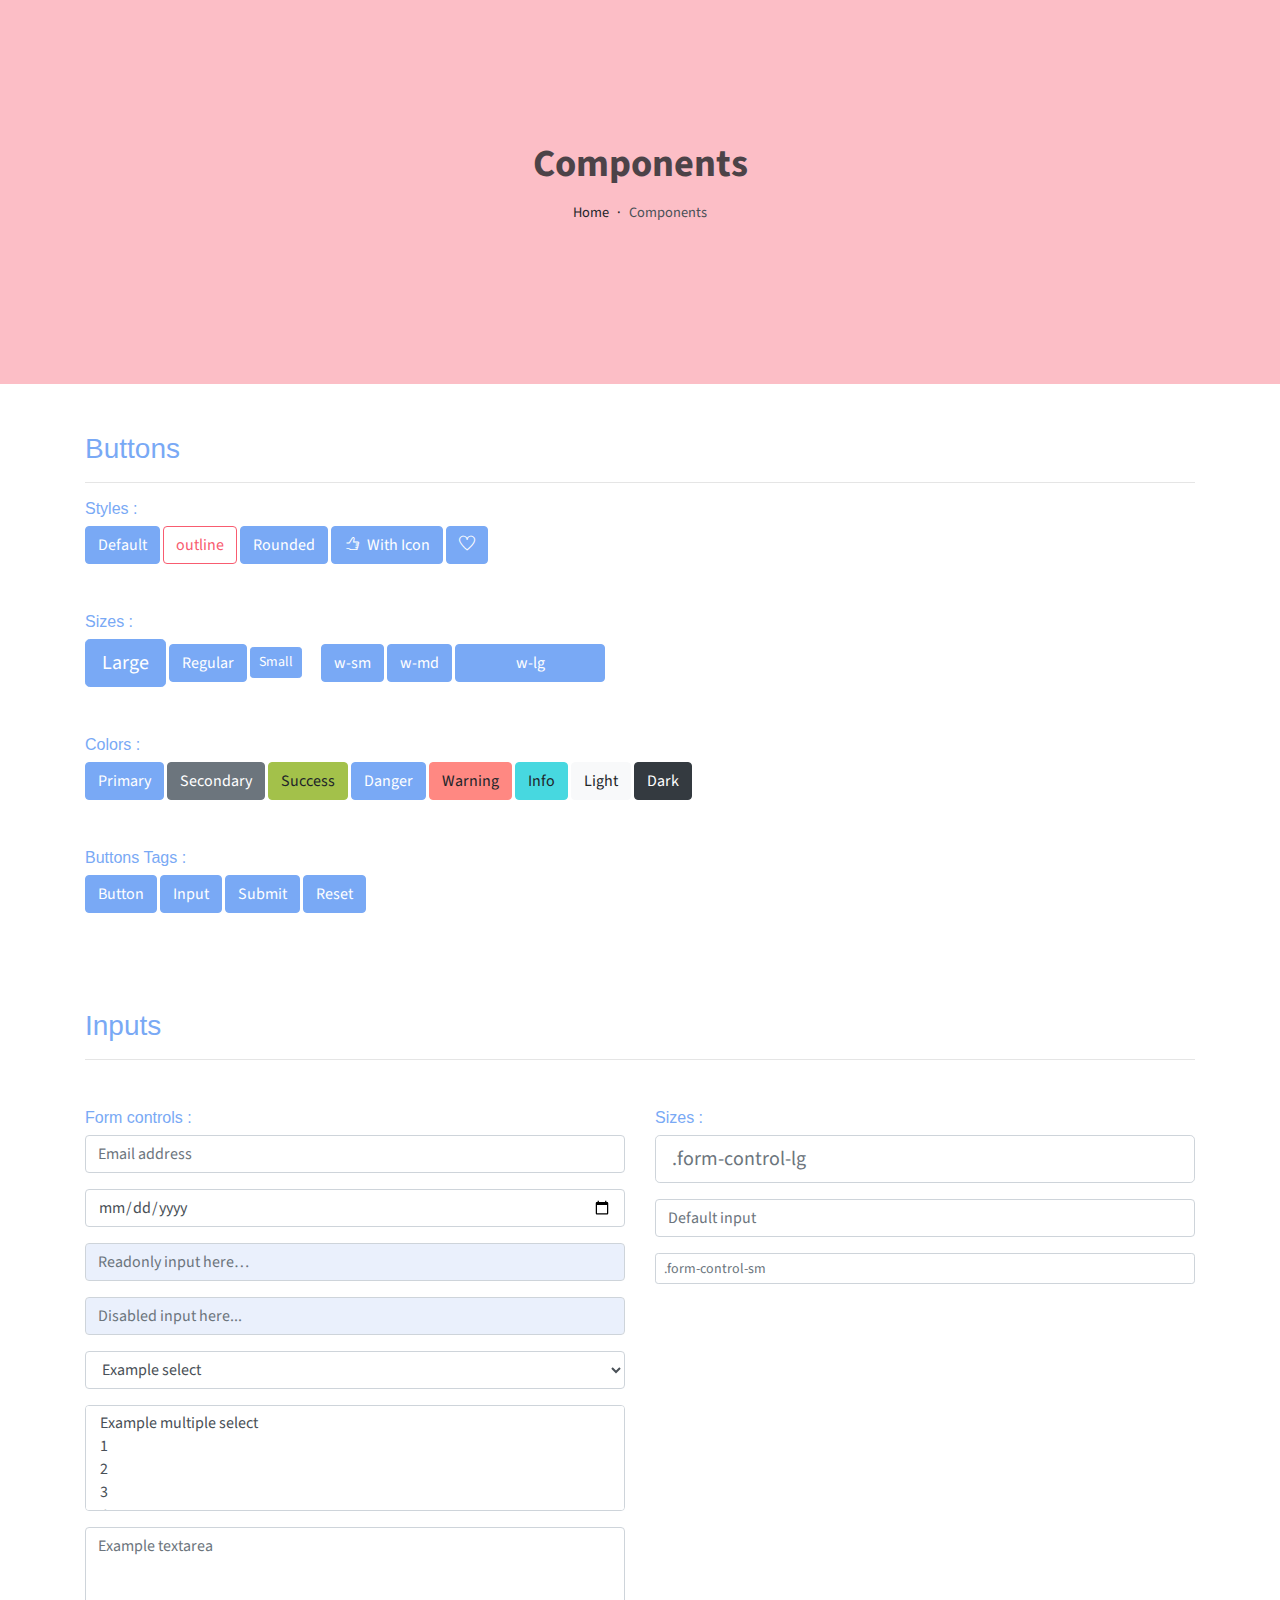
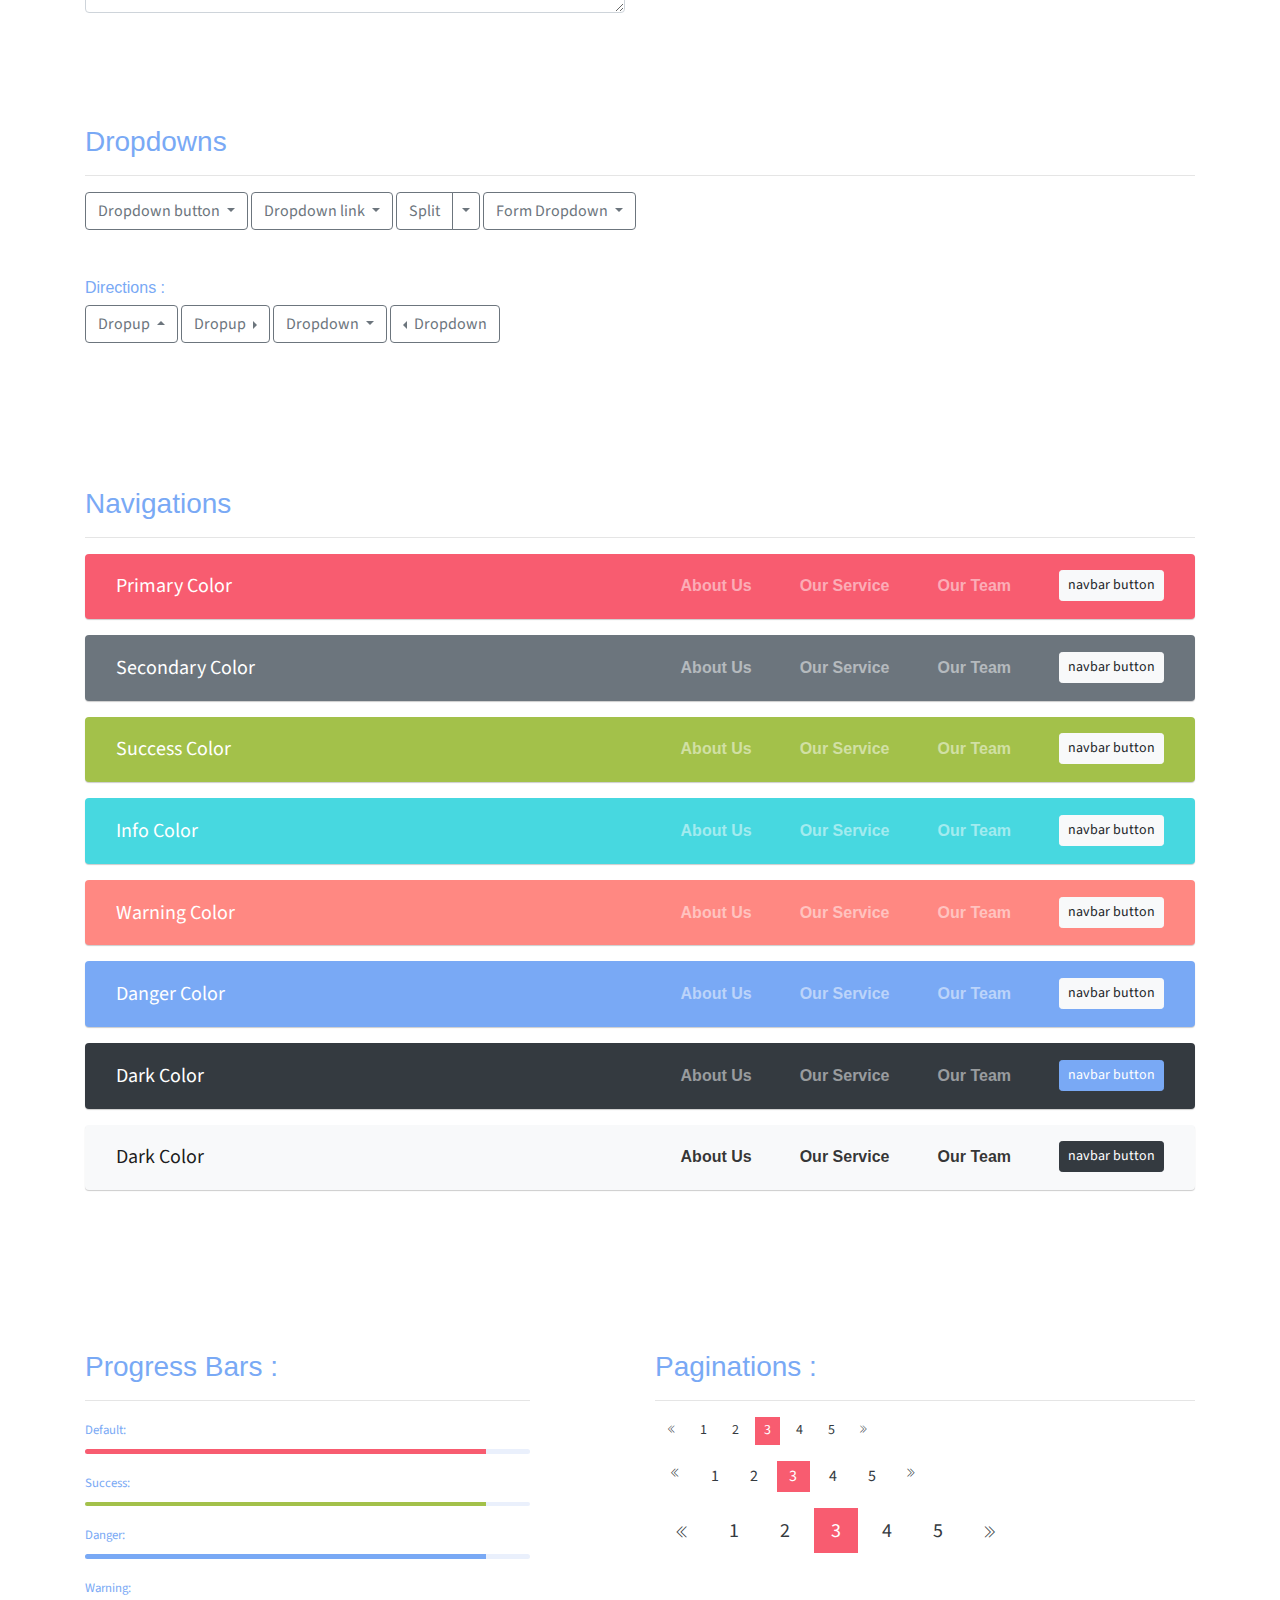
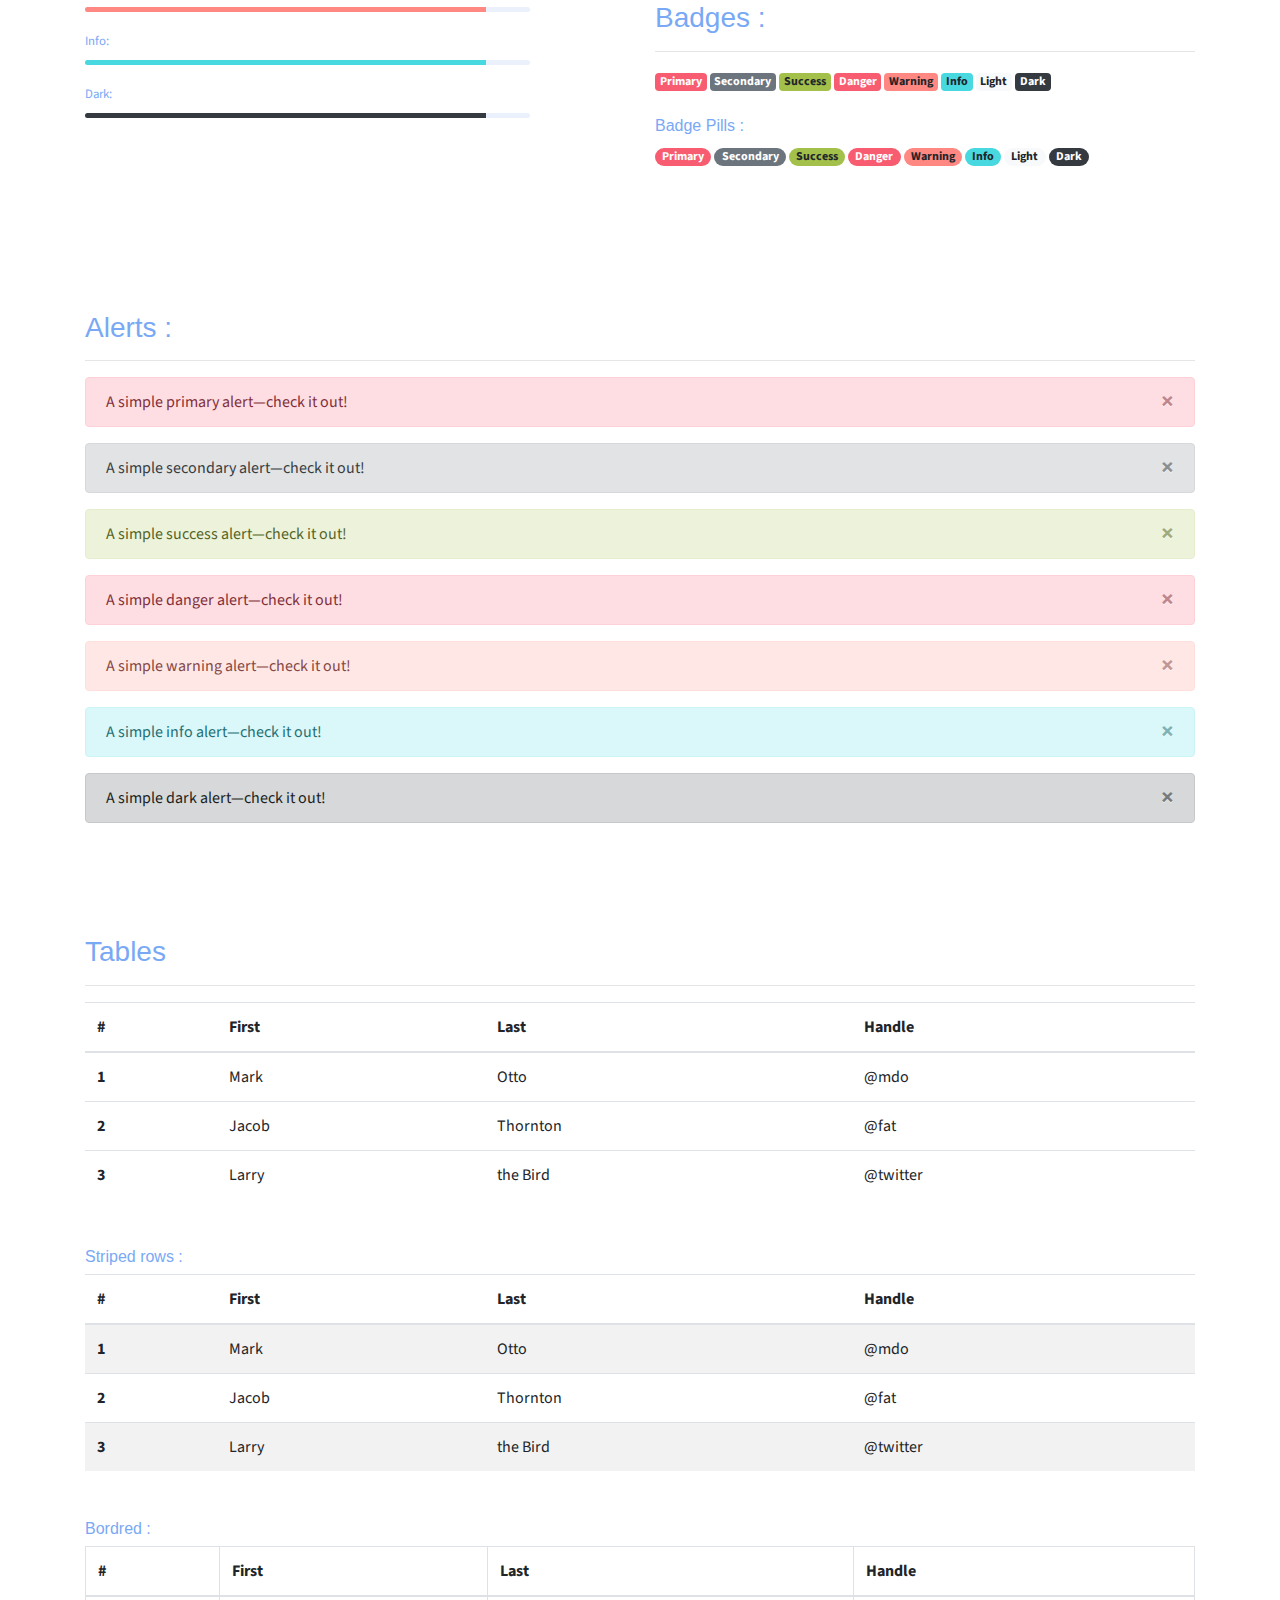
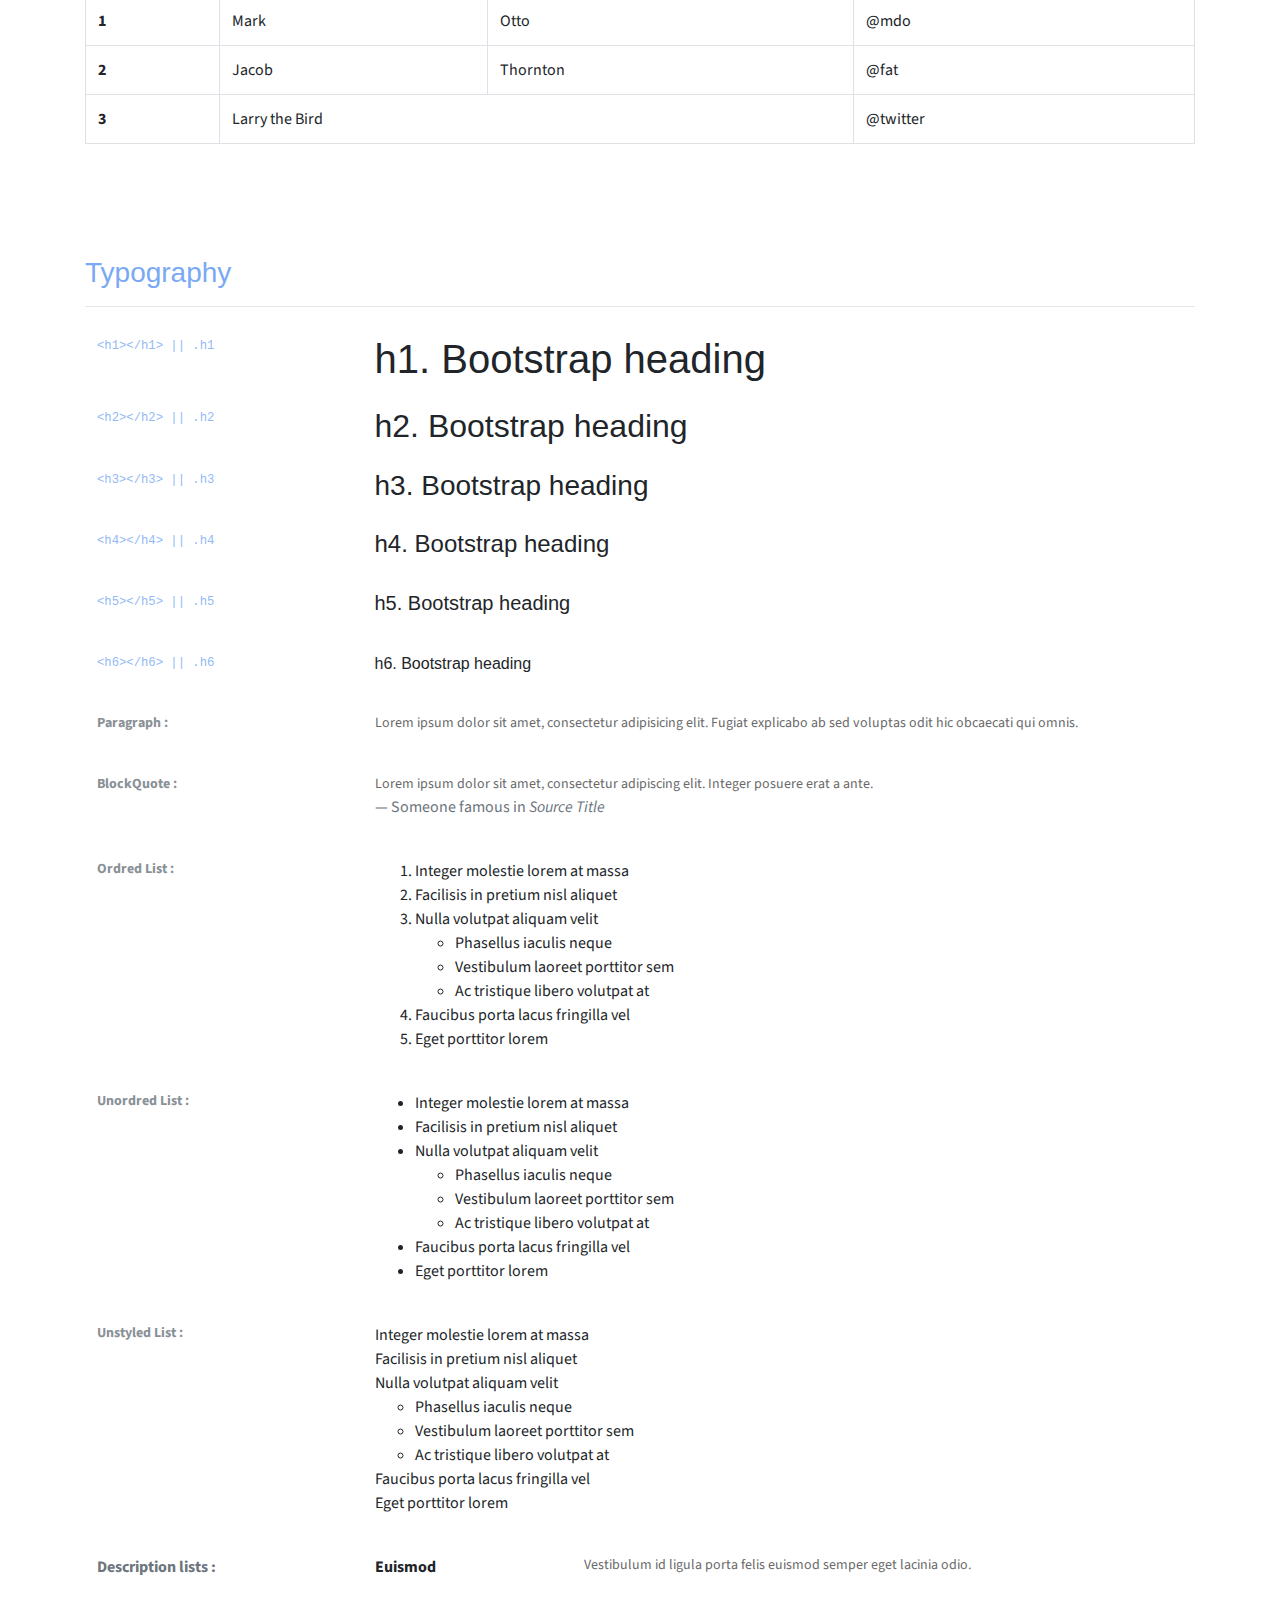
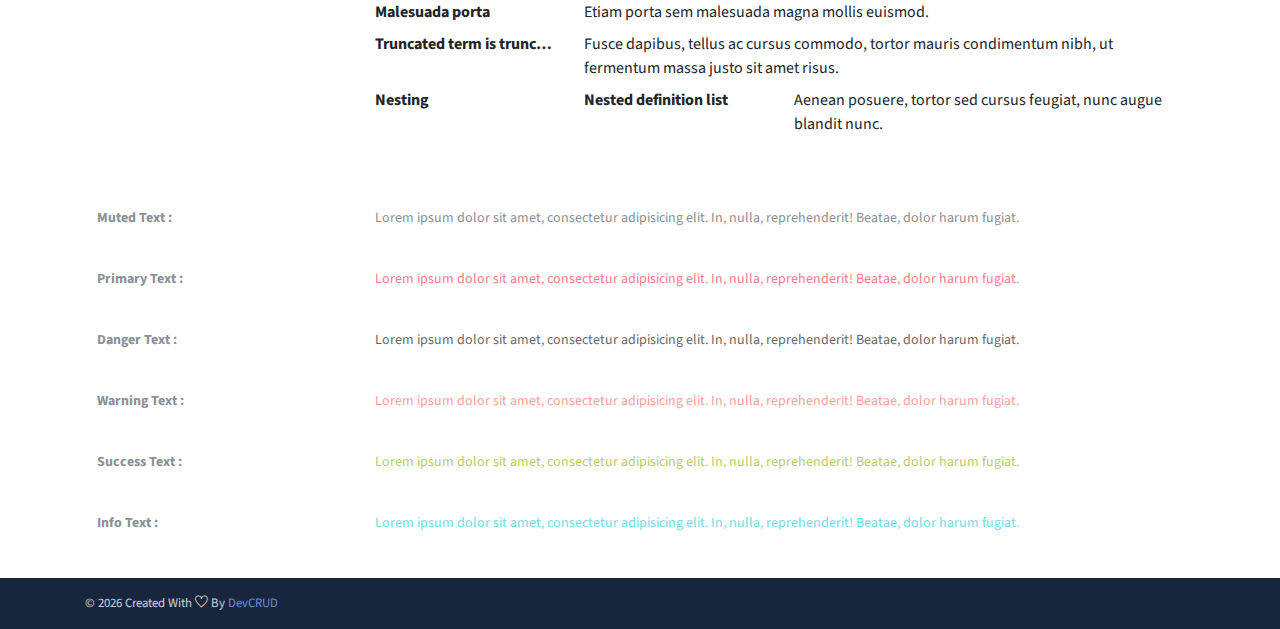
<file: components.html>
<!DOCTYPE html>
<html lang="en">
<head>
   <meta charset="utf-8">
   <meta name="viewport" content="width=device-width, initial-scale=1, shrink-to-fit=no">
   <meta name="description" content="Start your development with JohnDoe landing page.">
   <meta name="author" content="Devcrud">
   <title>JohnDoe Landing page | Components</title>
   <link rel="icon" href="assets/imgs/favicon.png" type="image/png">
   <!-- font icons -->
   <link rel="stylesheet" href="assets/vendors/themify-icons/css/themify-icons.css">
   <!-- Bootstrap + Steller  -->
   <link rel="stylesheet" href="assets/css/johndoe.css">
</head>
<body>

   <!-- Page Header -->
   <header class="header header-mini"> 
      <div class="header-title">Components</div> 
      <nav aria-label="breadcrumb">
         <ol class="breadcrumb">
            <li class="breadcrumb-item"><a href="/">Home</a></li>
            <li class="breadcrumb-item active" aria-current="page">Components</li>
         </ol>
      </nav>
   </header> <!-- End Of Page Header -->

   <!-- main content -->
   <div class="container">

      <!-- Buttons -->
      <h3 class="mt-5">Buttons</h3>
      <hr>
      <h6 class="section-secondary-title">Styles :</h6>
      <button class="btn btn-primary">Default</button>
      <button class="btn btn-outline-primary">outline</button>
      <button class="btn btn-primary rounded">Rounded</button>
      <button class="btn btn-primary rounded"><i class="ti-thumb-up pr-1"></i> With Icon</button>
      <button class="btn btn-primary circle"><i class="ti-heart"></i></button>

      <h6 class="section-secondary-title mt-5">Sizes :</h6>
      <button class="btn btn-primary btn-lg">Large</button>
      <button class="btn btn-primary ">Regular</button>
      <button class="btn btn-primary btn-sm">Small</button>
      <button class="btn btn-primary w-sm ml-3">w-sm</button>
      <button class="btn btn-primary w-md">w-md</button>
      <button class="btn btn-primary w-lg">w-lg</button>

      <h6 class="section-secondary-title mt-5">Colors :</h6>          
      <button type="button" class="btn btn-primary">Primary</button>
      <button type="button" class="btn btn-secondary">Secondary</button>
      <button type="button" class="btn btn-success">Success</button>
      <button type="button" class="btn btn-danger">Danger</button>
      <button type="button" class="btn btn-warning">Warning</button>
      <button type="button" class="btn btn-info">Info</button>
      <button type="button" class="btn btn-light">Light</button>
      <button type="button" class="btn btn-dark">Dark</button>

      <h6 class="section-secondary-title mt-5">Buttons Tags :</h6>
      <button class="btn btn-primary" type="submit">Button</button>
      <input class="btn btn-primary" type="button" value="Input">
      <input class="btn btn-primary" type="submit" value="Submit">
      <input class="btn btn-primary" type="reset" value="Reset">
      
      <!-- devider -->
      <div class="py-5"></div>

      <!-- Inputs -->
      <h3>Inputs</h3>
      <hr>
      <div class="row mt-5">
         <div class="col-md-6">
            <h6 class="section-secondary-title">Form controls :</h6>        
            <div class="form-group">
               <input type="email" class="form-control" id="exampleFormControlInput1" placeholder="Email address">
            </div>
            <div class="form-group">
               <input type="date" class="form-control" id="exampleFormControlInput1" placeholder="Date">
            </div>
            <div class="form-group">
               <input class="form-control" type="text" placeholder="Readonly input here…" readonly>
            </div>
            <div class="form-group">
               <input class="form-control" id="disabledInput" type="text" placeholder="Disabled input here..." disabled>
            </div>
            <div class="form-group">
               <select class="form-control" id="exampleFormControlSelect1">
                  <option>Example select</option>
                  <option>1</option>
                  <option>2</option>
                  <option>3</option>
                  <option>4</option>
                  <option>5</option>
               </select>
            </div>
            <div class="form-group">
               <select multiple class="form-control" id="exampleFormControlSelect2">
                  <option>Example multiple select</option>
                  <option>1</option>
                  <option>2</option>
                  <option>3</option>
                  <option>4</option>
                  <option>5</option>
               </select>
            </div>
            <div class="form-group">
               <textarea class="form-control" id="exampleFormControlTextarea1" rows="3" placeholder="Example textarea"></textarea>
            </div>
         </div>
         <div class="col-md-6">
            <h6 class="section-secondary-title">Sizes :</h6>    
            <div class="form-group">
               <input class="form-control form-control-lg" type="text" placeholder=".form-control-lg">             
            </div>
            <div class="form-group">
               <input class="form-control" type="text" placeholder="Default input">
            </div>
            <div class="form-group">
               <input class="form-control form-control-sm" type="text" placeholder=".form-control-sm"> 
            </div>
         </div>
      </div> <!-- end of inputs -->   

      <!-- devider -->
      <div class="py-5"></div>             

      <!-- Dropdowns -->
      <h3 class="components-section-title font-weight-normal">Dropdowns</h3>
      <hr>
      <div class="dropdown d-inline-block">
         <button class="btn btn-outline-secondary dropdown-toggle" type="button" id="dropdownMenuButton" data-toggle="dropdown" aria-haspopup="true" aria-expanded="false">
         Dropdown button
         </button>
         <div class="dropdown-menu" aria-labelledby="dropdownMenuButton">
         <a class="dropdown-item" href="#">Action</a>
         <a class="dropdown-item" href="#">Another action</a>
         <a class="dropdown-item" href="#">Something else here</a>
         </div>
      </div>
      <div class="dropdown d-inline-block">
         <a class="btn btn-outline-secondary dropdown-toggle" href="#" role="button" id="dropdownMenuLink" data-toggle="dropdown" aria-haspopup="true" aria-expanded="false">
            Dropdown link
         </a>
         <div class="dropdown-menu" aria-labelledby="dropdownMenuLink">
            <a class="dropdown-item" href="#">Action</a>
            <a class="dropdown-item" href="#">Another action</a>
            <a class="dropdown-item" href="#">Something else here</a>
         </div>
      </div>
      <div class="btn-group">
         <button type="button" class="btn btn-outline-secondary">Split</button>
         <button type="button" class="btn btn-outline-secondary dropdown-toggle dropdown-toggle-split" data-toggle="dropdown" aria-haspopup="true" aria-expanded="false">
         <span class="sr-only">Toggle Dropdown</span>
         </button>
         <div class="dropdown-menu">
            <a class="dropdown-item" href="#">Action</a>
            <a class="dropdown-item" href="#">Another action</a>
            <a class="dropdown-item" href="#">Something else here</a>
            <div class="dropdown-divider"></div>
            <a class="dropdown-item" href="#">Separated link</a>
         </div>
      </div>
      <div class="btn-group">
         <button class="btn btn-outline-secondary dropdown-toggle" type="button" id="dropdownMenuButton" data-toggle="dropdown" aria-haspopup="true" aria-expanded="false">
            Form Dropdown
         </button>
         <div class="dropdown-menu form">
            <form class="px-4 py-3">
               <div class="form-group">
                  <input type="email" class="form-control" id="exampleDropdownFormEmail1" placeholder="email@example.com">
               </div>
               <div class="form-group">
                  <input type="password" class="form-control" id="exampleDropdownFormPassword1" placeholder="Password">
               </div>
               <div class="form-check mb-3">
                  <input type="checkbox" class="form-check-input" id="dropdownCheck">
                  <label class="form-check-label" for="dropdownCheck">
                     Remember me
                  </label>
               </div>
               <button type="submit" class="btn btn-primary btn-block">Sign in</button>
            </form>
            <div class="dropdown-divider"></div>
            <a class="dropdown-item" href="#"><small>New around here? Sign up</small></a>
            <a class="dropdown-item" href="#"><small>Forgot password?</small></a>
         </div>
      </div>       
      <h6 class="section-secondary-title mt-5">Directions :</h6>  
      <div class="btn-group dropup">
         <button type="button" class="btn btn-outline-secondary dropdown-toggle" data-toggle="dropdown" aria-haspopup="true" aria-expanded="false">
            Dropup
         </button>
         <div class="dropdown-menu">
            <a class="dropdown-item" href="#">Action</a>
            <a class="dropdown-item" href="#">Another action</a>
            <a class="dropdown-item" href="#">Something else here</a>
            <div class="dropdown-divider"></div>
            <a class="dropdown-item" href="#">Separated link</a>
         </div>
      </div>
      <div class="btn-group dropright">
         <button type="button" class="btn btn-outline-secondary dropdown-toggle" data-toggle="dropdown" aria-haspopup="true" aria-expanded="false">
            Dropup
         </button>
         <div class="dropdown-menu">
            <a class="dropdown-item" href="#">Action</a>
            <a class="dropdown-item" href="#">Another action</a>
            <a class="dropdown-item" href="#">Something else here</a>
            <div class="dropdown-divider"></div>
            <a class="dropdown-item" href="#">Separated link</a>
         </div>
      </div>
      <div class="btn-group">
         <button type="button" class="btn btn-outline-secondary dropdown-toggle" data-toggle="dropdown" aria-haspopup="true" aria-expanded="false">
            Dropdown
         </button>
         <div class="dropdown-menu">
            <a class="dropdown-item" href="#">Action</a>
            <a class="dropdown-item" href="#">Another action</a>
            <a class="dropdown-item" href="#">Something else here</a>
            <div class="dropdown-divider"></div>
            <a class="dropdown-item" href="#">Separated link</a>
         </div>
      </div>
      <div class="btn-group dropleft">
         <button type="button" class="btn btn-outline-secondary dropdown-toggle" data-toggle="dropdown" aria-haspopup="true" aria-expanded="false">
            Dropdown
         </button>
         <div class="dropdown-menu">
            <a class="dropdown-item" href="#">Action</a>
            <a class="dropdown-item" href="#">Another action</a>
            <a class="dropdown-item" href="#">Something else here</a>
            <div class="dropdown-divider"></div>
            <a class="dropdown-item" href="#">Separated link</a>
         </div>
      </div> <!-- end of Dropdowns -->  

      <!-- devider -->
      <div class="py-5"></div>   

      <!-- navbars -->
      <h3 class="components-section-title font-weight-normal mt-5">Navigations</h3>
      <hr>
      <nav class="navbar navbar-expand-sm navbar-dark bg-primary rounded shadow mb-3">
         <div class="container">
            <a class="navbar-brand" href="#">Primary Color</a>
            <button class="navbar-toggler ml-auto" type="button" data-toggle="collapse" data-target="#navbarSupportedContent" aria-controls="navbarSupportedContent" aria-expanded="false" aria-label="Toggle navigation">
            <span class="navbar-toggler-icon"></span>
            </button>
            <div class="collapse navbar-collapse" id="navbarSupportedContent">
               <ul class="navbar-nav ml-auto"> 
                  <li class="nav-item">
                     <a class="nav-link" href="#about">About Us</a>
                  </li>
                  <li class="nav-item">
                     <a class="nav-link" href="#service">Our Service</a>
                  </li>
                  <li class="nav-item">
                     <a class="nav-link" href="#team">Our Team</a>
                  </li>
                  <li class="nav-item">
                     <a href="#book-table" class="ml-4 mt-1 btn btn-light btn-sm">navbar button</a>
                  </li>
               </ul>                       
            </div>
         </div>
      </nav>
      <nav class="navbar navbar-expand-sm navbar-dark bg-secondary rounded shadow mb-3">
         <div class="container">
            <a class="navbar-brand" href="#">Secondary Color</a>
            <button class="navbar-toggler ml-auto" type="button" data-toggle="collapse" data-target="#navbarSupportedContent" aria-controls="navbarSupportedContent" aria-expanded="false" aria-label="Toggle navigation">
            <span class="navbar-toggler-icon"></span>
            </button>
            <div class="collapse navbar-collapse" id="navbarSupportedContent">
               <ul class="navbar-nav ml-auto"> 
                  <li class="nav-item">
                     <a class="nav-link" href="#about">About Us</a>
                  </li>
                  <li class="nav-item">
                     <a class="nav-link" href="#service">Our Service</a>
                  </li>
                  <li class="nav-item">
                     <a class="nav-link" href="#team">Our Team</a>
                  </li>
                  <li class="nav-item">
                     <a href="#book-table" class="ml-4 mt-1 btn btn-light btn-sm">navbar button</a>
                  </li>
               </ul>                       
            </div>
         </div>
      </nav>
      <nav class="navbar navbar-expand-sm navbar-dark bg-success rounded shadow mb-3">
         <div class="container">
            <a class="navbar-brand" href="#">Success Color</a>
            <button class="navbar-toggler ml-auto" type="button" data-toggle="collapse" data-target="#navbarSupportedContent" aria-controls="navbarSupportedContent" aria-expanded="false" aria-label="Toggle navigation">
            <span class="navbar-toggler-icon"></span>
            </button>
            <div class="collapse navbar-collapse" id="navbarSupportedContent">
               <ul class="navbar-nav ml-auto"> 
                  <li class="nav-item">
                     <a class="nav-link" href="#about">About Us</a>
                  </li>
                  <li class="nav-item">
                     <a class="nav-link" href="#service">Our Service</a>
                  </li>
                  <li class="nav-item">
                     <a class="nav-link" href="#team">Our Team</a>
                  </li>
                  <li class="nav-item">
                     <a href="#book-table" class="ml-4 mt-1 btn btn-light btn-sm">navbar button</a>
                  </li>
               </ul>                       
            </div>
         </div>
      </nav>
      <nav class="navbar navbar-expand-sm navbar-dark bg-info rounded shadow mb-3">
         <div class="container">
            <a class="navbar-brand" href="#">Info Color</a>
            <button class="navbar-toggler ml-auto" type="button" data-toggle="collapse" data-target="#navbarSupportedContent" aria-controls="navbarSupportedContent" aria-expanded="false" aria-label="Toggle navigation">
            <span class="navbar-toggler-icon"></span>
            </button>
            <div class="collapse navbar-collapse" id="navbarSupportedContent">
               <ul class="navbar-nav ml-auto"> 
                  <li class="nav-item">
                     <a class="nav-link" href="#about">About Us</a>
                  </li>
                  <li class="nav-item">
                     <a class="nav-link" href="#service">Our Service</a>
                  </li>
                  <li class="nav-item">
                     <a class="nav-link" href="#team">Our Team</a>
                  </li>
                  <li class="nav-item">
                     <a href="#book-table" class="ml-4 mt-1 btn btn-light btn-sm">navbar button</a>
                  </li>
               </ul>                       
            </div>
         </div>
      </nav>
      <nav class="navbar navbar-expand-sm navbar-dark bg-warning rounded shadow mb-3">
         <div class="container">
            <a class="navbar-brand" href="#">Warning Color</a>
            <button class="navbar-toggler ml-auto" type="button" data-toggle="collapse" data-target="#navbarSupportedContent" aria-controls="navbarSupportedContent" aria-expanded="false" aria-label="Toggle navigation">
            <span class="navbar-toggler-icon"></span>
            </button>
            <div class="collapse navbar-collapse" id="navbarSupportedContent">
               <ul class="navbar-nav ml-auto"> 
                  <li class="nav-item">
                     <a class="nav-link" href="#about">About Us</a>
                  </li>
                  <li class="nav-item">
                     <a class="nav-link" href="#service">Our Service</a>
                  </li>
                  <li class="nav-item">
                     <a class="nav-link" href="#team">Our Team</a>
                  </li>
                  <li class="nav-item">
                     <a href="#book-table" class="ml-4 mt-1 btn btn-light btn-sm">navbar button</a>
                  </li>
               </ul>                       
            </div>
         </div>
      </nav>
      <nav class="navbar navbar-expand-sm navbar-dark bg-danger rounded shadow mb-3">
         <div class="container">
            <a class="navbar-brand" href="#">Danger Color</a>
            <button class="navbar-toggler ml-auto" type="button" data-toggle="collapse" data-target="#navbarSupportedContent" aria-controls="navbarSupportedContent" aria-expanded="false" aria-label="Toggle navigation">
            <span class="navbar-toggler-icon"></span>
            </button>
            <div class="collapse navbar-collapse" id="navbarSupportedContent">
               <ul class="navbar-nav ml-auto"> 
                  <li class="nav-item">
                     <a class="nav-link" href="#about">About Us</a>
                  </li>
                  <li class="nav-item">
                     <a class="nav-link" href="#service">Our Service</a>
                  </li>
                  <li class="nav-item">
                     <a class="nav-link" href="#team">Our Team</a>
                  </li>
                  <li class="nav-item">
                     <a href="#book-table" class="ml-4 mt-1 btn btn-light btn-sm">navbar button</a>
                  </li>
               </ul>                       
            </div>
         </div>
      </nav>
      <nav class="navbar navbar-expand-sm navbar-dark bg-dark rounded shadow mb-3">
         <div class="container">
            <a class="navbar-brand" href="#">Dark Color</a>
            <button class="navbar-toggler ml-auto" type="button" data-toggle="collapse" data-target="#navbarSupportedContent" aria-controls="navbarSupportedContent" aria-expanded="false" aria-label="Toggle navigation">
            <span class="navbar-toggler-icon"></span>
            </button>
            <div class="collapse navbar-collapse" id="navbarSupportedContent">
               <ul class="navbar-nav ml-auto"> 
                  <li class="nav-item">
                     <a class="nav-link" href="#about">About Us</a>
                  </li>
                  <li class="nav-item">
                     <a class="nav-link" href="#service">Our Service</a>
                  </li>
                  <li class="nav-item">
                     <a class="nav-link" href="#team">Our Team</a>
                  </li>
                  <li class="nav-item">
                     <a href="#book-table" class="ml-4 mt-1 btn btn-primary btn-sm">navbar button</a>
                  </li>
               </ul>                       
            </div>
         </div>
      </nav>
      <nav class="navbar navbar-expand-sm navbar-light bg-light rounded shadow mb-3">
         <div class="container">
            <a class="navbar-brand" href="#">Dark Color</a>
            <button class="navbar-toggler ml-auto" type="button" data-toggle="collapse" data-target="#navbarSupportedContent" aria-controls="navbarSupportedContent" aria-expanded="false" aria-label="Toggle navigation">
            <span class="navbar-toggler-icon"></span>
            </button>
            <div class="collapse navbar-collapse" id="navbarSupportedContent">
               <ul class="navbar-nav ml-auto"> 
                  <li class="nav-item">
                     <a class="nav-link" href="#about">About Us</a>
                  </li>
                  <li class="nav-item">
                     <a class="nav-link" href="#service">Our Service</a>
                  </li>
                  <li class="nav-item">
                     <a class="nav-link" href="#team">Our Team</a>
                  </li>
                  <li class="nav-item">
                     <a href="#book-table" class="ml-4 mt-1 btn btn-dark btn-sm">navbar button</a>
                  </li>
               </ul>                       
            </div>
         </div>
      </nav>
      <!-- End of navbars -->

      <!-- devider -->
      <div class="py-5"></div>   
      
      <!-- progress bars -->
      <div class="row justify-content-between">
         <div class="col-md-5">
            <h3 class="components-section-title font-weight-normal mt-5">Progress Bars :</h3>
            <hr>
            <small>Default: </small>
            <div class="progress mt-2 mb-3">
               <div class="progress-bar" role="progressbar" style="width: 90%" aria-valuenow="25" aria-valuemin="0" aria-valuemax="100"></div>
            </div>
            <small>Success:</small>
            <div class="progress mt-2 mb-3">
               <div class="progress-bar bg-success" role="progressbar" style="width: 90%" aria-valuenow="25" aria-valuemin="0" aria-valuemax="100"></div>
            </div>
            <small>Danger:</small>
            <div class="progress mt-2 mb-3">
               <div class="progress-bar bg-danger" role="progressbar" style="width: 90%" aria-valuenow="25" aria-valuemin="0" aria-valuemax="100"></div>
            </div>
            <small>Warning:</small>
            <div class="progress mt-2 mb-3">
               <div class="progress-bar bg-warning" role="progressbar" style="width: 90%" aria-valuenow="25" aria-valuemin="0" aria-valuemax="100"></div>
            </div>
            <small>Info:</small>
            <div class="progress mt-2 mb-3">
               <div class="progress-bar bg-info" role="progressbar" style="width: 90%" aria-valuenow="25" aria-valuemin="0" aria-valuemax="100"></div>
            </div>
            <small>Dark:</small>
            <div class="progress mt-2 mb-3">
               <div class="progress-bar bg-dark" role="progressbar" style="width: 90%" aria-valuenow="25" aria-valuemin="0" aria-valuemax="100"></div>
            </div>
         </div>
         <div class="col-md-6">
            <h3 class="components-section-title font-weight-normal mt-5">Paginations :</h3>
            <hr>
            <nav aria-label="Page navigation example">
               <ul class="pagination pagination-sm">
                  <li class="page-item"><a class="page-link" href="#"><i class="ti-angle-double-left"></i></a></li>
                  <li class="page-item"><a class="page-link" href="#">1</a></li>
                  <li class="page-item"><a class="page-link" href="#">2</a></li>
                  <li class="page-item active"><a class="page-link" href="#">3</a></li>
                  <li class="page-item"><a class="page-link" href="#">4</a></li>
                  <li class="page-item"><a class="page-link" href="#">5</a></li>
                  <li class="page-item"><a class="page-link" href="#"><i class="ti-angle-double-right"></i></a></li>
               </ul>
            </nav>
            <nav aria-label="Page navigation example">
               <ul class="pagination">
               <li class="page-item"><a class="page-link" href="#"><i class="ti-angle-double-left"></i></a></li>
                  <li class="page-item"><a class="page-link" href="#">1</a></li>
                  <li class="page-item"><a class="page-link" href="#">2</a></li>
                  <li class="page-item active"><a class="page-link" href="#">3</a></li>
                  <li class="page-item"><a class="page-link" href="#">4</a></li>
                  <li class="page-item"><a class="page-link" href="#">5</a></li>
                  <li class="page-item"><a class="page-link" href="#"><i class="ti-angle-double-right"></i></a></li>
               </ul>
            </nav>
            <nav aria-label="Page navigation example">
               <ul class="pagination pagination-lg">
                  <li class="page-item"><a class="page-link" href="#"><i class="ti-angle-double-left"></i></a></li>
                  <li class="page-item"><a class="page-link" href="#">1</a></li>
                  <li class="page-item"><a class="page-link" href="#">2</a></li>
                  <li class="page-item active"><a class="page-link" href="#">3</a></li>
                  <li class="page-item"><a class="page-link" href="#">4</a></li>
                  <li class="page-item"><a class="page-link" href="#">5</a></li>
                  <li class="page-item"><a class="page-link" href="#"><i class="ti-angle-double-right"></i></a></li>
               </ul>
            </nav>

            <!-- Badges -->
            <h3 class="components-section-title font-weight-normal mt-5">Badges :</h3>
            <hr>
            <span class="badge badge-primary">Primary</span>
            <span class="badge badge-secondary">Secondary</span>
            <span class="badge badge-success">Success</span>
            <span class="badge badge-danger">Danger</span>
            <span class="badge badge-warning">Warning</span>
            <span class="badge badge-info">Info</span>
            <span class="badge badge-light">Light</span>
            <span class="badge badge-dark">Dark</span>
            <h6 class="section-secondary-title mt-4 mb-2">Badge Pills :</h6>
            <span class="badge badge-pill badge-primary">Primary</span>
            <span class="badge badge-pill badge-secondary">Secondary</span>
            <span class="badge badge-pill badge-success">Success</span>
            <span class="badge badge-pill badge-danger">Danger</span>
            <span class="badge badge-pill badge-warning">Warning</span>
            <span class="badge badge-pill badge-info">Info</span>
            <span class="badge badge-pill badge-light">Light</span>
            <span class="badge badge-pill badge-dark">Dark</span>
         </div>
      </div> <!-- End of Progress bars -->

      <!-- devider -->
      <div class="py-5"></div>  

      <!-- Alerts -->
      <h3 class="components-section-title font-weight-normal mt-5">Alerts :</h3>
      <hr>
      <div class="alert alert-primary alert-dismissible fade show" role="alert">
         A simple primary alert—check it out!
         <button type="button" class="close" data-dismiss="alert" aria-label="Close">
            <span aria-hidden="true">&times;</span>
         </button>
      </div>
      <div class="alert alert-secondary alert-dismissible fade show" role="alert">
         A simple secondary alert—check it out!
         <button type="button" class="close" data-dismiss="alert" aria-label="Close">
            <span aria-hidden="true">&times;</span>
         </button>
      </div>
      <div class="alert alert-success alert-dismissible fade show" role="alert">
         A simple success alert—check it out!
         <button type="button" class="close" data-dismiss="alert" aria-label="Close">
            <span aria-hidden="true">&times;</span>
         </button>
      </div>
      <div class="alert alert-danger alert-dismissible fade show" role="alert">
         A simple danger alert—check it out!
         <button type="button" class="close" data-dismiss="alert" aria-label="Close">
            <span aria-hidden="true">&times;</span>
         </button>
      </div>
      <div class="alert alert-warning alert-dismissible fade show" role="alert">
         A simple warning alert—check it out!
         <button type="button" class="close" data-dismiss="alert" aria-label="Close">
            <span aria-hidden="true">&times;</span>
         </button>
      </div>
      <div class="alert alert-info alert-dismissible fade show" role="alert">
         A simple info alert—check it out!
         <button type="button" class="close" data-dismiss="alert" aria-label="Close">
            <span aria-hidden="true">&times;</span>
         </button>
      </div>
      <div class="alert alert-dark alert-dismissible fade show" role="alert">
         A simple dark alert—check it out!
         <button type="button" class="close" data-dismiss="alert" aria-label="Close">
            <span aria-hidden="true">&times;</span>
         </button>
      </div>
      <!-- end of alerts -->

      <!-- devider -->
      <div class="py-5"></div> 
   
      <!-- tables -->
      <h3 class="components-section-title">Tables</h3>
      <hr>
      <table class="table">
         <thead>
            <tr>
               <th scope="col">#</th>
               <th scope="col">First</th>
               <th scope="col">Last</th>
               <th scope="col">Handle</th>
            </tr>
         </thead>
         <tbody>
            <tr>
               <th scope="row">1</th>
               <td>Mark</td>
               <td>Otto</td>
               <td>@mdo</td>
            </tr>
            <tr>
               <th scope="row">2</th>
               <td>Jacob</td>
               <td>Thornton</td>
               <td>@fat</td>
            </tr>
            <tr>
               <th scope="row">3</th>
               <td>Larry</td>
               <td>the Bird</td>
               <td>@twitter</td>
            </tr>
         </tbody>
      </table>

      <h6 class="section-secondary-title mt-5">Striped rows :</h6>
      <table class="table table-striped">
         <thead>
            <tr>
               <th scope="col">#</th>
               <th scope="col">First</th>
               <th scope="col">Last</th>
               <th scope="col">Handle</th>
            </tr>
         </thead>
         <tbody>
            <tr>
               <th scope="row">1</th>
               <td>Mark</td>
               <td>Otto</td>
               <td>@mdo</td>
            </tr>
            <tr>
               <th scope="row">2</th>
               <td>Jacob</td>
               <td>Thornton</td>
               <td>@fat</td>
            </tr>
            <tr>
               <th scope="row">3</th>
               <td>Larry</td>
               <td>the Bird</td>
               <td>@twitter</td>
            </tr>
         </tbody>
      </table>

      <h6 class="section-secondary-title mt-5">Bordred :</h6>
      <table class="table table-bordered">
         <thead>
            <tr>
               <th scope="col">#</th>
               <th scope="col">First</th>
               <th scope="col">Last</th>
               <th scope="col">Handle</th>
            </tr>
         </thead>
         <tbody>
            <tr>
               <th scope="row">1</th>
               <td>Mark</td>
               <td>Otto</td>
               <td>@mdo</td>
            </tr>
            <tr>
               <th scope="row">2</th>
               <td>Jacob</td>
               <td>Thornton</td>
               <td>@fat</td>
            </tr>
            <tr>
               <th scope="row">3</th>
               <td colspan="2">Larry the Bird</td>
               <td>@twitter</td>
            </tr>
         </tbody>
      </table>
      <!-- end of tables -->

      <!-- devider -->
      <div class="py-5"></div> 

      <!-- typography -->
      <h3 class="components-section-title">Typography</h3>
      <hr>
     
      <table class="table table-borderless v-align-center">
         <tbody>
            <tr>
               <td>
                  <p><code class="highlighter-rouge">&lt;h1&gt;&lt;/h1&gt; || .h1</code></p>
               </td>
               <td class="w-75"><span class="h1">h1. Bootstrap heading</span></td>
            </tr>
            <tr>
               <td>
                  <p><code class="highlighter-rouge">&lt;h2&gt;&lt;/h2&gt; || .h2</code></p>
               </td>
               <td><span class="h2">h2. Bootstrap heading</span></td>
            </tr>
            <tr>
               <td>
                  <p><code class="highlighter-rouge">&lt;h3&gt;&lt;/h3&gt; || .h3</code></p>
               </td>
               <td><span class="h3">h3. Bootstrap heading</span></td>
            </tr>
            <tr>
               <td>
                  <p><code class="highlighter-rouge">&lt;h4&gt;&lt;/h4&gt; || .h4</code></p>
               </td>
               <td><span class="h4">h4. Bootstrap heading</span></td>
            </tr>
            <tr>
               <td>
                  <p><code class="highlighter-rouge">&lt;h5&gt;&lt;/h5&gt; || .h5</code></p>
               </td>
               <td><span class="h5">h5. Bootstrap heading</span></td>
            </tr>
            <tr>
               <td>
                  <p><code class="highlighter-rouge">&lt;h6&gt;&lt;/h6&gt; || .h6</code></p>
               </td>
               <td><span class="h6">h6. Bootstrap heading</span></td>
            </tr>
            <tr>
               <td>
                  <p class="font-weight-bold text-muted">Paragraph :</p>
               </td>
               <td><p>Lorem ipsum dolor sit amet, consectetur adipisicing elit. Fugiat explicabo ab sed voluptas odit hic obcaecati qui omnis.</p></td>
            </tr>
            <tr>
               <td>
                  <p class="font-weight-bold text-muted">BlockQuote :</p>
               </td>
               <td>
                  <blockquote class="blockquote">
                     <p class="mb-0">Lorem ipsum dolor sit amet, consectetur adipiscing elit. Integer posuere erat a ante.</p>
                     <footer class="blockquote-footer">Someone famous in <cite title="Source Title">Source Title</cite></footer>
                  </blockquote>
               </td>
            </tr>

            
            <tr>
               <td><p class="font-weight-bold text-muted">Ordred List :</p></td>
               <td>
                  <ol>
                     <li>Integer molestie lorem at massa</li>
                     <li>Facilisis in pretium nisl aliquet</li>
                     <li>Nulla volutpat aliquam velit
                        <ul>
                           <li>Phasellus iaculis neque</li>
                           <li>Vestibulum laoreet porttitor sem</li>
                           <li>Ac tristique libero volutpat at</li>
                        </ul>
                     </li>
                     <li>Faucibus porta lacus fringilla vel</li>
                     <li>Eget porttitor lorem</li>
                  </ol>
               </td>
            </tr>
            <tr>
               <td><p class="font-weight-bold text-muted">Unordred List :</p></td>
               <td>
                  <ul >
                     <li>Integer molestie lorem at massa</li>
                     <li>Facilisis in pretium nisl aliquet</li>
                     <li>Nulla volutpat aliquam velit
                        <ul>
                           <li>Phasellus iaculis neque</li>
                           <li>Vestibulum laoreet porttitor sem</li>
                           <li>Ac tristique libero volutpat at</li>
                        </ul>
                     </li>
                     <li>Faucibus porta lacus fringilla vel</li>
                     <li>Eget porttitor lorem</li>
                  </ul>
               </td>
            </tr>
            <tr>
               <td><p class="font-weight-bold text-muted">Unstyled List :</p></td>
               <td>
                  <ul class="list-unstyled">
                     <li>Integer molestie lorem at massa</li>
                     <li>Facilisis in pretium nisl aliquet</li>
                     <li>Nulla volutpat aliquam velit
                        <ul>
                           <li>Phasellus iaculis neque</li>
                           <li>Vestibulum laoreet porttitor sem</li>
                           <li>Ac tristique libero volutpat at</li>
                        </ul>
                     </li>
                     <li>Faucibus porta lacus fringilla vel</li>
                     <li>Eget porttitor lorem</li>
                  </ul>
               </td>
            </tr>
            <tr>
               <td class="font-weight-bold text-muted">Description lists : </td>
               <td>
                  <dl class="row">
                     <dt class="col-sm-3">Euismod</dt>
                     <dd class="col-sm-9">
                        <p>Vestibulum id ligula porta felis euismod semper eget lacinia odio.</p>
                     </dd>

                     <dt class="col-sm-3">Malesuada porta</dt>
                     <dd class="col-sm-9">Etiam porta sem malesuada magna mollis euismod.</dd>

                     <dt class="col-sm-3 text-truncate">Truncated term is truncated</dt>
                     <dd class="col-sm-9">Fusce dapibus, tellus ac cursus commodo, tortor mauris condimentum nibh, ut fermentum massa justo sit amet risus.</dd>

                     <dt class="col-sm-3">Nesting</dt>
                     <dd class="col-sm-9">
                        <dl class="row">
                           <dt class="col-sm-4">Nested definition list</dt>
                           <dd class="col-sm-8">Aenean posuere, tortor sed cursus feugiat, nunc augue blandit nunc.</dd>
                        </dl>
                     </dd>
                  </dl>
               </td>
            </tr>
            <tr>
               <td>
                  <p class="font-weight-bold text-muted">Muted Text :</p>
               </td>
               <td>
                  <p class="text-muted">Lorem ipsum dolor sit amet, consectetur adipisicing elit. In, nulla, reprehenderit! Beatae, dolor harum fugiat.</p>
               </td>
            </tr>
            <tr>
               <td>
                  <p class="font-weight-bold text-muted">Primary Text :</p>
               </td>
               <td>
                  <p class="text-primary">Lorem ipsum dolor sit amet, consectetur adipisicing elit. In, nulla, reprehenderit! Beatae, dolor harum fugiat.</p>
               </td>
            </tr>
            <tr>
               <td>
                  <p class="font-weight-bold text-muted">Danger Text :</p>
               </td>
               <td>
                  <p class="text-danger">Lorem ipsum dolor sit amet, consectetur adipisicing elit. In, nulla, reprehenderit! Beatae, dolor harum fugiat.</p>
               </td>
            </tr>
            <tr>
               <td>
                  <p class="font-weight-bold text-muted">Warning Text :</p>
               </td>
               <td>
                  <p class="text-warning">Lorem ipsum dolor sit amet, consectetur adipisicing elit. In, nulla, reprehenderit! Beatae, dolor harum fugiat.</p>
               </td>
            </tr>
            <tr>
               <td>
                  <p class="font-weight-bold text-muted">Success Text :</p>
               </td>
               <td>
                  <p class="text-success">Lorem ipsum dolor sit amet, consectetur adipisicing elit. In, nulla, reprehenderit! Beatae, dolor harum fugiat.</p>
               </td>
            </tr>
            <tr>
               <td>
                  <p class="font-weight-bold text-muted">Info Text :</p>
               </td>
               <td>
                  <p class="text-info">Lorem ipsum dolor sit amet, consectetur adipisicing elit. In, nulla, reprehenderit! Beatae, dolor harum fugiat.</p>
               </td>
            </tr>
         </tbody>
      </table>
   </div>
   <!-- end of typography -->

   <!-- Page Footer -->
   <footer class="footer py-3">
        <div class="container">
            <p class="small mb-0 text-light">
                &copy; <script>document.write(new Date().getFullYear())</script> Created With <i class="ti-heart text-danger"></i> By <a href="http://devcrud.com" target="_blank"><span class="text-danger" title="Bootstrap 4 Themes and Dashboards">DevCRUD</span></a> 
            </p>
        </div>
    </footer>
   <!-- End of Page Footer -->  
   
   <!-- core  -->
   <script src="assets/vendors/jquery/jquery-3.4.1.js"></script>
   <script src="assets/vendors/bootstrap/bootstrap.bundle.js"></script>

</body>
</html>
</file>
<file: assets/vendors/themify-icons/css/themify-icons.css>
@font-face {
	font-family: 'themify';
	src:url("../fonts/themify.eot?-fvbane");
	src:url("../fonts/themify.eot?#iefix-fvbane") format("embedded-opentype"),
		url("../fonts/themify.woff?-fvbane") format("woff"),
		url("../fonts/themify.ttf?-fvbane") format("truetype"),
		url("../fonts/themify.svg?-fvbane#themify") format("svg");
	font-weight: normal;
	font-style: normal;
}

[class^="ti-"], [class*=" ti-"] {
	font-family: 'themify';
	speak: none;
	font-style: normal;
	font-weight: normal;
	font-variant: normal;
	text-transform: none;
	line-height: 1;

	/* Better Font Rendering =========== */
	-webkit-font-smoothing: antialiased;
	-moz-osx-font-smoothing: grayscale;
}

.ti-wand:before {
	content: "\e600";
}
.ti-volume:before {
	content: "\e601";
}
.ti-user:before {
	content: "\e602";
}
.ti-unlock:before {
	content: "\e603";
}
.ti-unlink:before {
	content: "\e604";
}
.ti-trash:before {
	content: "\e605";
}
.ti-thought:before {
	content: "\e606";
}
.ti-target:before {
	content: "\e607";
}
.ti-tag:before {
	content: "\e608";
}
.ti-tablet:before {
	content: "\e609";
}
.ti-star:before {
	content: "\e60a";
}
.ti-spray:before {
	content: "\e60b";
}
.ti-signal:before {
	content: "\e60c";
}
.ti-shopping-cart:before {
	content: "\e60d";
}
.ti-shopping-cart-full:before {
	content: "\e60e";
}
.ti-settings:before {
	content: "\e60f";
}
.ti-search:before {
	content: "\e610";
}
.ti-zoom-in:before {
	content: "\e611";
}
.ti-zoom-out:before {
	content: "\e612";
}
.ti-cut:before {
	content: "\e613";
}
.ti-ruler:before {
	content: "\e614";
}
.ti-ruler-pencil:before {
	content: "\e615";
}
.ti-ruler-alt:before {
	content: "\e616";
}
.ti-bookmark:before {
	content: "\e617";
}
.ti-bookmark-alt:before {
	content: "\e618";
}
.ti-reload:before {
	content: "\e619";
}
.ti-plus:before {
	content: "\e61a";
}
.ti-pin:before {
	content: "\e61b";
}
.ti-pencil:before {
	content: "\e61c";
}
.ti-pencil-alt:before {
	content: "\e61d";
}
.ti-paint-roller:before {
	content: "\e61e";
}
.ti-paint-bucket:before {
	content: "\e61f";
}
.ti-na:before {
	content: "\e620";
}
.ti-mobile:before {
	content: "\e621";
}
.ti-minus:before {
	content: "\e622";
}
.ti-medall:before {
	content: "\e623";
}
.ti-medall-alt:before {
	content: "\e624";
}
.ti-marker:before {
	content: "\e625";
}
.ti-marker-alt:before {
	content: "\e626";
}
.ti-arrow-up:before {
	content: "\e627";
}
.ti-arrow-right:before {
	content: "\e628";
}
.ti-arrow-left:before {
	content: "\e629";
}
.ti-arrow-down:before {
	content: "\e62a";
}
.ti-lock:before {
	content: "\e62b";
}
.ti-location-arrow:before {
	content: "\e62c";
}
.ti-link:before {
	content: "\e62d";
}
.ti-layout:before {
	content: "\e62e";
}
.ti-layers:before {
	content: "\e62f";
}
.ti-layers-alt:before {
	content: "\e630";
}
.ti-key:before {
	content: "\e631";
}
.ti-import:before {
	content: "\e632";
}
.ti-image:before {
	content: "\e633";
}
.ti-heart:before {
	content: "\e634";
}
.ti-heart-broken:before {
	content: "\e635";
}
.ti-hand-stop:before {
	content: "\e636";
}
.ti-hand-open:before {
	content: "\e637";
}
.ti-hand-drag:before {
	content: "\e638";
}
.ti-folder:before {
	content: "\e639";
}
.ti-flag:before {
	content: "\e63a";
}
.ti-flag-alt:before {
	content: "\e63b";
}
.ti-flag-alt-2:before {
	content: "\e63c";
}
.ti-eye:before {
	content: "\e63d";
}
.ti-export:before {
	content: "\e63e";
}
.ti-exchange-vertical:before {
	content: "\e63f";
}
.ti-desktop:before {
	content: "\e640";
}
.ti-cup:before {
	content: "\e641";
}
.ti-crown:before {
	content: "\e642";
}
.ti-comments:before {
	content: "\e643";
}
.ti-comment:before {
	content: "\e644";
}
.ti-comment-alt:before {
	content: "\e645";
}
.ti-close:before {
	content: "\e646";
}
.ti-clip:before {
	content: "\e647";
}
.ti-angle-up:before {
	content: "\e648";
}
.ti-angle-right:before {
	content: "\e649";
}
.ti-angle-left:before {
	content: "\e64a";
}
.ti-angle-down:before {
	content: "\e64b";
}
.ti-check:before {
	content: "\e64c";
}
.ti-check-box:before {
	content: "\e64d";
}
.ti-camera:before {
	content: "\e64e";
}
.ti-announcement:before {
	content: "\e64f";
}
.ti-brush:before {
	content: "\e650";
}
.ti-briefcase:before {
	content: "\e651";
}
.ti-bolt:before {
	content: "\e652";
}
.ti-bolt-alt:before {
	content: "\e653";
}
.ti-blackboard:before {
	content: "\e654";
}
.ti-bag:before {
	content: "\e655";
}
.ti-move:before {
	content: "\e656";
}
.ti-arrows-vertical:before {
	content: "\e657";
}
.ti-arrows-horizontal:before {
	content: "\e658";
}
.ti-fullscreen:before {
	content: "\e659";
}
.ti-arrow-top-right:before {
	content: "\e65a";
}
.ti-arrow-top-left:before {
	content: "\e65b";
}
.ti-arrow-circle-up:before {
	content: "\e65c";
}
.ti-arrow-circle-right:before {
	content: "\e65d";
}
.ti-arrow-circle-left:before {
	content: "\e65e";
}
.ti-arrow-circle-down:before {
	content: "\e65f";
}
.ti-angle-double-up:before {
	content: "\e660";
}
.ti-angle-double-right:before {
	content: "\e661";
}
.ti-angle-double-left:before {
	content: "\e662";
}
.ti-angle-double-down:before {
	content: "\e663";
}
.ti-zip:before {
	content: "\e664";
}
.ti-world:before {
	content: "\e665";
}
.ti-wheelchair:before {
	content: "\e666";
}
.ti-view-list:before {
	content: "\e667";
}
.ti-view-list-alt:before {
	content: "\e668";
}
.ti-view-grid:before {
	content: "\e669";
}
.ti-uppercase:before {
	content: "\e66a";
}
.ti-upload:before {
	content: "\e66b";
}
.ti-underline:before {
	content: "\e66c";
}
.ti-truck:before {
	content: "\e66d";
}
.ti-timer:before {
	content: "\e66e";
}
.ti-ticket:before {
	content: "\e66f";
}
.ti-thumb-up:before {
	content: "\e670";
}
.ti-thumb-down:before {
	content: "\e671";
}
.ti-text:before {
	content: "\e672";
}
.ti-stats-up:before {
	content: "\e673";
}
.ti-stats-down:before {
	content: "\e674";
}
.ti-split-v:before {
	content: "\e675";
}
.ti-split-h:before {
	content: "\e676";
}
.ti-smallcap:before {
	content: "\e677";
}
.ti-shine:before {
	content: "\e678";
}
.ti-shift-right:before {
	content: "\e679";
}
.ti-shift-left:before {
	content: "\e67a";
}
.ti-shield:before {
	content: "\e67b";
}
.ti-notepad:before {
	content: "\e67c";
}
.ti-server:before {
	content: "\e67d";
}
.ti-quote-right:before {
	content: "\e67e";
}
.ti-quote-left:before {
	content: "\e67f";
}
.ti-pulse:before {
	content: "\e680";
}
.ti-printer:before {
	content: "\e681";
}
.ti-power-off:before {
	content: "\e682";
}
.ti-plug:before {
	content: "\e683";
}
.ti-pie-chart:before {
	content: "\e684";
}
.ti-paragraph:before {
	content: "\e685";
}
.ti-panel:before {
	content: "\e686";
}
.ti-package:before {
	content: "\e687";
}
.ti-music:before {
	content: "\e688";
}
.ti-music-alt:before {
	content: "\e689";
}
.ti-mouse:before {
	content: "\e68a";
}
.ti-mouse-alt:before {
	content: "\e68b";
}
.ti-money:before {
	content: "\e68c";
}
.ti-microphone:before {
	content: "\e68d";
}
.ti-menu:before {
	content: "\e68e";
}
.ti-menu-alt:before {
	content: "\e68f";
}
.ti-map:before {
	content: "\e690";
}
.ti-map-alt:before {
	content: "\e691";
}
.ti-loop:before {
	content: "\e692";
}
.ti-location-pin:before {
	content: "\e693";
}
.ti-list:before {
	content: "\e694";
}
.ti-light-bulb:before {
	content: "\e695";
}
.ti-Italic:before {
	content: "\e696";
}
.ti-info:before {
	content: "\e697";
}
.ti-infinite:before {
	content: "\e698";
}
.ti-id-badge:before {
	content: "\e699";
}
.ti-hummer:before {
	content: "\e69a";
}
.ti-home:before {
	content: "\e69b";
}
.ti-help:before {
	content: "\e69c";
}
.ti-headphone:before {
	content: "\e69d";
}
.ti-harddrives:before {
	content: "\e69e";
}
.ti-harddrive:before {
	content: "\e69f";
}
.ti-gift:before {
	content: "\e6a0";
}
.ti-game:before {
	content: "\e6a1";
}
.ti-filter:before {
	content: "\e6a2";
}
.ti-files:before {
	content: "\e6a3";
}
.ti-file:before {
	content: "\e6a4";
}
.ti-eraser:before {
	content: "\e6a5";
}
.ti-envelope:before {
	content: "\e6a6";
}
.ti-download:before {
	content: "\e6a7";
}
.ti-direction:before {
	content: "\e6a8";
}
.ti-direction-alt:before {
	content: "\e6a9";
}
.ti-dashboard:before {
	content: "\e6aa";
}
.ti-control-stop:before {
	content: "\e6ab";
}
.ti-control-shuffle:before {
	content: "\e6ac";
}
.ti-control-play:before {
	content: "\e6ad";
}
.ti-control-pause:before {
	content: "\e6ae";
}
.ti-control-forward:before {
	content: "\e6af";
}
.ti-control-backward:before {
	content: "\e6b0";
}
.ti-cloud:before {
	content: "\e6b1";
}
.ti-cloud-up:before {
	content: "\e6b2";
}
.ti-cloud-down:before {
	content: "\e6b3";
}
.ti-clipboard:before {
	content: "\e6b4";
}
.ti-car:before {
	content: "\e6b5";
}
.ti-calendar:before {
	content: "\e6b6";
}
.ti-book:before {
	content: "\e6b7";
}
.ti-bell:before {
	content: "\e6b8";
}
.ti-basketball:before {
	content: "\e6b9";
}
.ti-bar-chart:before {
	content: "\e6ba";
}
.ti-bar-chart-alt:before {
	content: "\e6bb";
}
.ti-back-right:before {
	content: "\e6bc";
}
.ti-back-left:before {
	content: "\e6bd";
}
.ti-arrows-corner:before {
	content: "\e6be";
}
.ti-archive:before {
	content: "\e6bf";
}
.ti-anchor:before {
	content: "\e6c0";
}
.ti-align-right:before {
	content: "\e6c1";
}
.ti-align-left:before {
	content: "\e6c2";
}
.ti-align-justify:before {
	content: "\e6c3";
}
.ti-align-center:before {
	content: "\e6c4";
}
.ti-alert:before {
	content: "\e6c5";
}
.ti-alarm-clock:before {
	content: "\e6c6";
}
.ti-agenda:before {
	content: "\e6c7";
}
.ti-write:before {
	content: "\e6c8";
}
.ti-window:before {
	content: "\e6c9";
}
.ti-widgetized:before {
	content: "\e6ca";
}
.ti-widget:before {
	content: "\e6cb";
}
.ti-widget-alt:before {
	content: "\e6cc";
}
.ti-wallet:before {
	content: "\e6cd";
}
.ti-video-clapper:before {
	content: "\e6ce";
}
.ti-video-camera:before {
	content: "\e6cf";
}
.ti-vector:before {
	content: "\e6d0";
}
.ti-themify-logo:before {
	content: "\e6d1";
}
.ti-themify-favicon:before {
	content: "\e6d2";
}
.ti-themify-favicon-alt:before {
	content: "\e6d3";
}
.ti-support:before {
	content: "\e6d4";
}
.ti-stamp:before {
	content: "\e6d5";
}
.ti-split-v-alt:before {
	content: "\e6d6";
}
.ti-slice:before {
	content: "\e6d7";
}
.ti-shortcode:before {
	content: "\e6d8";
}
.ti-shift-right-alt:before {
	content: "\e6d9";
}
.ti-shift-left-alt:before {
	content: "\e6da";
}
.ti-ruler-alt-2:before {
	content: "\e6db";
}
.ti-receipt:before {
	content: "\e6dc";
}
.ti-pin2:before {
	content: "\e6dd";
}
.ti-pin-alt:before {
	content: "\e6de";
}
.ti-pencil-alt2:before {
	content: "\e6df";
}
.ti-palette:before {
	content: "\e6e0";
}
.ti-more:before {
	content: "\e6e1";
}
.ti-more-alt:before {
	content: "\e6e2";
}
.ti-microphone-alt:before {
	content: "\e6e3";
}
.ti-magnet:before {
	content: "\e6e4";
}
.ti-line-double:before {
	content: "\e6e5";
}
.ti-line-dotted:before {
	content: "\e6e6";
}
.ti-line-dashed:before {
	content: "\e6e7";
}
.ti-layout-width-full:before {
	content: "\e6e8";
}
.ti-layout-width-default:before {
	content: "\e6e9";
}
.ti-layout-width-default-alt:before {
	content: "\e6ea";
}
.ti-layout-tab:before {
	content: "\e6eb";
}
.ti-layout-tab-window:before {
	content: "\e6ec";
}
.ti-layout-tab-v:before {
	content: "\e6ed";
}
.ti-layout-tab-min:before {
	content: "\e6ee";
}
.ti-layout-slider:before {
	content: "\e6ef";
}
.ti-layout-slider-alt:before {
	content: "\e6f0";
}
.ti-layout-sidebar-right:before {
	content: "\e6f1";
}
.ti-layout-sidebar-none:before {
	content: "\e6f2";
}
.ti-layout-sidebar-left:before {
	content: "\e6f3";
}
.ti-layout-placeholder:before {
	content: "\e6f4";
}
.ti-layout-menu:before {
	content: "\e6f5";
}
.ti-layout-menu-v:before {
	content: "\e6f6";
}
.ti-layout-menu-separated:before {
	content: "\e6f7";
}
.ti-layout-menu-full:before {
	content: "\e6f8";
}
.ti-layout-media-right-alt:before {
	content: "\e6f9";
}
.ti-layout-media-right:before {
	content: "\e6fa";
}
.ti-layout-media-overlay:before {
	content: "\e6fb";
}
.ti-layout-media-overlay-alt:before {
	content: "\e6fc";
}
.ti-layout-media-overlay-alt-2:before {
	content: "\e6fd";
}
.ti-layout-media-left-alt:before {
	content: "\e6fe";
}
.ti-layout-media-left:before {
	content: "\e6ff";
}
.ti-layout-media-center-alt:before {
	content: "\e700";
}
.ti-layout-media-center:before {
	content: "\e701";
}
.ti-layout-list-thumb:before {
	content: "\e702";
}
.ti-layout-list-thumb-alt:before {
	content: "\e703";
}
.ti-layout-list-post:before {
	content: "\e704";
}
.ti-layout-list-large-image:before {
	content: "\e705";
}
.ti-layout-line-solid:before {
	content: "\e706";
}
.ti-layout-grid4:before {
	content: "\e707";
}
.ti-layout-grid3:before {
	content: "\e708";
}
.ti-layout-grid2:before {
	content: "\e709";
}
.ti-layout-grid2-thumb:before {
	content: "\e70a";
}
.ti-layout-cta-right:before {
	content: "\e70b";
}
.ti-layout-cta-left:before {
	content: "\e70c";
}
.ti-layout-cta-center:before {
	content: "\e70d";
}
.ti-layout-cta-btn-right:before {
	content: "\e70e";
}
.ti-layout-cta-btn-left:before {
	content: "\e70f";
}
.ti-layout-column4:before {
	content: "\e710";
}
.ti-layout-column3:before {
	content: "\e711";
}
.ti-layout-column2:before {
	content: "\e712";
}
.ti-layout-accordion-separated:before {
	content: "\e713";
}
.ti-layout-accordion-merged:before {
	content: "\e714";
}
.ti-layout-accordion-list:before {
	content: "\e715";
}
.ti-ink-pen:before {
	content: "\e716";
}
.ti-info-alt:before {
	content: "\e717";
}
.ti-help-alt:before {
	content: "\e718";
}
.ti-headphone-alt:before {
	content: "\e719";
}
.ti-hand-point-up:before {
	content: "\e71a";
}
.ti-hand-point-right:before {
	content: "\e71b";
}
.ti-hand-point-left:before {
	content: "\e71c";
}
.ti-hand-point-down:before {
	content: "\e71d";
}
.ti-gallery:before {
	content: "\e71e";
}
.ti-face-smile:before {
	content: "\e71f";
}
.ti-face-sad:before {
	content: "\e720";
}
.ti-credit-card:before {
	content: "\e721";
}
.ti-control-skip-forward:before {
	content: "\e722";
}
.ti-control-skip-backward:before {
	content: "\e723";
}
.ti-control-record:before {
	content: "\e724";
}
.ti-control-eject:before {
	content: "\e725";
}
.ti-comments-smiley:before {
	content: "\e726";
}
.ti-brush-alt:before {
	content: "\e727";
}
.ti-youtube:before {
	content: "\e728";
}
.ti-vimeo:before {
	content: "\e729";
}
.ti-twitter:before {
	content: "\e72a";
}
.ti-time:before {
	content: "\e72b";
}
.ti-tumblr:before {
	content: "\e72c";
}
.ti-skype:before {
	content: "\e72d";
}
.ti-share:before {
	content: "\e72e";
}
.ti-share-alt:before {
	content: "\e72f";
}
.ti-rocket:before {
	content: "\e730";
}
.ti-pinterest:before {
	content: "\e731";
}
.ti-new-window:before {
	content: "\e732";
}
.ti-microsoft:before {
	content: "\e733";
}
.ti-list-ol:before {
	content: "\e734";
}
.ti-linkedin:before {
	content: "\e735";
}
.ti-layout-sidebar-2:before {
	content: "\e736";
}
.ti-layout-grid4-alt:before {
	content: "\e737";
}
.ti-layout-grid3-alt:before {
	content: "\e738";
}
.ti-layout-grid2-alt:before {
	content: "\e739";
}
.ti-layout-column4-alt:before {
	content: "\e73a";
}
.ti-layout-column3-alt:before {
	content: "\e73b";
}
.ti-layout-column2-alt:before {
	content: "\e73c";
}
.ti-instagram:before {
	content: "\e73d";
}
.ti-google:before {
	content: "\e73e";
}
.ti-github:before {
	content: "\e73f";
}
.ti-flickr:before {
	content: "\e740";
}
.ti-facebook:before {
	content: "\e741";
}
.ti-dropbox:before {
	content: "\e742";
}
.ti-dribbble:before {
	content: "\e743";
}
.ti-apple:before {
	content: "\e744";
}
.ti-android:before {
	content: "\e745";
}
.ti-save:before {
	content: "\e746";
}
.ti-save-alt:before {
	content: "\e747";
}
.ti-yahoo:before {
	content: "\e748";
}
.ti-wordpress:before {
	content: "\e749";
}
.ti-vimeo-alt:before {
	content: "\e74a";
}
.ti-twitter-alt:before {
	content: "\e74b";
}
.ti-tumblr-alt:before {
	content: "\e74c";
}
.ti-trello:before {
	content: "\e74d";
}
.ti-stack-overflow:before {
	content: "\e74e";
}
.ti-soundcloud:before {
	content: "\e74f";
}
.ti-sharethis:before {
	content: "\e750";
}
.ti-sharethis-alt:before {
	content: "\e751";
}
.ti-reddit:before {
	content: "\e752";
}
.ti-pinterest-alt:before {
	content: "\e753";
}
.ti-microsoft-alt:before {
	content: "\e754";
}
.ti-linux:before {
	content: "\e755";
}
.ti-jsfiddle:before {
	content: "\e756";
}
.ti-joomla:before {
	content: "\e757";
}
.ti-html5:before {
	content: "\e758";
}
.ti-flickr-alt:before {
	content: "\e759";
}
.ti-email:before {
	content: "\e75a";
}
.ti-drupal:before {
	content: "\e75b";
}
.ti-dropbox-alt:before {
	content: "\e75c";
}
.ti-css3:before {
	content: "\e75d";
}
.ti-rss:before {
	content: "\e75e";
}
.ti-rss-alt:before {
	content: "\e75f";
}
</file>
<file: assets/css/johndoe.css>
@charset "UTF-8";
/*!
=========================================================
* JohnDoe Landing page
=========================================================

* Copyright: 2019 DevCRUD (https://devcrud.com)
* Licensed: (https://devcrud.com/licenses)
* Coded by www.devcrud.com

=========================================================

* The above copyright notice and this permission notice shall be included in all copies or substantial portions of the Software.
*/
@import url("https://fonts.googleapis.com/css?family=Source+Sans+Pro:200,200i,300,300i,400,400i,600,600i,700,700i,900,900i&display=swap");
:root {
  --blue: #79A9F5;
  --indigo: #C45F90;
  --purple: #A16AE8;
  --pink: #FC8BC0;
  --red: #F85C70;
  --orange: #FF8882;
  --yellow: #FAD02C;
  --green: #A3C14A;
  --teal: #20c997;
  --cyan: #47D8E0;
  --white: #fff;
  --gray: #6c757d;
  --gray-dark: #343a40;
  --primary: #F85C70;
  --secondary: #6c757d;
  --success: #A3C14A;
  --info: #47D8E0;
  --warning: #FF8882;
  --danger: #F85C70;
  --light: #f8f9fa;
  --dark: #343a40;
  --breakpoint-xs: 0;
  --breakpoint-sm: 576px;
  --breakpoint-md: 768px;
  --breakpoint-lg: 992px;
  --breakpoint-xl: 1200px;
  --font-family-sans-serif: "Source Sans Pro", sans-serif;
  --font-family-monospace: SFMono-Regular, Menlo, Monaco, Consolas, "Liberation Mono", "Courier New", monospace;
}

*,
*::before,
*::after {
  box-sizing: border-box;

}

html {
  font-family: sans-serif;
  line-height: 1.15;
  -webkit-text-size-adjust: 100%;
  -webkit-tap-highlight-color: rgba(0, 0, 0, 0);
}

article, aside, figcaption, figure, footer, header, hgroup, main, nav, section {
  display: block;
}

body {
  margin: 0;
  font-family: "Source Sans Pro", sans-serif;
  font-size: 1rem;
  font-weight: 400;
  line-height: 1.5;
  color: #79A9F5;
  text-align: left;
  background-color: #fff;
}

[tabindex="-1"]:focus {
  outline: 0 !important;
}

hr {
  box-sizing: content-box;
  height: 0;
  overflow: visible;
}

h1, h2, h3, h4, h5, h6 {
  margin-top: 0;
  margin-bottom: 0.5rem;
}

p {
  margin-top: 0;
  margin-bottom: 1rem;
}

abbr[title],
abbr[data-original-title] {
  text-decoration: underline;
  -webkit-text-decoration: underline dotted;
          text-decoration: underline dotted;
  cursor: help;
  border-bottom: 0;
  -webkit-text-decoration-skip-ink: none;
          text-decoration-skip-ink: none;
}

address {
  margin-bottom: 1rem;
  font-style: normal;
  line-height: inherit;
}

ol,
ul,
dl {
  margin-top: 0;
  margin-bottom: 1rem;
}

ol ol,
ul ul,
ol ul,
ul ol {
  margin-bottom: 0;
}

dt {
  font-weight: 700;
}

dd {
  margin-bottom: .5rem;
  margin-left: 0;
}

blockquote {
  margin: 0 0 1rem;
}

b,
strong {
  font-weight: bolder;
}

small {
  font-size: 80%;
}

sub,
sup {
  position: relative;
  font-size: 75%;
  line-height: 0;
  vertical-align: baseline;
}

sub {
  bottom: -.25em;
}

sup {
  top: -.5em;
}

a {
  color: #79A9F5;
  text-decoration: none;
  background-color: transparent;
}

a:hover {
  color: #47D8E0;
  text-decoration: none;
}

a:not([href]):not([tabindex]) {
  color: inherit;
  text-decoration: none;
}

a:not([href]):not([tabindex]):hover, a:not([href]):not([tabindex]):focus {
  color: inherit;
  text-decoration: none;
}

a:not([href]):not([tabindex]):focus {
  outline: 0;
}

pre,
code,
kbd,
samp {
  font-family: SFMono-Regular, Menlo, Monaco, Consolas, "Liberation Mono", "Courier New", monospace;
  font-size: 1em;
}

pre {
  margin-top: 0;
  margin-bottom: 1rem;
  overflow: auto;
}

figure {
  margin: 0 0 1rem;
}

img {
  vertical-align: middle;
  border-style: none;
}

svg {
  overflow: hidden;
  vertical-align: middle;
}

table {
  border-collapse: collapse;
}

caption {
  padding-top: 0.75rem;
  padding-bottom: 0.75rem;
  color: #6c757d;
  text-align: left;
  caption-side: bottom;
}

th {
  text-align: inherit;
}

label {
  display: inline-block;
  margin-bottom: 0.5rem;
}

button {
  border-radius: 0;
}

button:focus {
  outline: 1px dotted;
  outline: 5px auto -webkit-focus-ring-color;
}

input,
button,
select,
optgroup,
textarea {
  margin: 0;
  font-family: inherit;
  font-size: inherit;
  line-height: inherit;
}

button,
input {
  overflow: visible;
}

button,
select {
  text-transform: none;
}

select {
  word-wrap: normal;
}

button,
[type="button"],
[type="reset"],
[type="submit"] {
  -webkit-appearance: button;
}

button:not(:disabled),
[type="button"]:not(:disabled),
[type="reset"]:not(:disabled),
[type="submit"]:not(:disabled) {
  cursor: pointer;
}

button::-moz-focus-inner,
[type="button"]::-moz-focus-inner,
[type="reset"]::-moz-focus-inner,
[type="submit"]::-moz-focus-inner {
  padding: 0;
  border-style: none;
}

input[type="radio"],
input[type="checkbox"] {
  box-sizing: border-box;
  padding: 0;
}

input[type="date"],
input[type="time"],
input[type="datetime-local"],
input[type="month"] {
  -webkit-appearance: listbox;
}

textarea {
  overflow: auto;
  resize: vertical;
}

fieldset {
  min-width: 0;
  padding: 0;
  margin: 0;
  border: 0;
}

legend {
  display: block;
  width: 100%;
  max-width: 100%;
  padding: 0;
  margin-bottom: .5rem;
  font-size: 1.5rem;
  line-height: inherit;
  color: inherit;
  white-space: normal;
}

progress {
  vertical-align: baseline;
}

[type="number"]::-webkit-inner-spin-button,
[type="number"]::-webkit-outer-spin-button {
  height: auto;
}

[type="search"] {
  outline-offset: -2px;
  -webkit-appearance: none;
}

[type="search"]::-webkit-search-decoration {
  -webkit-appearance: none;
}

::-webkit-file-upload-button {
  font: inherit;
  -webkit-appearance: button;
}

output {
  display: inline-block;
}

summary {
  display: list-item;
  cursor: pointer;
}

template {
  display: none;
}

[hidden] {
  display: none !important;
}

h1, h2, h3, h4, h5, h6,
.h1, .h2, .h3, .h4, .h5, .h6 {
  margin-bottom: 0.5rem;
  font-family: "Dosis", sans-serif;
  font-weight: 500;
  line-height: 1.2;
}

h1, .h1 {
  font-size: 2.5rem;
}

h2, .h2 {
  font-size: 2rem;
}

h3, .h3 {
  font-size: 1.75rem;
}

h4, .h4 {
  font-size: 1.5rem;
}

h5, .h5 {
  font-size: 1.25rem;
}

h6, .h6 {
  font-size: 1rem;
}

.lead {
  font-size: 1.25rem;
  font-weight: 300;
}

.display-1 {
  font-size: 6rem;
  font-weight: 300;
  line-height: 1.2;
}

.display-2 {
  font-size: 5.5rem;
  font-weight: 300;
  line-height: 1.2;
}

.display-3 {
  font-size: 4.5rem;
  font-weight: 300;
  line-height: 1.2;
}

.display-4 {
  font-size: 3.5rem;
  font-weight: 300;
  line-height: 1.2;
}

hr {
  margin-top: 1rem;
  margin-bottom: 1rem;
  border: 0;
  border-top: 1px solid rgba(0, 0, 0, 0.1);
}

small,
.small {
  font-size: 80%;
  font-weight: 400;
}

mark,
.mark {
  padding: 0.2em;
  background-color: #fcf8e3;
}

.list-unstyled {
  padding-left: 0;
  list-style: none;
}

.list-inline {
  padding-left: 0;
  list-style: none;
}

.list-inline-item {
  display: inline-block;
}

.list-inline-item:not(:last-child) {
  margin-right: 0.5rem;
}

.initialism {
  font-size: 90%;
  text-transform: uppercase;
}

.blockquote {
  margin-bottom: 1rem;
  font-size: 1.25rem;
}

.blockquote-footer {
  display: block;
  font-size: 80%;
  color: #6c757d;
}

.blockquote-footer::before {
  content: "\2014\00A0";
}

.img-fluid {
  max-width: 100%;
  height: auto;
}

.img-thumbnail {
  padding: 0.25rem;
  background-color: #fff;
  border: 1px solid #dee2e6;
  border-radius: 0.25rem;
  max-width: 100%;
  height: auto;
}

.figure {
  display: inline-block;
}

.figure-img {
  margin-bottom: 0.5rem;
  line-height: 1;
}

.figure-caption {
  font-size: 90%;
  color: #6c757d;
}

code {
  font-size: 87.5%;
  color: #79A9F5;
  word-break: break-word;
}

a > code {
  color: inherit;
}

kbd {
  padding: 0.2rem 0.4rem;
  font-size: 87.5%;
  color: #fff;
  background-color: #212529;
  border-radius: 0.2rem;
}

kbd kbd {
  padding: 0;
  font-size: 100%;
  font-weight: 700;
}

pre {
  display: block;
  font-size: 87.5%;
  color: #212529;
}

pre code {
  font-size: inherit;
  color: inherit;
  word-break: normal;
}

.pre-scrollable {
  max-height: 340px;
  overflow-y: scroll;
}

.container {
  width: 100%;
  padding-right: 15px;
  padding-left: 15px;
  margin-right: auto;
  margin-left: auto;
}

@media (min-width: 576px) {
  .container {
    max-width: 540px;
  }
}

@media (min-width: 768px) {
  .container {
    max-width: 720px;
  }
}

@media (min-width: 992px) {
  .container {
    max-width: 960px;
  }
}

@media (min-width: 1200px) {
  .container {
    max-width: 1140px;
  }
}

.container-fluid {
  width: 100%;
  padding-right: 15px;
  padding-left: 15px;
  margin-right: auto;
  margin-left: auto;
}

.row {
  display: -webkit-box;
  display: -webkit-flex;
  display: -ms-flexbox;
  display: flex;
  -webkit-flex-wrap: wrap;
      -ms-flex-wrap: wrap;
          flex-wrap: wrap;
  margin-right: -15px;
  margin-left: -15px;
}

.no-gutters {
  margin-right: 0;
  margin-left: 0;
}

.no-gutters > .col,
.no-gutters > [class*="col-"] {
  padding-right: 0;
  padding-left: 0;
}

.col-1, .col-2, .col-3, .col-4, .col-5, .col-6, .col-7, .col-8, .col-9, .col-10, .col-11, .col-12, .col,
.col-auto, .col-sm-1, .col-sm-2, .col-sm-3, .col-sm-4, .col-sm-5, .col-sm-6, .col-sm-7, .col-sm-8, .col-sm-9, .col-sm-10, .col-sm-11, .col-sm-12, .col-sm,
.col-sm-auto, .col-md-1, .col-md-2, .col-md-3, .col-md-4, .col-md-5, .col-md-6, .col-md-7, .col-md-8, .col-md-9, .col-md-10, .col-md-11, .col-md-12, .col-md,
.col-md-auto, .col-lg-1, .col-lg-2, .col-lg-3, .col-lg-4, .col-lg-5, .col-lg-6, .col-lg-7, .col-lg-8, .col-lg-9, .col-lg-10, .col-lg-11, .col-lg-12, .col-lg,
.col-lg-auto, .col-xl-1, .col-xl-2, .col-xl-3, .col-xl-4, .col-xl-5, .col-xl-6, .col-xl-7, .col-xl-8, .col-xl-9, .col-xl-10, .col-xl-11, .col-xl-12, .col-xl,
.col-xl-auto {
  position: relative;
  width: 100%;
  padding-right: 15px;
  padding-left: 15px;
}

.col {
  -webkit-flex-basis: 0;
      -ms-flex-preferred-size: 0;
          flex-basis: 0;
  -webkit-box-flex: 1;
  -webkit-flex-grow: 1;
      -ms-flex-positive: 1;
          flex-grow: 1;
  max-width: 100%;
}

.col-auto {
  -webkit-box-flex: 0;
  -webkit-flex: 0 0 auto;
      -ms-flex: 0 0 auto;
          flex: 0 0 auto;
  width: auto;
  max-width: 100%;
}

.col-1 {
  -webkit-box-flex: 0;
  -webkit-flex: 0 0 8.33333%;
      -ms-flex: 0 0 8.33333%;
          flex: 0 0 8.33333%;
  max-width: 8.33333%;
}

.col-2 {
  -webkit-box-flex: 0;
  -webkit-flex: 0 0 16.66667%;
      -ms-flex: 0 0 16.66667%;
          flex: 0 0 16.66667%;
  max-width: 16.66667%;
}

.col-3 {
  -webkit-box-flex: 0;
  -webkit-flex: 0 0 25%;
      -ms-flex: 0 0 25%;
          flex: 0 0 25%;
  max-width: 25%;
}

.col-4 {
  -webkit-box-flex: 0;
  -webkit-flex: 0 0 33.33333%;
      -ms-flex: 0 0 33.33333%;
          flex: 0 0 33.33333%;
  max-width: 33.33333%;
}

.col-5 {
  -webkit-box-flex: 0;
  -webkit-flex: 0 0 41.66667%;
      -ms-flex: 0 0 41.66667%;
          flex: 0 0 41.66667%;
  max-width: 41.66667%;
}

.col-6 {
  -webkit-box-flex: 0;
  -webkit-flex: 0 0 50%;
      -ms-flex: 0 0 50%;
          flex: 0 0 50%;
  max-width: 50%;
}

.col-7 {
  -webkit-box-flex: 0;
  -webkit-flex: 0 0 58.33333%;
      -ms-flex: 0 0 58.33333%;
          flex: 0 0 58.33333%;
  max-width: 58.33333%;
}

.col-8 {
  -webkit-box-flex: 0;
  -webkit-flex: 0 0 66.66667%;
      -ms-flex: 0 0 66.66667%;
          flex: 0 0 66.66667%;
  max-width: 66.66667%;
}

.col-9 {
  -webkit-box-flex: 0;
  -webkit-flex: 0 0 75%;
      -ms-flex: 0 0 75%;
          flex: 0 0 75%;
  max-width: 75%;
}

.col-10 {
  -webkit-box-flex: 0;
  -webkit-flex: 0 0 83.33333%;
      -ms-flex: 0 0 83.33333%;
          flex: 0 0 83.33333%;
  max-width: 83.33333%;
}

.col-11 {
  -webkit-box-flex: 0;
  -webkit-flex: 0 0 91.66667%;
      -ms-flex: 0 0 91.66667%;
          flex: 0 0 91.66667%;
  max-width: 91.66667%;
}

.col-12 {
  -webkit-box-flex: 0;
  -webkit-flex: 0 0 100%;
      -ms-flex: 0 0 100%;
          flex: 0 0 100%;
  max-width: 100%;
}

.order-first {
  -webkit-box-ordinal-group: 0;
  -webkit-order: -1;
      -ms-flex-order: -1;
          order: -1;
}

.order-last {
  -webkit-box-ordinal-group: 14;
  -webkit-order: 13;
      -ms-flex-order: 13;
          order: 13;
}

.order-0 {
  -webkit-box-ordinal-group: 1;
  -webkit-order: 0;
      -ms-flex-order: 0;
          order: 0;
}

.order-1 {
  -webkit-box-ordinal-group: 2;
  -webkit-order: 1;
      -ms-flex-order: 1;
          order: 1;
}

.order-2 {
  -webkit-box-ordinal-group: 3;
  -webkit-order: 2;
      -ms-flex-order: 2;
          order: 2;
}

.order-3 {
  -webkit-box-ordinal-group: 4;
  -webkit-order: 3;
      -ms-flex-order: 3;
          order: 3;
}

.order-4 {
  -webkit-box-ordinal-group: 5;
  -webkit-order: 4;
      -ms-flex-order: 4;
          order: 4;
}

.order-5 {
  -webkit-box-ordinal-group: 6;
  -webkit-order: 5;
      -ms-flex-order: 5;
          order: 5;
}

.order-6 {
  -webkit-box-ordinal-group: 7;
  -webkit-order: 6;
      -ms-flex-order: 6;
          order: 6;
}

.order-7 {
  -webkit-box-ordinal-group: 8;
  -webkit-order: 7;
      -ms-flex-order: 7;
          order: 7;
}

.order-8 {
  -webkit-box-ordinal-group: 9;
  -webkit-order: 8;
      -ms-flex-order: 8;
          order: 8;
}

.order-9 {
  -webkit-box-ordinal-group: 10;
  -webkit-order: 9;
      -ms-flex-order: 9;
          order: 9;
}

.order-10 {
  -webkit-box-ordinal-group: 11;
  -webkit-order: 10;
      -ms-flex-order: 10;
          order: 10;
}

.order-11 {
  -webkit-box-ordinal-group: 12;
  -webkit-order: 11;
      -ms-flex-order: 11;
          order: 11;
}

.order-12 {
  -webkit-box-ordinal-group: 13;
  -webkit-order: 12;
      -ms-flex-order: 12;
          order: 12;
}

.offset-1 {
  margin-left: 8.33333%;
}

.offset-2 {
  margin-left: 16.66667%;
}

.offset-3 {
  margin-left: 25%;
}

.offset-4 {
  margin-left: 33.33333%;
}

.offset-5 {
  margin-left: 41.66667%;
}

.offset-6 {
  margin-left: 50%;
}

.offset-7 {
  margin-left: 58.33333%;
}

.offset-8 {
  margin-left: 66.66667%;
}

.offset-9 {
  margin-left: 75%;
}

.offset-10 {
  margin-left: 83.33333%;
}

.offset-11 {
  margin-left: 91.66667%;
}

@media (min-width: 576px) {
  .col-sm {
    -webkit-flex-basis: 0;
        -ms-flex-preferred-size: 0;
            flex-basis: 0;
    -webkit-box-flex: 1;
    -webkit-flex-grow: 1;
        -ms-flex-positive: 1;
            flex-grow: 1;
    max-width: 100%;
  }
  .col-sm-auto {
    -webkit-box-flex: 0;
    -webkit-flex: 0 0 auto;
        -ms-flex: 0 0 auto;
            flex: 0 0 auto;
    width: auto;
    max-width: 100%;
  }
  .col-sm-1 {
    -webkit-box-flex: 0;
    -webkit-flex: 0 0 8.33333%;
        -ms-flex: 0 0 8.33333%;
            flex: 0 0 8.33333%;
    max-width: 8.33333%;
  }
  .col-sm-2 {
    -webkit-box-flex: 0;
    -webkit-flex: 0 0 16.66667%;
        -ms-flex: 0 0 16.66667%;
            flex: 0 0 16.66667%;
    max-width: 16.66667%;
  }
  .col-sm-3 {
    -webkit-box-flex: 0;
    -webkit-flex: 0 0 25%;
        -ms-flex: 0 0 25%;
            flex: 0 0 25%;
    max-width: 25%;
  }
  .col-sm-4 {
    -webkit-box-flex: 0;
    -webkit-flex: 0 0 33.33333%;
        -ms-flex: 0 0 33.33333%;
            flex: 0 0 33.33333%;
    max-width: 33.33333%;
  }
  .col-sm-5 {
    -webkit-box-flex: 0;
    -webkit-flex: 0 0 41.66667%;
        -ms-flex: 0 0 41.66667%;
            flex: 0 0 41.66667%;
    max-width: 41.66667%;
  }
  .col-sm-6 {
    -webkit-box-flex: 0;
    -webkit-flex: 0 0 50%;
        -ms-flex: 0 0 50%;
            flex: 0 0 50%;
    max-width: 50%;
  }
  .col-sm-7 {
    -webkit-box-flex: 0;
    -webkit-flex: 0 0 58.33333%;
        -ms-flex: 0 0 58.33333%;
            flex: 0 0 58.33333%;
    max-width: 58.33333%;
  }
  .col-sm-8 {
    -webkit-box-flex: 0;
    -webkit-flex: 0 0 66.66667%;
        -ms-flex: 0 0 66.66667%;
            flex: 0 0 66.66667%;
    max-width: 66.66667%;
  }
  .col-sm-9 {
    -webkit-box-flex: 0;
    -webkit-flex: 0 0 75%;
        -ms-flex: 0 0 75%;
            flex: 0 0 75%;
    max-width: 75%;
  }
  .col-sm-10 {
    -webkit-box-flex: 0;
    -webkit-flex: 0 0 83.33333%;
        -ms-flex: 0 0 83.33333%;
            flex: 0 0 83.33333%;
    max-width: 83.33333%;
  }
  .col-sm-11 {
    -webkit-box-flex: 0;
    -webkit-flex: 0 0 91.66667%;
        -ms-flex: 0 0 91.66667%;
            flex: 0 0 91.66667%;
    max-width: 91.66667%;
  }
  .col-sm-12 {
    -webkit-box-flex: 0;
    -webkit-flex: 0 0 100%;
        -ms-flex: 0 0 100%;
            flex: 0 0 100%;
    max-width: 100%;
  }
  .order-sm-first {
    -webkit-box-ordinal-group: 0;
    -webkit-order: -1;
        -ms-flex-order: -1;
            order: -1;
  }
  .order-sm-last {
    -webkit-box-ordinal-group: 14;
    -webkit-order: 13;
        -ms-flex-order: 13;
            order: 13;
  }
  .order-sm-0 {
    -webkit-box-ordinal-group: 1;
    -webkit-order: 0;
        -ms-flex-order: 0;
            order: 0;
  }
  .order-sm-1 {
    -webkit-box-ordinal-group: 2;
    -webkit-order: 1;
        -ms-flex-order: 1;
            order: 1;
  }
  .order-sm-2 {
    -webkit-box-ordinal-group: 3;
    -webkit-order: 2;
        -ms-flex-order: 2;
            order: 2;
  }
  .order-sm-3 {
    -webkit-box-ordinal-group: 4;
    -webkit-order: 3;
        -ms-flex-order: 3;
            order: 3;
  }
  .order-sm-4 {
    -webkit-box-ordinal-group: 5;
    -webkit-order: 4;
        -ms-flex-order: 4;
            order: 4;
  }
  .order-sm-5 {
    -webkit-box-ordinal-group: 6;
    -webkit-order: 5;
        -ms-flex-order: 5;
            order: 5;
  }
  .order-sm-6 {
    -webkit-box-ordinal-group: 7;
    -webkit-order: 6;
        -ms-flex-order: 6;
            order: 6;
  }
  .order-sm-7 {
    -webkit-box-ordinal-group: 8;
    -webkit-order: 7;
        -ms-flex-order: 7;
            order: 7;
  }
  .order-sm-8 {
    -webkit-box-ordinal-group: 9;
    -webkit-order: 8;
        -ms-flex-order: 8;
            order: 8;
  }
  .order-sm-9 {
    -webkit-box-ordinal-group: 10;
    -webkit-order: 9;
        -ms-flex-order: 9;
            order: 9;
  }
  .order-sm-10 {
    -webkit-box-ordinal-group: 11;
    -webkit-order: 10;
        -ms-flex-order: 10;
            order: 10;
  }
  .order-sm-11 {
    -webkit-box-ordinal-group: 12;
    -webkit-order: 11;
        -ms-flex-order: 11;
            order: 11;
  }
  .order-sm-12 {
    -webkit-box-ordinal-group: 13;
    -webkit-order: 12;
        -ms-flex-order: 12;
            order: 12;
  }
  .offset-sm-0 {
    margin-left: 0;
  }
  .offset-sm-1 {
    margin-left: 8.33333%;
  }
  .offset-sm-2 {
    margin-left: 16.66667%;
  }
  .offset-sm-3 {
    margin-left: 25%;
  }
  .offset-sm-4 {
    margin-left: 33.33333%;
  }
  .offset-sm-5 {
    margin-left: 41.66667%;
  }
  .offset-sm-6 {
    margin-left: 50%;
  }
  .offset-sm-7 {
    margin-left: 58.33333%;
  }
  .offset-sm-8 {
    margin-left: 66.66667%;
  }
  .offset-sm-9 {
    margin-left: 75%;
  }
  .offset-sm-10 {
    margin-left: 83.33333%;
  }
  .offset-sm-11 {
    margin-left: 91.66667%;
  }
}

@media (min-width: 768px) {
  .col-md {
    -webkit-flex-basis: 0;
        -ms-flex-preferred-size: 0;
            flex-basis: 0;
    -webkit-box-flex: 1;
    -webkit-flex-grow: 1;
        -ms-flex-positive: 1;
            flex-grow: 1;
    max-width: 100%;
  }
  .col-md-auto {
    -webkit-box-flex: 0;
    -webkit-flex: 0 0 auto;
        -ms-flex: 0 0 auto;
            flex: 0 0 auto;
    width: auto;
    max-width: 100%;
  }
  .col-md-1 {
    -webkit-box-flex: 0;
    -webkit-flex: 0 0 8.33333%;
        -ms-flex: 0 0 8.33333%;
            flex: 0 0 8.33333%;
    max-width: 8.33333%;
  }
  .col-md-2 {
    -webkit-box-flex: 0;
    -webkit-flex: 0 0 16.66667%;
        -ms-flex: 0 0 16.66667%;
            flex: 0 0 16.66667%;
    max-width: 16.66667%;
  }
  .col-md-3 {
    -webkit-box-flex: 0;
    -webkit-flex: 0 0 25%;
        -ms-flex: 0 0 25%;
            flex: 0 0 25%;
    max-width: 25%;
  }
  .col-md-4 {
    -webkit-box-flex: 0;
    -webkit-flex: 0 0 33.33333%;
        -ms-flex: 0 0 33.33333%;
            flex: 0 0 33.33333%;
    max-width: 33.33333%;
  }
  .col-md-5 {
    -webkit-box-flex: 0;
    -webkit-flex: 0 0 41.66667%;
        -ms-flex: 0 0 41.66667%;
            flex: 0 0 41.66667%;
    max-width: 41.66667%;
  }
  .col-md-6 {
    -webkit-box-flex: 0;
    -webkit-flex: 0 0 50%;
        -ms-flex: 0 0 50%;
            flex: 0 0 50%;
    max-width: 50%;
  }
  .col-md-7 {
    -webkit-box-flex: 0;
    -webkit-flex: 0 0 58.33333%;
        -ms-flex: 0 0 58.33333%;
            flex: 0 0 58.33333%;
    max-width: 58.33333%;
  }
  .col-md-8 {
    -webkit-box-flex: 0;
    -webkit-flex: 0 0 66.66667%;
        -ms-flex: 0 0 66.66667%;
            flex: 0 0 66.66667%;
    max-width: 66.66667%;
  }
  .col-md-9 {
    -webkit-box-flex: 0;
    -webkit-flex: 0 0 75%;
        -ms-flex: 0 0 75%;
            flex: 0 0 75%;
    max-width: 75%;
  }
  .col-md-10 {
    -webkit-box-flex: 0;
    -webkit-flex: 0 0 83.33333%;
        -ms-flex: 0 0 83.33333%;
            flex: 0 0 83.33333%;
    max-width: 83.33333%;
  }
  .col-md-11 {
    -webkit-box-flex: 0;
    -webkit-flex: 0 0 91.66667%;
        -ms-flex: 0 0 91.66667%;
            flex: 0 0 91.66667%;
    max-width: 91.66667%;
  }
  .col-md-12 {
    -webkit-box-flex: 0;
    -webkit-flex: 0 0 100%;
        -ms-flex: 0 0 100%;
            flex: 0 0 100%;
    max-width: 100%;
  }
  .order-md-first {
    -webkit-box-ordinal-group: 0;
    -webkit-order: -1;
        -ms-flex-order: -1;
            order: -1;
  }
  .order-md-last {
    -webkit-box-ordinal-group: 14;
    -webkit-order: 13;
        -ms-flex-order: 13;
            order: 13;
  }
  .order-md-0 {
    -webkit-box-ordinal-group: 1;
    -webkit-order: 0;
        -ms-flex-order: 0;
            order: 0;
  }
  .order-md-1 {
    -webkit-box-ordinal-group: 2;
    -webkit-order: 1;
        -ms-flex-order: 1;
            order: 1;
  }
  .order-md-2 {
    -webkit-box-ordinal-group: 3;
    -webkit-order: 2;
        -ms-flex-order: 2;
            order: 2;
  }
  .order-md-3 {
    -webkit-box-ordinal-group: 4;
    -webkit-order: 3;
        -ms-flex-order: 3;
            order: 3;
  }
  .order-md-4 {
    -webkit-box-ordinal-group: 5;
    -webkit-order: 4;
        -ms-flex-order: 4;
            order: 4;
  }
  .order-md-5 {
    -webkit-box-ordinal-group: 6;
    -webkit-order: 5;
        -ms-flex-order: 5;
            order: 5;
  }
  .order-md-6 {
    -webkit-box-ordinal-group: 7;
    -webkit-order: 6;
        -ms-flex-order: 6;
            order: 6;
  }
  .order-md-7 {
    -webkit-box-ordinal-group: 8;
    -webkit-order: 7;
        -ms-flex-order: 7;
            order: 7;
  }
  .order-md-8 {
    -webkit-box-ordinal-group: 9;
    -webkit-order: 8;
        -ms-flex-order: 8;
            order: 8;
  }
  .order-md-9 {
    -webkit-box-ordinal-group: 10;
    -webkit-order: 9;
        -ms-flex-order: 9;
            order: 9;
  }
  .order-md-10 {
    -webkit-box-ordinal-group: 11;
    -webkit-order: 10;
        -ms-flex-order: 10;
            order: 10;
  }
  .order-md-11 {
    -webkit-box-ordinal-group: 12;
    -webkit-order: 11;
        -ms-flex-order: 11;
            order: 11;
  }
  .order-md-12 {
    -webkit-box-ordinal-group: 13;
    -webkit-order: 12;
        -ms-flex-order: 12;
            order: 12;
  }
  .offset-md-0 {
    margin-left: 0;
  }
  .offset-md-1 {
    margin-left: 8.33333%;
  }
  .offset-md-2 {
    margin-left: 16.66667%;
  }
  .offset-md-3 {
    margin-left: 25%;
  }
  .offset-md-4 {
    margin-left: 33.33333%;
  }
  .offset-md-5 {
    margin-left: 41.66667%;
  }
  .offset-md-6 {
    margin-left: 50%;
  }
  .offset-md-7 {
    margin-left: 58.33333%;
  }
  .offset-md-8 {
    margin-left: 66.66667%;
  }
  .offset-md-9 {
    margin-left: 75%;
  }
  .offset-md-10 {
    margin-left: 83.33333%;
  }
  .offset-md-11 {
    margin-left: 91.66667%;
  }
}

@media (min-width: 992px) {
  .col-lg {
    -webkit-flex-basis: 0;
        -ms-flex-preferred-size: 0;
            flex-basis: 0;
    -webkit-box-flex: 1;
    -webkit-flex-grow: 1;
        -ms-flex-positive: 1;
            flex-grow: 1;
    max-width: 100%;
  }
  .col-lg-auto {
    -webkit-box-flex: 0;
    -webkit-flex: 0 0 auto;
        -ms-flex: 0 0 auto;
            flex: 0 0 auto;
    width: auto;
    max-width: 100%;
  }
  .col-lg-1 {
    -webkit-box-flex: 0;
    -webkit-flex: 0 0 8.33333%;
        -ms-flex: 0 0 8.33333%;
            flex: 0 0 8.33333%;
    max-width: 8.33333%;
  }
  .col-lg-2 {
    -webkit-box-flex: 0;
    -webkit-flex: 0 0 16.66667%;
        -ms-flex: 0 0 16.66667%;
            flex: 0 0 16.66667%;
    max-width: 16.66667%;
  }
  .col-lg-3 {
    -webkit-box-flex: 0;
    -webkit-flex: 0 0 25%;
        -ms-flex: 0 0 25%;
            flex: 0 0 25%;
    max-width: 25%;
  }
  .col-lg-4 {
    -webkit-box-flex: 0;
    -webkit-flex: 0 0 33.33333%;
        -ms-flex: 0 0 33.33333%;
            flex: 0 0 33.33333%;
    max-width: 33.33333%;
  }
  .col-lg-5 {
    -webkit-box-flex: 0;
    -webkit-flex: 0 0 41.66667%;
        -ms-flex: 0 0 41.66667%;
            flex: 0 0 41.66667%;
    max-width: 41.66667%;
  }
  .col-lg-6 {
    -webkit-box-flex: 0;
    -webkit-flex: 0 0 50%;
        -ms-flex: 0 0 50%;
            flex: 0 0 50%;
    max-width: 50%;
  }
  .col-lg-7 {
    -webkit-box-flex: 0;
    -webkit-flex: 0 0 58.33333%;
        -ms-flex: 0 0 58.33333%;
            flex: 0 0 58.33333%;
    max-width: 58.33333%;
  }
  .col-lg-8 {
    -webkit-box-flex: 0;
    -webkit-flex: 0 0 66.66667%;
        -ms-flex: 0 0 66.66667%;
            flex: 0 0 66.66667%;
    max-width: 66.66667%;
  }
  .col-lg-9 {
    -webkit-box-flex: 0;
    -webkit-flex: 0 0 75%;
        -ms-flex: 0 0 75%;
            flex: 0 0 75%;
    max-width: 75%;
  }
  .col-lg-10 {
    -webkit-box-flex: 0;
    -webkit-flex: 0 0 83.33333%;
        -ms-flex: 0 0 83.33333%;
            flex: 0 0 83.33333%;
    max-width: 83.33333%;
  }
  .col-lg-11 {
    -webkit-box-flex: 0;
    -webkit-flex: 0 0 91.66667%;
        -ms-flex: 0 0 91.66667%;
            flex: 0 0 91.66667%;
    max-width: 91.66667%;
  }
  .col-lg-12 {
    -webkit-box-flex: 0;
    -webkit-flex: 0 0 100%;
        -ms-flex: 0 0 100%;
            flex: 0 0 100%;
    max-width: 100%;
  }
  .order-lg-first {
    -webkit-box-ordinal-group: 0;
    -webkit-order: -1;
        -ms-flex-order: -1;
            order: -1;
  }
  .order-lg-last {
    -webkit-box-ordinal-group: 14;
    -webkit-order: 13;
        -ms-flex-order: 13;
            order: 13;
  }
  .order-lg-0 {
    -webkit-box-ordinal-group: 1;
    -webkit-order: 0;
        -ms-flex-order: 0;
            order: 0;
  }
  .order-lg-1 {
    -webkit-box-ordinal-group: 2;
    -webkit-order: 1;
        -ms-flex-order: 1;
            order: 1;
  }
  .order-lg-2 {
    -webkit-box-ordinal-group: 3;
    -webkit-order: 2;
        -ms-flex-order: 2;
            order: 2;
  }
  .order-lg-3 {
    -webkit-box-ordinal-group: 4;
    -webkit-order: 3;
        -ms-flex-order: 3;
            order: 3;
  }
  .order-lg-4 {
    -webkit-box-ordinal-group: 5;
    -webkit-order: 4;
        -ms-flex-order: 4;
            order: 4;
  }
  .order-lg-5 {
    -webkit-box-ordinal-group: 6;
    -webkit-order: 5;
        -ms-flex-order: 5;
            order: 5;
  }
  .order-lg-6 {
    -webkit-box-ordinal-group: 7;
    -webkit-order: 6;
        -ms-flex-order: 6;
            order: 6;
  }
  .order-lg-7 {
    -webkit-box-ordinal-group: 8;
    -webkit-order: 7;
        -ms-flex-order: 7;
            order: 7;
  }
  .order-lg-8 {
    -webkit-box-ordinal-group: 9;
    -webkit-order: 8;
        -ms-flex-order: 8;
            order: 8;
  }
  .order-lg-9 {
    -webkit-box-ordinal-group: 10;
    -webkit-order: 9;
        -ms-flex-order: 9;
            order: 9;
  }
  .order-lg-10 {
    -webkit-box-ordinal-group: 11;
    -webkit-order: 10;
        -ms-flex-order: 10;
            order: 10;
  }
  .order-lg-11 {
    -webkit-box-ordinal-group: 12;
    -webkit-order: 11;
        -ms-flex-order: 11;
            order: 11;
  }
  .order-lg-12 {
    -webkit-box-ordinal-group: 13;
    -webkit-order: 12;
        -ms-flex-order: 12;
            order: 12;
  }
  .offset-lg-0 {
    margin-left: 0;
  }
  .offset-lg-1 {
    margin-left: 8.33333%;
  }
  .offset-lg-2 {
    margin-left: 16.66667%;
  }
  .offset-lg-3 {
    margin-left: 25%;
  }
  .offset-lg-4 {
    margin-left: 33.33333%;
  }
  .offset-lg-5 {
    margin-left: 41.66667%;
  }
  .offset-lg-6 {
    margin-left: 50%;
  }
  .offset-lg-7 {
    margin-left: 58.33333%;
  }
  .offset-lg-8 {
    margin-left: 66.66667%;
  }
  .offset-lg-9 {
    margin-left: 75%;
  }
  .offset-lg-10 {
    margin-left: 83.33333%;
  }
  .offset-lg-11 {
    margin-left: 91.66667%;
  }
}

@media (min-width: 1200px) {
  .col-xl {
    -webkit-flex-basis: 0;
        -ms-flex-preferred-size: 0;
            flex-basis: 0;
    -webkit-box-flex: 1;
    -webkit-flex-grow: 1;
        -ms-flex-positive: 1;
            flex-grow: 1;
    max-width: 100%;
  }
  .col-xl-auto {
    -webkit-box-flex: 0;
    -webkit-flex: 0 0 auto;
        -ms-flex: 0 0 auto;
            flex: 0 0 auto;
    width: auto;
    max-width: 100%;
  }
  .col-xl-1 {
    -webkit-box-flex: 0;
    -webkit-flex: 0 0 8.33333%;
        -ms-flex: 0 0 8.33333%;
            flex: 0 0 8.33333%;
    max-width: 8.33333%;
  }
  .col-xl-2 {
    -webkit-box-flex: 0;
    -webkit-flex: 0 0 16.66667%;
        -ms-flex: 0 0 16.66667%;
            flex: 0 0 16.66667%;
    max-width: 16.66667%;
  }
  .col-xl-3 {
    -webkit-box-flex: 0;
    -webkit-flex: 0 0 25%;
        -ms-flex: 0 0 25%;
            flex: 0 0 25%;
    max-width: 25%;
  }
  .col-xl-4 {
    -webkit-box-flex: 0;
    -webkit-flex: 0 0 33.33333%;
        -ms-flex: 0 0 33.33333%;
            flex: 0 0 33.33333%;
    max-width: 33.33333%;
  }
  .col-xl-5 {
    -webkit-box-flex: 0;
    -webkit-flex: 0 0 41.66667%;
        -ms-flex: 0 0 41.66667%;
            flex: 0 0 41.66667%;
    max-width: 41.66667%;
  }
  .col-xl-6 {
    -webkit-box-flex: 0;
    -webkit-flex: 0 0 50%;
        -ms-flex: 0 0 50%;
            flex: 0 0 50%;
    max-width: 50%;
  }
  .col-xl-7 {
    -webkit-box-flex: 0;
    -webkit-flex: 0 0 58.33333%;
        -ms-flex: 0 0 58.33333%;
            flex: 0 0 58.33333%;
    max-width: 58.33333%;
  }
  .col-xl-8 {
    -webkit-box-flex: 0;
    -webkit-flex: 0 0 66.66667%;
        -ms-flex: 0 0 66.66667%;
            flex: 0 0 66.66667%;
    max-width: 66.66667%;
  }
  .col-xl-9 {
    -webkit-box-flex: 0;
    -webkit-flex: 0 0 75%;
        -ms-flex: 0 0 75%;
            flex: 0 0 75%;
    max-width: 75%;
  }
  .col-xl-10 {
    -webkit-box-flex: 0;
    -webkit-flex: 0 0 83.33333%;
        -ms-flex: 0 0 83.33333%;
            flex: 0 0 83.33333%;
    max-width: 83.33333%;
  }
  .col-xl-11 {
    -webkit-box-flex: 0;
    -webkit-flex: 0 0 91.66667%;
        -ms-flex: 0 0 91.66667%;
            flex: 0 0 91.66667%;
    max-width: 91.66667%;
  }
  .col-xl-12 {
    -webkit-box-flex: 0;
    -webkit-flex: 0 0 100%;
        -ms-flex: 0 0 100%;
            flex: 0 0 100%;
    max-width: 100%;
  }
  .order-xl-first {
    -webkit-box-ordinal-group: 0;
    -webkit-order: -1;
        -ms-flex-order: -1;
            order: -1;
  }
  .order-xl-last {
    -webkit-box-ordinal-group: 14;
    -webkit-order: 13;
        -ms-flex-order: 13;
            order: 13;
  }
  .order-xl-0 {
    -webkit-box-ordinal-group: 1;
    -webkit-order: 0;
        -ms-flex-order: 0;
            order: 0;
  }
  .order-xl-1 {
    -webkit-box-ordinal-group: 2;
    -webkit-order: 1;
        -ms-flex-order: 1;
            order: 1;
  }
  .order-xl-2 {
    -webkit-box-ordinal-group: 3;
    -webkit-order: 2;
        -ms-flex-order: 2;
            order: 2;
  }
  .order-xl-3 {
    -webkit-box-ordinal-group: 4;
    -webkit-order: 3;
        -ms-flex-order: 3;
            order: 3;
  }
  .order-xl-4 {
    -webkit-box-ordinal-group: 5;
    -webkit-order: 4;
        -ms-flex-order: 4;
            order: 4;
  }
  .order-xl-5 {
    -webkit-box-ordinal-group: 6;
    -webkit-order: 5;
        -ms-flex-order: 5;
            order: 5;
  }
  .order-xl-6 {
    -webkit-box-ordinal-group: 7;
    -webkit-order: 6;
        -ms-flex-order: 6;
            order: 6;
  }
  .order-xl-7 {
    -webkit-box-ordinal-group: 8;
    -webkit-order: 7;
        -ms-flex-order: 7;
            order: 7;
  }
  .order-xl-8 {
    -webkit-box-ordinal-group: 9;
    -webkit-order: 8;
        -ms-flex-order: 8;
            order: 8;
  }
  .order-xl-9 {
    -webkit-box-ordinal-group: 10;
    -webkit-order: 9;
        -ms-flex-order: 9;
            order: 9;
  }
  .order-xl-10 {
    -webkit-box-ordinal-group: 11;
    -webkit-order: 10;
        -ms-flex-order: 10;
            order: 10;
  }
  .order-xl-11 {
    -webkit-box-ordinal-group: 12;
    -webkit-order: 11;
        -ms-flex-order: 11;
            order: 11;
  }
  .order-xl-12 {
    -webkit-box-ordinal-group: 13;
    -webkit-order: 12;
        -ms-flex-order: 12;
            order: 12;
  }
  .offset-xl-0 {
    margin-left: 0;
  }
  .offset-xl-1 {
    margin-left: 8.33333%;
  }
  .offset-xl-2 {
    margin-left: 16.66667%;
  }
  .offset-xl-3 {
    margin-left: 25%;
  }
  .offset-xl-4 {
    margin-left: 33.33333%;
  }
  .offset-xl-5 {
    margin-left: 41.66667%;
  }
  .offset-xl-6 {
    margin-left: 50%;
  }
  .offset-xl-7 {
    margin-left: 58.33333%;
  }
  .offset-xl-8 {
    margin-left: 66.66667%;
  }
  .offset-xl-9 {
    margin-left: 75%;
  }
  .offset-xl-10 {
    margin-left: 83.33333%;
  }
  .offset-xl-11 {
    margin-left: 91.66667%;
  }
}

.table {
  width: 100%;
  margin-bottom: 1rem;
  color: #212529;
}

.table th,
.table td {
  padding: 0.75rem;
  vertical-align: top;
  border-top: 1px solid #dee2e6;
}

.table thead th {
  vertical-align: bottom;
  border-bottom: 2px solid #dee2e6;
}

.table tbody + tbody {
  border-top: 2px solid #dee2e6;
}

.table-sm th,
.table-sm td {
  padding: 0.3rem;
}

.table-bordered {
  border: 1px solid #dee2e6;
}

.table-bordered th,
.table-bordered td {
  border: 1px solid #dee2e6;
}

.table-bordered thead th,
.table-bordered thead td {
  border-bottom-width: 2px;
}

.table-borderless th,
.table-borderless td,
.table-borderless thead th,
.table-borderless tbody + tbody {
  border: 0;
}

.table-striped tbody tr:nth-of-type(odd) {
  background-color: rgba(0, 0, 0, 0.05);
}

.table-hover tbody tr:hover {
  color: #212529;
  background-color: rgba(0, 0, 0, 0.075);
}

.table-primary,
.table-primary > th,
.table-primary > td {
  background-color: #fdd1d7;
}

.table-primary th,
.table-primary td,
.table-primary thead th,
.table-primary tbody + tbody {
  border-color: #fbaab5;
}

.table-hover .table-primary:hover {
  background-color: #fcb9c2;
}

.table-hover .table-primary:hover > td,
.table-hover .table-primary:hover > th {
  background-color: #fcb9c2;
}

.table-secondary,
.table-secondary > th,
.table-secondary > td {
  background-color: #d6d8db;
}

.table-secondary th,
.table-secondary td,
.table-secondary thead th,
.table-secondary tbody + tbody {
  border-color: #b3b7bb;
}

.table-hover .table-secondary:hover {
  background-color: #c8cbcf;
}

.table-hover .table-secondary:hover > td,
.table-hover .table-secondary:hover > th {
  background-color: #c8cbcf;
}

.table-success,
.table-success > th,
.table-success > td {
  background-color: #e5eecc;
}

.table-success th,
.table-success td,
.table-success thead th,
.table-success tbody + tbody {
  border-color: #cfdfa1;
}

.table-hover .table-success:hover {
  background-color: #dbe8b9;
}

.table-hover .table-success:hover > td,
.table-hover .table-success:hover > th {
  background-color: #dbe8b9;
}

.table-info,
.table-info > th,
.table-info > td {
  background-color: #cbf4f6;
}

.table-info th,
.table-info td,
.table-info thead th,
.table-info tbody + tbody {
  border-color: #9febef;
}

.table-hover .table-info:hover {
  background-color: #b5eff2;
}

.table-hover .table-info:hover > td,
.table-hover .table-info:hover > th {
  background-color: #b5eff2;
}

.table-warning,
.table-warning > th,
.table-warning > td {
  background-color: #ffdedc;
}

.table-warning th,
.table-warning td,
.table-warning thead th,
.table-warning tbody + tbody {
  border-color: #ffc1be;
}

.table-hover .table-warning:hover {
  background-color: #ffc6c3;
}

.table-hover .table-warning:hover > td,
.table-hover .table-warning:hover > th {
  background-color: #ffc6c3;
}

.table-danger,
.table-danger > th,
.table-danger > td {
  background-color: #fdd1d7;
}

.table-danger th,
.table-danger td,
.table-danger thead th,
.table-danger tbody + tbody {
  border-color: #fbaab5;
}

.table-hover .table-danger:hover {
  background-color: #fcb9c2;
}

.table-hover .table-danger:hover > td,
.table-hover .table-danger:hover > th {
  background-color: #fcb9c2;
}

.table-light,
.table-light > th,
.table-light > td {
  background-color: #fdfdfe;
}

.table-light th,
.table-light td,
.table-light thead th,
.table-light tbody + tbody {
  border-color: #fbfcfc;
}

.table-hover .table-light:hover {
  background-color: #ececf6;
}

.table-hover .table-light:hover > td,
.table-hover .table-light:hover > th {
  background-color: #ececf6;
}

.table-dark,
.table-dark > th,
.table-dark > td {
  background-color: #c6c8ca;
}

.table-dark th,
.table-dark td,
.table-dark thead th,
.table-dark tbody + tbody {
  border-color: #95999c;
}

.table-hover .table-dark:hover {
  background-color: #b9bbbe;
}

.table-hover .table-dark:hover > td,
.table-hover .table-dark:hover > th {
  background-color: #b9bbbe;
}

.table-active,
.table-active > th,
.table-active > td {
  background-color: rgba(0, 0, 0, 0.075);
}

.table-hover .table-active:hover {
  background-color: rgba(0, 0, 0, 0.075);
}

.table-hover .table-active:hover > td,
.table-hover .table-active:hover > th {
  background-color: rgba(0, 0, 0, 0.075);
}

.table .thead-dark th {
  color: #fff;
  background-color: #343a40;
  border-color: #454d55;
}

.table .thead-light th {
  color: #495057;
  background-color: #eaf0fc;
  border-color: #dee2e6;
}

.table-dark {
  color: #fff;
  background-color: #343a40;
}

.table-dark th,
.table-dark td,
.table-dark thead th {
  border-color: #454d55;
}

.table-dark.table-bordered {
  border: 0;
}

.table-dark.table-striped tbody tr:nth-of-type(odd) {
  background-color: rgba(255, 255, 255, 0.05);
}

.table-dark.table-hover tbody tr:hover {
  color: #fff;
  background-color: rgba(255, 255, 255, 0.075);
}

@media (max-width: 575.98px) {
  .table-responsive-sm {
    display: block;
    width: 100%;
    overflow-x: auto;
    -webkit-overflow-scrolling: touch;
  }
  .table-responsive-sm > .table-bordered {
    border: 0;
  }
}

@media (max-width: 767.98px) {
  .table-responsive-md {
    display: block;
    width: 100%;
    overflow-x: auto;
    -webkit-overflow-scrolling: touch;
  }
  .table-responsive-md > .table-bordered {
    border: 0;
  }
}

@media (max-width: 991.98px) {
  .table-responsive-lg {
    display: block;
    width: 100%;
    overflow-x: auto;
    -webkit-overflow-scrolling: touch;
  }
  .table-responsive-lg > .table-bordered {
    border: 0;
  }
}

@media (max-width: 1199.98px) {
  .table-responsive-xl {
    display: block;
    width: 100%;
    overflow-x: auto;
    -webkit-overflow-scrolling: touch;
  }
  .table-responsive-xl > .table-bordered {
    border: 0;
  }
}

.table-responsive {
  display: block;
  width: 100%;
  overflow-x: auto;
  -webkit-overflow-scrolling: touch;
}

.table-responsive > .table-bordered {
  border: 0;
}

.form-control {
  display: block;
  width: 100%;
  height: calc(1.5em + 0.75rem + 2px);
  padding: 0.375rem 0.75rem;
  font-size: 1rem;
  font-weight: 400;
  line-height: 1.5;
  color: #495057;
  background-color: #fff;
  background-clip: padding-box;
  border: 1px solid #ced4da;
  border-radius: 0.25rem;
  -webkit-transition: border-color 0.15s ease-in-out, box-shadow 0.15s ease-in-out;
  transition: border-color 0.15s ease-in-out, box-shadow 0.15s ease-in-out;
}

@media (prefers-reduced-motion: reduce) {
  .form-control {
    -webkit-transition: none;
    transition: none;
  }
}

.form-control::-ms-expand {
  background-color: transparent;
  border: 0;
}

.form-control:focus {
  color: #495057;
  background-color: #fff;
  border-color: #fdd6db;
  outline: 0;
  box-shadow: 0 0 0 0.2rem rgba(248, 92, 112, 0.25);
}

.form-control::-webkit-input-placeholder {
  color: #6c757d;
  opacity: 1;
}

.form-control::-moz-placeholder {
  color: #6c757d;
  opacity: 1;
}

.form-control:-ms-input-placeholder {
  color: #6c757d;
  opacity: 1;
}

.form-control::-ms-input-placeholder {
  color: #6c757d;
  opacity: 1;
}

.form-control::placeholder {
  color: #6c757d;
  opacity: 1;
}

.form-control:disabled, .form-control[readonly] {
  background-color: #eaf0fc;
  opacity: 1;
}

select.form-control:focus::-ms-value {
  color: #495057;
  background-color: #fff;
}

.form-control-file,
.form-control-range {
  display: block;
  width: 100%;
}

.col-form-label {
  padding-top: calc(0.375rem + 1px);
  padding-bottom: calc(0.375rem + 1px);
  margin-bottom: 0;
  font-size: inherit;
  line-height: 1.5;
}

.col-form-label-lg {
  padding-top: calc(0.5rem + 1px);
  padding-bottom: calc(0.5rem + 1px);
  font-size: 1.25rem;
  line-height: 1.5;
}

.col-form-label-sm {
  padding-top: calc(0.25rem + 1px);
  padding-bottom: calc(0.25rem + 1px);
  font-size: 0.875rem;
  line-height: 1.5;
}

.form-control-plaintext {
  display: block;
  width: 100%;
  padding-top: 0.375rem;
  padding-bottom: 0.375rem;
  margin-bottom: 0;
  line-height: 1.5;
  color: #212529;
  background-color: transparent;
  border: solid transparent;
  border-width: 1px 0;
}

.form-control-plaintext.form-control-sm, .form-control-plaintext.form-control-lg {
  padding-right: 0;
  padding-left: 0;
}

.form-control-sm {
  height: calc(1.5em + 0.5rem + 2px);
  padding: 0.25rem 0.5rem;
  font-size: 0.875rem;
  line-height: 1.5;
  border-radius: 0.2rem;
}

.form-control-lg {
  height: calc(1.5em + 1rem + 2px);
  padding: 0.5rem 1rem;
  font-size: 1.25rem;
  line-height: 1.5;
  border-radius: 0.3rem;
}

select.form-control[size], select.form-control[multiple] {
  height: auto;
}

textarea.form-control {
  height: auto;
}

.form-group {
  margin-bottom: 1rem;
}

.form-text {
  display: block;
  margin-top: 0.25rem;
}

.form-row {
  display: -webkit-box;
  display: -webkit-flex;
  display: -ms-flexbox;
  display: flex;
  -webkit-flex-wrap: wrap;
      -ms-flex-wrap: wrap;
          flex-wrap: wrap;
  margin-right: -5px;
  margin-left: -5px;
}

.form-row > .col,
.form-row > [class*="col-"] {
  padding-right: 5px;
  padding-left: 5px;
}

.form-check {
  position: relative;
  display: block;
  padding-left: 1.25rem;
}

.form-check-input {
  position: absolute;
  margin-top: 0.3rem;
  margin-left: -1.25rem;
}

.form-check-input:disabled ~ .form-check-label {
  color: #6c757d;
}

.form-check-label {
  margin-bottom: 0;
}

.form-check-inline {
  display: -webkit-inline-box;
  display: -webkit-inline-flex;
  display: -ms-inline-flexbox;
  display: inline-flex;
  -webkit-box-align: center;
  -webkit-align-items: center;
      -ms-flex-align: center;
          align-items: center;
  padding-left: 0;
  margin-right: 0.75rem;
}

.form-check-inline .form-check-input {
  position: static;
  margin-top: 0;
  margin-right: 0.3125rem;
  margin-left: 0;
}

.valid-feedback {
  display: none;
  width: 100%;
  margin-top: 0.25rem;
  font-size: 80%;
  color: #A3C14A;
}

.valid-tooltip {
  position: absolute;
  top: 100%;
  z-index: 5;
  display: none;
  max-width: 100%;
  padding: 0.25rem 0.5rem;
  margin-top: .1rem;
  font-size: 0.875rem;
  line-height: 1.5;
  color: #212529;
  background-color: rgba(163, 193, 74, 0.9);
  border-radius: 0.25rem;
}

.was-validated .form-control:valid, .form-control.is-valid {
  border-color: #A3C14A;
  padding-right: calc(1.5em + 0.75rem);
  background-image: url("data:image/svg+xml,%3csvg xmlns='http://www.w3.org/2000/svg' viewBox='0 0 8 8'%3e%3cpath fill='%23A3C14A' d='M2.3 6.73L.6 4.53c-.4-1.04.46-1.4 1.1-.8l1.1 1.4 3.4-3.8c.6-.63 1.6-.27 1.2.7l-4 4.6c-.43.5-.8.4-1.1.1z'/%3e%3c/svg%3e");
  background-repeat: no-repeat;
  background-position: center right calc(0.375em + 0.1875rem);
  background-size: calc(0.75em + 0.375rem) calc(0.75em + 0.375rem);
}

.was-validated .form-control:valid:focus, .form-control.is-valid:focus {
  border-color: #A3C14A;
  box-shadow: 0 0 0 0.2rem rgba(163, 193, 74, 0.25);
}

.was-validated .form-control:valid ~ .valid-feedback,
.was-validated .form-control:valid ~ .valid-tooltip, .form-control.is-valid ~ .valid-feedback,
.form-control.is-valid ~ .valid-tooltip {
  display: block;
}

.was-validated textarea.form-control:valid, textarea.form-control.is-valid {
  padding-right: calc(1.5em + 0.75rem);
  background-position: top calc(0.375em + 0.1875rem) right calc(0.375em + 0.1875rem);
}

.was-validated .custom-select:valid, .custom-select.is-valid {
  border-color: #A3C14A;
  padding-right: calc((1em + 0.75rem) * 3 / 4 + 1.75rem);
  background: url("data:image/svg+xml,%3csvg xmlns='http://www.w3.org/2000/svg' viewBox='0 0 4 5'%3e%3cpath fill='%23343a40' d='M2 0L0 2h4zm0 5L0 3h4z'/%3e%3c/svg%3e") no-repeat right 0.75rem center/8px 10px, url("data:image/svg+xml,%3csvg xmlns='http://www.w3.org/2000/svg' viewBox='0 0 8 8'%3e%3cpath fill='%23A3C14A' d='M2.3 6.73L.6 4.53c-.4-1.04.46-1.4 1.1-.8l1.1 1.4 3.4-3.8c.6-.63 1.6-.27 1.2.7l-4 4.6c-.43.5-.8.4-1.1.1z'/%3e%3c/svg%3e") #fff no-repeat center right 1.75rem/calc(0.75em + 0.375rem) calc(0.75em + 0.375rem);
}

.was-validated .custom-select:valid:focus, .custom-select.is-valid:focus {
  border-color: #A3C14A;
  box-shadow: 0 0 0 0.2rem rgba(163, 193, 74, 0.25);
}

.was-validated .custom-select:valid ~ .valid-feedback,
.was-validated .custom-select:valid ~ .valid-tooltip, .custom-select.is-valid ~ .valid-feedback,
.custom-select.is-valid ~ .valid-tooltip {
  display: block;
}

.was-validated .form-control-file:valid ~ .valid-feedback,
.was-validated .form-control-file:valid ~ .valid-tooltip, .form-control-file.is-valid ~ .valid-feedback,
.form-control-file.is-valid ~ .valid-tooltip {
  display: block;
}

.was-validated .form-check-input:valid ~ .form-check-label, .form-check-input.is-valid ~ .form-check-label {
  color: #A3C14A;
}

.was-validated .form-check-input:valid ~ .valid-feedback,
.was-validated .form-check-input:valid ~ .valid-tooltip, .form-check-input.is-valid ~ .valid-feedback,
.form-check-input.is-valid ~ .valid-tooltip {
  display: block;
}

.was-validated .custom-control-input:valid ~ .custom-control-label, .custom-control-input.is-valid ~ .custom-control-label {
  color: #A3C14A;
}

.was-validated .custom-control-input:valid ~ .custom-control-label::before, .custom-control-input.is-valid ~ .custom-control-label::before {
  border-color: #A3C14A;
}

.was-validated .custom-control-input:valid ~ .valid-feedback,
.was-validated .custom-control-input:valid ~ .valid-tooltip, .custom-control-input.is-valid ~ .valid-feedback,
.custom-control-input.is-valid ~ .valid-tooltip {
  display: block;
}

.was-validated .custom-control-input:valid:checked ~ .custom-control-label::before, .custom-control-input.is-valid:checked ~ .custom-control-label::before {
  border-color: #b6ce70;
  background-color: #b6ce70;
}

.was-validated .custom-control-input:valid:focus ~ .custom-control-label::before, .custom-control-input.is-valid:focus ~ .custom-control-label::before {
  box-shadow: 0 0 0 0.2rem rgba(163, 193, 74, 0.25);
}

.was-validated .custom-control-input:valid:focus:not(:checked) ~ .custom-control-label::before, .custom-control-input.is-valid:focus:not(:checked) ~ .custom-control-label::before {
  border-color: #A3C14A;
}

.was-validated .custom-file-input:valid ~ .custom-file-label, .custom-file-input.is-valid ~ .custom-file-label {
  border-color: #A3C14A;
}

.was-validated .custom-file-input:valid ~ .valid-feedback,
.was-validated .custom-file-input:valid ~ .valid-tooltip, .custom-file-input.is-valid ~ .valid-feedback,
.custom-file-input.is-valid ~ .valid-tooltip {
  display: block;
}

.was-validated .custom-file-input:valid:focus ~ .custom-file-label, .custom-file-input.is-valid:focus ~ .custom-file-label {
  border-color: #A3C14A;
  box-shadow: 0 0 0 0.2rem rgba(163, 193, 74, 0.25);
}

.invalid-feedback {
  display: none;
  width: 100%;
  margin-top: 0.25rem;
  font-size: 80%;
  color: #F85C70;
}

.invalid-tooltip {
  position: absolute;
  top: 100%;
  z-index: 5;
  display: none;
  max-width: 100%;
  padding: 0.25rem 0.5rem;
  margin-top: .1rem;
  font-size: 0.875rem;
  line-height: 1.5;
  color: #fff;
  background-color: rgba(248, 92, 112, 0.9);
  border-radius: 0.25rem;
}

.was-validated .form-control:invalid, .form-control.is-invalid {
  border-color: #F85C70;
  padding-right: calc(1.5em + 0.75rem);
  background-image: url("data:image/svg+xml,%3csvg xmlns='http://www.w3.org/2000/svg' fill='%23F85C70' viewBox='-2 -2 7 7'%3e%3cpath stroke='%23F85C70' d='M0 0l3 3m0-3L0 3'/%3e%3ccircle r='.5'/%3e%3ccircle cx='3' r='.5'/%3e%3ccircle cy='3' r='.5'/%3e%3ccircle cx='3' cy='3' r='.5'/%3e%3c/svg%3E");
  background-repeat: no-repeat;
  background-position: center right calc(0.375em + 0.1875rem);
  background-size: calc(0.75em + 0.375rem) calc(0.75em + 0.375rem);
}

.was-validated .form-control:invalid:focus, .form-control.is-invalid:focus {
  border-color: #F85C70;
  box-shadow: 0 0 0 0.2rem rgba(248, 92, 112, 0.25);
}

.was-validated .form-control:invalid ~ .invalid-feedback,
.was-validated .form-control:invalid ~ .invalid-tooltip, .form-control.is-invalid ~ .invalid-feedback,
.form-control.is-invalid ~ .invalid-tooltip {
  display: block;
}

.was-validated textarea.form-control:invalid, textarea.form-control.is-invalid {
  padding-right: calc(1.5em + 0.75rem);
  background-position: top calc(0.375em + 0.1875rem) right calc(0.375em + 0.1875rem);
}

.was-validated .custom-select:invalid, .custom-select.is-invalid {
  border-color: #F85C70;
  padding-right: calc((1em + 0.75rem) * 3 / 4 + 1.75rem);
  background: url("data:image/svg+xml,%3csvg xmlns='http://www.w3.org/2000/svg' viewBox='0 0 4 5'%3e%3cpath fill='%23343a40' d='M2 0L0 2h4zm0 5L0 3h4z'/%3e%3c/svg%3e") no-repeat right 0.75rem center/8px 10px, url("data:image/svg+xml,%3csvg xmlns='http://www.w3.org/2000/svg' fill='%23F85C70' viewBox='-2 -2 7 7'%3e%3cpath stroke='%23F85C70' d='M0 0l3 3m0-3L0 3'/%3e%3ccircle r='.5'/%3e%3ccircle cx='3' r='.5'/%3e%3ccircle cy='3' r='.5'/%3e%3ccircle cx='3' cy='3' r='.5'/%3e%3c/svg%3E") #fff no-repeat center right 1.75rem/calc(0.75em + 0.375rem) calc(0.75em + 0.375rem);
}

.was-validated .custom-select:invalid:focus, .custom-select.is-invalid:focus {
  border-color: #F85C70;
  box-shadow: 0 0 0 0.2rem rgba(248, 92, 112, 0.25);
}

.was-validated .custom-select:invalid ~ .invalid-feedback,
.was-validated .custom-select:invalid ~ .invalid-tooltip, .custom-select.is-invalid ~ .invalid-feedback,
.custom-select.is-invalid ~ .invalid-tooltip {
  display: block;
}

.was-validated .form-control-file:invalid ~ .invalid-feedback,
.was-validated .form-control-file:invalid ~ .invalid-tooltip, .form-control-file.is-invalid ~ .invalid-feedback,
.form-control-file.is-invalid ~ .invalid-tooltip {
  display: block;
}

.was-validated .form-check-input:invalid ~ .form-check-label, .form-check-input.is-invalid ~ .form-check-label {
  color: #F85C70;
}

.was-validated .form-check-input:invalid ~ .invalid-feedback,
.was-validated .form-check-input:invalid ~ .invalid-tooltip, .form-check-input.is-invalid ~ .invalid-feedback,
.form-check-input.is-invalid ~ .invalid-tooltip {
  display: block;
}

.was-validated .custom-control-input:invalid ~ .custom-control-label, .custom-control-input.is-invalid ~ .custom-control-label {
  color: #F85C70;
}

.was-validated .custom-control-input:invalid ~ .custom-control-label::before, .custom-control-input.is-invalid ~ .custom-control-label::before {
  border-color: #F85C70;
}

.was-validated .custom-control-input:invalid ~ .invalid-feedback,
.was-validated .custom-control-input:invalid ~ .invalid-tooltip, .custom-control-input.is-invalid ~ .invalid-feedback,
.custom-control-input.is-invalid ~ .invalid-tooltip {
  display: block;
}

.was-validated .custom-control-input:invalid:checked ~ .custom-control-label::before, .custom-control-input.is-invalid:checked ~ .custom-control-label::before {
  border-color: #fa8d9b;
  background-color: #fa8d9b;
}

.was-validated .custom-control-input:invalid:focus ~ .custom-control-label::before, .custom-control-input.is-invalid:focus ~ .custom-control-label::before {
  box-shadow: 0 0 0 0.2rem rgba(248, 92, 112, 0.25);
}

.was-validated .custom-control-input:invalid:focus:not(:checked) ~ .custom-control-label::before, .custom-control-input.is-invalid:focus:not(:checked) ~ .custom-control-label::before {
  border-color: #F85C70;
}

.was-validated .custom-file-input:invalid ~ .custom-file-label, .custom-file-input.is-invalid ~ .custom-file-label {
  border-color: #F85C70;
}

.was-validated .custom-file-input:invalid ~ .invalid-feedback,
.was-validated .custom-file-input:invalid ~ .invalid-tooltip, .custom-file-input.is-invalid ~ .invalid-feedback,
.custom-file-input.is-invalid ~ .invalid-tooltip {
  display: block;
}

.was-validated .custom-file-input:invalid:focus ~ .custom-file-label, .custom-file-input.is-invalid:focus ~ .custom-file-label {
  border-color: #F85C70;
  box-shadow: 0 0 0 0.2rem rgba(248, 92, 112, 0.25);
}

.form-inline {
  display: -webkit-box;
  display: -webkit-flex;
  display: -ms-flexbox;
  display: flex;
  -webkit-box-orient: horizontal;
  -webkit-box-direction: normal;
  -webkit-flex-flow: row wrap;
      -ms-flex-flow: row wrap;
          flex-flow: row wrap;
  -webkit-box-align: center;
  -webkit-align-items: center;
      -ms-flex-align: center;
          align-items: center;
}

.form-inline .form-check {
  width: 100%;
}

@media (min-width: 576px) {
  .form-inline label {
    display: -webkit-box;
    display: -webkit-flex;
    display: -ms-flexbox;
    display: flex;
    -webkit-box-align: center;
    -webkit-align-items: center;
        -ms-flex-align: center;
            align-items: center;
    -webkit-box-pack: center;
    -webkit-justify-content: center;
        -ms-flex-pack: center;
            justify-content: center;
    margin-bottom: 0;
  }
  .form-inline .form-group {
    display: -webkit-box;
    display: -webkit-flex;
    display: -ms-flexbox;
    display: flex;
    -webkit-box-flex: 0;
    -webkit-flex: 0 0 auto;
        -ms-flex: 0 0 auto;
            flex: 0 0 auto;
    -webkit-box-orient: horizontal;
    -webkit-box-direction: normal;
    -webkit-flex-flow: row wrap;
        -ms-flex-flow: row wrap;
            flex-flow: row wrap;
    -webkit-box-align: center;
    -webkit-align-items: center;
        -ms-flex-align: center;
            align-items: center;
    margin-bottom: 0;
  }
  .form-inline .form-control {
    display: inline-block;
    width: auto;
    vertical-align: middle;
  }
  .form-inline .form-control-plaintext {
    display: inline-block;
  }
  .form-inline .input-group,
  .form-inline .custom-select {
    width: auto;
  }
  .form-inline .form-check {
    display: -webkit-box;
    display: -webkit-flex;
    display: -ms-flexbox;
    display: flex;
    -webkit-box-align: center;
    -webkit-align-items: center;
        -ms-flex-align: center;
            align-items: center;
    -webkit-box-pack: center;
    -webkit-justify-content: center;
        -ms-flex-pack: center;
            justify-content: center;
    width: auto;
    padding-left: 0;
  }
  .form-inline .form-check-input {
    position: relative;
    -webkit-flex-shrink: 0;
        -ms-flex-negative: 0;
            flex-shrink: 0;
    margin-top: 0;
    margin-right: 0.25rem;
    margin-left: 0;
  }
  .form-inline .custom-control {
    -webkit-box-align: center;
    -webkit-align-items: center;
        -ms-flex-align: center;
            align-items: center;
    -webkit-box-pack: center;
    -webkit-justify-content: center;
        -ms-flex-pack: center;
            justify-content: center;
  }
  .form-inline .custom-control-label {
    margin-bottom: 0;
  }
}

.btn {
  display: inline-block;
  font-weight: 400;
  color: #212529;
  text-align: center;
  vertical-align: middle;
  -webkit-user-select: none;
     -moz-user-select: none;
      -ms-user-select: none;
          user-select: none;
  background-color: transparent;
  border: 1px solid transparent;
  padding: 0.375rem 0.75rem;
  font-size: 1rem;
  line-height: 1.5;
  border-radius: 0.25rem;
  -webkit-transition: color 0.15s ease-in-out, background-color 0.15s ease-in-out, border-color 0.15s ease-in-out, box-shadow 0.15s ease-in-out;
  transition: color 0.15s ease-in-out, background-color 0.15s ease-in-out, border-color 0.15s ease-in-out, box-shadow 0.15s ease-in-out;
}

@media (prefers-reduced-motion: reduce) {
  .btn {
    -webkit-transition: none;
    transition: none;
  }
}

.btn:hover {
  color: #212529;
  text-decoration: none;
}

.btn:focus, .btn.focus {
  outline: 0;
  box-shadow: 0 0 0 0.2rem rgba(248, 92, 112, 0.25);
}

.btn.disabled, .btn:disabled {
  opacity: 0.65;
}

a.btn.disabled,
fieldset:disabled a.btn {
  pointer-events: none;
}

.btn-primary {
  color: #fff;
  background-color: #79A9F5;
  border-color: #79A9F5;
}

.btn-primary:hover {
  color: #fff;
  background-color: #f63750;
  border-color: #79A9F5;
}

.btn-primary:focus, .btn-primary.focus {
  box-shadow: 0 0 0 0.2rem rgba(249, 116, 133, 0.5);
}

.btn-primary.disabled, .btn-primary:disabled {
  color: #fff;
  background-color: #F85C70;
  border-color: ##79A9F5;
}

.btn-primary:not(:disabled):not(.disabled):active, .btn-primary:not(:disabled):not(.disabled).active,
.show > .btn-primary.dropdown-toggle {
  color: #fff;
  background-color: #f62b45;
  border-color: #f51f3a;
}

.btn-primary:not(:disabled):not(.disabled):active:focus, .btn-primary:not(:disabled):not(.disabled).active:focus,
.show > .btn-primary.dropdown-toggle:focus {
  box-shadow: 0 0 0 0.2rem rgba(249, 116, 133, 0.5);
}

.btn-secondary {
  color: #fff;
  background-color: #6c757d;
  border-color: #6c757d;
}

.btn-secondary:hover {
  color: #fff;
  background-color: #5a6268;
  border-color: #545b62;
}

.btn-secondary:focus, .btn-secondary.focus {
  box-shadow: 0 0 0 0.2rem rgba(130, 138, 145, 0.5);
}

.btn-secondary.disabled, .btn-secondary:disabled {
  color: #fff;
  background-color: #6c757d;
  border-color: #6c757d;
}

.btn-secondary:not(:disabled):not(.disabled):active, .btn-secondary:not(:disabled):not(.disabled).active,
.show > .btn-secondary.dropdown-toggle {
  color: #fff;
  background-color: #545b62;
  border-color: #4e555b;
}

.btn-secondary:not(:disabled):not(.disabled):active:focus, .btn-secondary:not(:disabled):not(.disabled).active:focus,
.show > .btn-secondary.dropdown-toggle:focus {
  box-shadow: 0 0 0 0.2rem rgba(130, 138, 145, 0.5);
}

.btn-success {
  color: #212529;
  background-color: #A3C14A;
  border-color: #A3C14A;
}

.btn-success:hover {
  color: #fff;
  background-color: #8eaa3a;
  border-color: #86a137;
}

.btn-success:focus, .btn-success.focus {
  box-shadow: 0 0 0 0.2rem rgba(144, 170, 69, 0.5);
}

.btn-success.disabled, .btn-success:disabled {
  color: #212529;
  background-color: #A3C14A;
  border-color: #A3C14A;
}

.btn-success:not(:disabled):not(.disabled):active, .btn-success:not(:disabled):not(.disabled).active,
.show > .btn-success.dropdown-toggle {
  color: #fff;
  background-color: #86a137;
  border-color: #7e9734;
}

.btn-success:not(:disabled):not(.disabled):active:focus, .btn-success:not(:disabled):not(.disabled).active:focus,
.show > .btn-success.dropdown-toggle:focus {
  box-shadow: 0 0 0 0.2rem rgba(144, 170, 69, 0.5);
}

.btn-info {
  color: #212529;
  background-color: #47D8E0;
  border-color: #47D8E0;
}

.btn-info:hover {
  color: #212529;
  background-color: #26d1da;
  border-color: #23c8d1;
}

.btn-info:focus, .btn-info.focus {
  box-shadow: 0 0 0 0.2rem rgba(65, 189, 197, 0.5);
}

.btn-info.disabled, .btn-info:disabled {
  color: #212529;
  background-color: #47D8E0;
  border-color: #47D8E0;
}

.btn-info:not(:disabled):not(.disabled):active, .btn-info:not(:disabled):not(.disabled).active,
.show > .btn-info.dropdown-toggle {
  color: #212529;
  background-color: #23c8d1;
  border-color: #21bdc6;
}

.btn-info:not(:disabled):not(.disabled):active:focus, .btn-info:not(:disabled):not(.disabled).active:focus,
.show > .btn-info.dropdown-toggle:focus {
  box-shadow: 0 0 0 0.2rem rgba(65, 189, 197, 0.5);
}

.btn-warning {
  color: #212529;
  background-color: #FF8882;
  border-color: #FF8882;
}

.btn-warning:hover {
  color: #fff;
  background-color: #ff645c;
  border-color: #ff574f;
}

.btn-warning:focus, .btn-warning.focus {
  box-shadow: 0 0 0 0.2rem rgba(222, 121, 117, 0.5);
}

.btn-warning.disabled, .btn-warning:disabled {
  color: #212529;
  background-color: #FF8882;
  border-color: #FF8882;
}

.btn-warning:not(:disabled):not(.disabled):active, .btn-warning:not(:disabled):not(.disabled).active,
.show > .btn-warning.dropdown-toggle {
  color: #fff;
  background-color: #ff574f;
  border-color: #ff4b42;
}

.btn-warning:not(:disabled):not(.disabled):active:focus, .btn-warning:not(:disabled):not(.disabled).active:focus,
.show > .btn-warning.dropdown-toggle:focus {
  box-shadow: 0 0 0 0.2rem rgba(222, 121, 117, 0.5);
}

.btn-danger {
  color: #fff;
  background-color: #79A9F5;
  border-color: #79A9F5;
}

.btn-danger:hover {
  color: #fff;
  background-color: #f63750;
  border-color: #f62b45;
}

.btn-danger:focus, .btn-danger.focus {
  box-shadow: 0 0 0 0.2rem rgba(249, 116, 133, 0.5);
}

.btn-danger.disabled, .btn-danger:disabled {
  color: #fff;
  background-color: #F85C70;
  border-color: #F85C70;
}

.btn-danger:not(:disabled):not(.disabled):active, .btn-danger:not(:disabled):not(.disabled).active,
.show > .btn-danger.dropdown-toggle {
  color: #fff;
  background-color: #f62b45;
  border-color: #f51f3a;
}

.btn-danger:not(:disabled):not(.disabled):active:focus, .btn-danger:not(:disabled):not(.disabled).active:focus,
.show > .btn-danger.dropdown-toggle:focus {
  box-shadow: 0 0 0 0.2rem rgba(249, 116, 133, 0.5);
}

.btn-light {
  color: #212529;
  background-color: #f8f9fa;
  border-color: #f8f9fa;
}

.btn-light:hover {
  color: #212529;
  background-color: #e2e6ea;
  border-color: #dae0e5;
}

.btn-light:focus, .btn-light.focus {
  box-shadow: 0 0 0 0.2rem rgba(216, 217, 219, 0.5);
}

.btn-light.disabled, .btn-light:disabled {
  color: #212529;
  background-color: #f8f9fa;
  border-color: #f8f9fa;
}

.btn-light:not(:disabled):not(.disabled):active, .btn-light:not(:disabled):not(.disabled).active,
.show > .btn-light.dropdown-toggle {
  color: #212529;
  background-color: #dae0e5;
  border-color: #d3d9df;
}

.btn-light:not(:disabled):not(.disabled):active:focus, .btn-light:not(:disabled):not(.disabled).active:focus,
.show > .btn-light.dropdown-toggle:focus {
  box-shadow: 0 0 0 0.2rem rgba(216, 217, 219, 0.5);
}

.btn-dark {
  color: #fff;
  background-color: #343a40;
  border-color: #343a40;
}

.btn-dark:hover {
  color: #fff;
  background-color: #23272b;
  border-color: #1d2124;
}

.btn-dark:focus, .btn-dark.focus {
  box-shadow: 0 0 0 0.2rem rgba(82, 88, 93, 0.5);
}

.btn-dark.disabled, .btn-dark:disabled {
  color: #fff;
  background-color: #343a40;
  border-color: #343a40;
}

.btn-dark:not(:disabled):not(.disabled):active, .btn-dark:not(:disabled):not(.disabled).active,
.show > .btn-dark.dropdown-toggle {
  color: #fff;
  background-color: #1d2124;
  border-color: #171a1d;
}

.btn-dark:not(:disabled):not(.disabled):active:focus, .btn-dark:not(:disabled):not(.disabled).active:focus,
.show > .btn-dark.dropdown-toggle:focus {
  box-shadow: 0 0 0 0.2rem rgba(82, 88, 93, 0.5);
}

.btn-outline-primary {
  color: #F85C70;
  border-color: #F85C70;
}

.btn-outline-primary:hover {
  color: #fff;
  background-color: #F85C70;
  border-color: #F85C70;
}

.btn-outline-primary:focus, .btn-outline-primary.focus {
  box-shadow: 0 0 0 0.2rem rgba(248, 92, 112, 0.5);
}

.btn-outline-primary.disabled, .btn-outline-primary:disabled {
  color: #F85C70;
  background-color: transparent;
}

.btn-outline-primary:not(:disabled):not(.disabled):active, .btn-outline-primary:not(:disabled):not(.disabled).active,
.show > .btn-outline-primary.dropdown-toggle {
  color: #fff;
  background-color: #F85C70;
  border-color: #F85C70;
}

.btn-outline-primary:not(:disabled):not(.disabled):active:focus, .btn-outline-primary:not(:disabled):not(.disabled).active:focus,
.show > .btn-outline-primary.dropdown-toggle:focus {
  box-shadow: 0 0 0 0.2rem rgba(248, 92, 112, 0.5);
}

.btn-outline-secondary {
  color: #6c757d;
  border-color: #6c757d;
}

.btn-outline-secondary:hover {
  color: #fff;
  background-color: #6c757d;
  border-color: #6c757d;
}

.btn-outline-secondary:focus, .btn-outline-secondary.focus {
  box-shadow: 0 0 0 0.2rem rgba(108, 117, 125, 0.5);
}

.btn-outline-secondary.disabled, .btn-outline-secondary:disabled {
  color: #6c757d;
  background-color: transparent;
}

.btn-outline-secondary:not(:disabled):not(.disabled):active, .btn-outline-secondary:not(:disabled):not(.disabled).active,
.show > .btn-outline-secondary.dropdown-toggle {
  color: #fff;
  background-color: #6c757d;
  border-color: #6c757d;
}

.btn-outline-secondary:not(:disabled):not(.disabled):active:focus, .btn-outline-secondary:not(:disabled):not(.disabled).active:focus,
.show > .btn-outline-secondary.dropdown-toggle:focus {
  box-shadow: 0 0 0 0.2rem rgba(108, 117, 125, 0.5);
}

.btn-outline-success {
  color: #A3C14A;
  border-color: #A3C14A;
}

.btn-outline-success:hover {
  color: #212529;
  background-color: #A3C14A;
  border-color: #A3C14A;
}

.btn-outline-success:focus, .btn-outline-success.focus {
  box-shadow: 0 0 0 0.2rem rgba(163, 193, 74, 0.5);
}

.btn-outline-success.disabled, .btn-outline-success:disabled {
  color: #A3C14A;
  background-color: transparent;
}

.btn-outline-success:not(:disabled):not(.disabled):active, .btn-outline-success:not(:disabled):not(.disabled).active,
.show > .btn-outline-success.dropdown-toggle {
  color: #212529;
  background-color: #A3C14A;
  border-color: #A3C14A;
}

.btn-outline-success:not(:disabled):not(.disabled):active:focus, .btn-outline-success:not(:disabled):not(.disabled).active:focus,
.show > .btn-outline-success.dropdown-toggle:focus {
  box-shadow: 0 0 0 0.2rem rgba(163, 193, 74, 0.5);
}

.btn-outline-info {
  color: #47D8E0;
  border-color: #47D8E0;
}

.btn-outline-info:hover {
  color: #212529;
  background-color: #47D8E0;
  border-color: #47D8E0;
}

.btn-outline-info:focus, .btn-outline-info.focus {
  box-shadow: 0 0 0 0.2rem rgba(71, 216, 224, 0.5);
}

.btn-outline-info.disabled, .btn-outline-info:disabled {
  color: #47D8E0;
  background-color: transparent;
}

.btn-outline-info:not(:disabled):not(.disabled):active, .btn-outline-info:not(:disabled):not(.disabled).active,
.show > .btn-outline-info.dropdown-toggle {
  color: #212529;
  background-color: #47D8E0;
  border-color: #47D8E0;
}

.btn-outline-info:not(:disabled):not(.disabled):active:focus, .btn-outline-info:not(:disabled):not(.disabled).active:focus,
.show > .btn-outline-info.dropdown-toggle:focus {
  box-shadow: 0 0 0 0.2rem rgba(71, 216, 224, 0.5);
}

.btn-outline-warning {
  color: #FF8882;
  border-color: #FF8882;
}

.btn-outline-warning:hover {
  color: #212529;
  background-color: #FF8882;
  border-color: #FF8882;
}

.btn-outline-warning:focus, .btn-outline-warning.focus {
  box-shadow: 0 0 0 0.2rem rgba(255, 136, 130, 0.5);
}

.btn-outline-warning.disabled, .btn-outline-warning:disabled {
  color: #FF8882;
  background-color: transparent;
}

.btn-outline-warning:not(:disabled):not(.disabled):active, .btn-outline-warning:not(:disabled):not(.disabled).active,
.show > .btn-outline-warning.dropdown-toggle {
  color: #212529;
  background-color: #FF8882;
  border-color: #FF8882;
}

.btn-outline-warning:not(:disabled):not(.disabled):active:focus, .btn-outline-warning:not(:disabled):not(.disabled).active:focus,
.show > .btn-outline-warning.dropdown-toggle:focus {
  box-shadow: 0 0 0 0.2rem rgba(255, 136, 130, 0.5);
}

.btn-outline-danger {
  color: #79A9F5;
  border-color: #79A9F5;
}

.btn-outline-danger:hover {
  color: #fff;
  background-color: #F85C70;
  border-color: #F85C70;
}

.btn-outline-danger:focus, .btn-outline-danger.focus {
  box-shadow: 0 0 0 0.2rem rgba(248, 92, 112, 0.5);
}

.btn-outline-danger.disabled, .btn-outline-danger:disabled {
  color: #F85C70;
  background-color: transparent;
}

.btn-outline-danger:not(:disabled):not(.disabled):active, .btn-outline-danger:not(:disabled):not(.disabled).active,
.show > .btn-outline-danger.dropdown-toggle {
  color: #fff;
  background-color: #F85C70;
  border-color: #F85C70;
}

.btn-outline-danger:not(:disabled):not(.disabled):active:focus, .btn-outline-danger:not(:disabled):not(.disabled).active:focus,
.show > .btn-outline-danger.dropdown-toggle:focus {
  box-shadow: 0 0 0 0.2rem rgba(248, 92, 112, 0.5);
}

.btn-outline-light {
  color: #f8f9fa;
  border-color: #f8f9fa;
}

.btn-outline-light:hover {
  color: #212529;
  background-color: #f8f9fa;
  border-color: #f8f9fa;
}

.btn-outline-light:focus, .btn-outline-light.focus {
  box-shadow: 0 0 0 0.2rem rgba(248, 249, 250, 0.5);
}

.btn-outline-light.disabled, .btn-outline-light:disabled {
  color: #f8f9fa;
  background-color: transparent;
}

.btn-outline-light:not(:disabled):not(.disabled):active, .btn-outline-light:not(:disabled):not(.disabled).active,
.show > .btn-outline-light.dropdown-toggle {
  color: #212529;
  background-color: #f8f9fa;
  border-color: #f8f9fa;
}

.btn-outline-light:not(:disabled):not(.disabled):active:focus, .btn-outline-light:not(:disabled):not(.disabled).active:focus,
.show > .btn-outline-light.dropdown-toggle:focus {
  box-shadow: 0 0 0 0.2rem rgba(248, 249, 250, 0.5);
}

.btn-outline-dark {
  color: #343a40;
  border-color: #343a40;
}

.btn-outline-dark:hover {
  color: #fff;
  background-color: #343a40;
  border-color: #343a40;
}

.btn-outline-dark:focus, .btn-outline-dark.focus {
  box-shadow: 0 0 0 0.2rem rgba(52, 58, 64, 0.5);
}

.btn-outline-dark.disabled, .btn-outline-dark:disabled {
  color: #343a40;
  background-color: transparent;
}

.btn-outline-dark:not(:disabled):not(.disabled):active, .btn-outline-dark:not(:disabled):not(.disabled).active,
.show > .btn-outline-dark.dropdown-toggle {
  color: #fff;
  background-color: #343a40;
  border-color: #343a40;
}

.btn-outline-dark:not(:disabled):not(.disabled):active:focus, .btn-outline-dark:not(:disabled):not(.disabled).active:focus,
.show > .btn-outline-dark.dropdown-toggle:focus {
  box-shadow: 0 0 0 0.2rem rgba(52, 58, 64, 0.5);
}

.btn-link {
  font-weight: 400;
  color: #F85C70;
  text-decoration: none;
}

.btn-link:hover {
  color: #f51330;
  text-decoration: none;
}

.btn-link:focus, .btn-link.focus {
  text-decoration: none;
  box-shadow: none;
}

.btn-link:disabled, .btn-link.disabled {
  color: #6c757d;
  pointer-events: none;
}

.btn-lg, .btn-group-lg > .btn {
  padding: 0.5rem 1rem;
  font-size: 1.25rem;
  line-height: 1.5;
  border-radius: 0.3rem;
}

.btn-sm, .btn-group-sm > .btn {
  padding: 0.25rem 0.5rem;
  font-size: 0.875rem;
  line-height: 1.5;
  border-radius: 0.2rem;
}

.btn-block {
  display: block;
  width: 100%;
}

.btn-block + .btn-block {
  margin-top: 0.5rem;
}

input[type="submit"].btn-block,
input[type="reset"].btn-block,
input[type="button"].btn-block {
  width: 100%;
}

.fade {
  -webkit-transition: opacity 0.15s linear;
  transition: opacity 0.15s linear;
}

@media (prefers-reduced-motion: reduce) {
  .fade {
    -webkit-transition: none;
    transition: none;
  }
}

.fade:not(.show) {
  opacity: 0;
}

.collapse:not(.show) {
  display: none;
}

.collapsing {
  position: relative;
  height: 0;
  overflow: hidden;
  -webkit-transition: height 0.35s ease;
  transition: height 0.35s ease;
}

@media (prefers-reduced-motion: reduce) {
  .collapsing {
    -webkit-transition: none;
    transition: none;
  }
}

.dropup,
.dropright,
.dropdown,
.dropleft {
  position: relative;
}

.dropdown-toggle {
  white-space: nowrap;
}

.dropdown-toggle::after {
  display: inline-block;
  margin-left: 0.255em;
  vertical-align: 0.255em;
  content: "";
  border-top: 0.3em solid;
  border-right: 0.3em solid transparent;
  border-bottom: 0;
  border-left: 0.3em solid transparent;
}

.dropdown-toggle:empty::after {
  margin-left: 0;
}

.dropdown-menu {
  position: absolute;
  top: 100%;
  left: 0;
  z-index: 1000;
  display: none;
  float: left;
  min-width: 10rem;
  padding: 0.5rem 0;
  margin: 0.125rem 0 0;
  font-size: 1rem;
  color: #212529;
  text-align: left;
  list-style: none;
  background-color: #fff;
  background-clip: padding-box;
  border: 1px solid rgba(0, 0, 0, 0.15);
  border-radius: 0.25rem;
}

.dropdown-menu-left {
  right: auto;
  left: 0;
}

.dropdown-menu-right {
  right: 0;
  left: auto;
}

@media (min-width: 576px) {
  .dropdown-menu-sm-left {
    right: auto;
    left: 0;
  }
  .dropdown-menu-sm-right {
    right: 0;
    left: auto;
  }
}

@media (min-width: 768px) {
  .dropdown-menu-md-left {
    right: auto;
    left: 0;
  }
  .dropdown-menu-md-right {
    right: 0;
    left: auto;
  }
}

@media (min-width: 992px) {
  .dropdown-menu-lg-left {
    right: auto;
    left: 0;
  }
  .dropdown-menu-lg-right {
    right: 0;
    left: auto;
  }
}

@media (min-width: 1200px) {
  .dropdown-menu-xl-left {
    right: auto;
    left: 0;
  }
  .dropdown-menu-xl-right {
    right: 0;
    left: auto;
  }
}

.dropup .dropdown-menu {
  top: auto;
  bottom: 100%;
  margin-top: 0;
  margin-bottom: 0.125rem;
}

.dropup .dropdown-toggle::after {
  display: inline-block;
  margin-left: 0.255em;
  vertical-align: 0.255em;
  content: "";
  border-top: 0;
  border-right: 0.3em solid transparent;
  border-bottom: 0.3em solid;
  border-left: 0.3em solid transparent;
}

.dropup .dropdown-toggle:empty::after {
  margin-left: 0;
}

.dropright .dropdown-menu {
  top: 0;
  right: auto;
  left: 100%;
  margin-top: 0;
  margin-left: 0.125rem;
}

.dropright .dropdown-toggle::after {
  display: inline-block;
  margin-left: 0.255em;
  vertical-align: 0.255em;
  content: "";
  border-top: 0.3em solid transparent;
  border-right: 0;
  border-bottom: 0.3em solid transparent;
  border-left: 0.3em solid;
}

.dropright .dropdown-toggle:empty::after {
  margin-left: 0;
}

.dropright .dropdown-toggle::after {
  vertical-align: 0;
}

.dropleft .dropdown-menu {
  top: 0;
  right: 100%;
  left: auto;
  margin-top: 0;
  margin-right: 0.125rem;
}

.dropleft .dropdown-toggle::after {
  display: inline-block;
  margin-left: 0.255em;
  vertical-align: 0.255em;
  content: "";
}

.dropleft .dropdown-toggle::after {
  display: none;
}

.dropleft .dropdown-toggle::before {
  display: inline-block;
  margin-right: 0.255em;
  vertical-align: 0.255em;
  content: "";
  border-top: 0.3em solid transparent;
  border-right: 0.3em solid;
  border-bottom: 0.3em solid transparent;
}

.dropleft .dropdown-toggle:empty::after {
  margin-left: 0;
}

.dropleft .dropdown-toggle::before {
  vertical-align: 0;
}

.dropdown-menu[x-placement^="top"], .dropdown-menu[x-placement^="right"], .dropdown-menu[x-placement^="bottom"], .dropdown-menu[x-placement^="left"] {
  right: auto;
  bottom: auto;
}

.dropdown-divider {
  height: 0;
  margin: 0.5rem 0;
  overflow: hidden;
  border-top: 1px solid #eaf0fc;
}

.dropdown-item {
  display: block;
  width: 100%;
  padding: 0.25rem 1.5rem;
  clear: both;
  font-weight: 400;
  color: #212529;
  text-align: inherit;
  white-space: nowrap;
  background-color: transparent;
  border: 0;
}

.dropdown-item:hover, .dropdown-item:focus {
  color: #16181b;
  text-decoration: none;
  background-color: #f8f9fa;
}

.dropdown-item.active, .dropdown-item:active {
  color: #fff;
  text-decoration: none;
  background-color: #F85C70;
}

.dropdown-item.disabled, .dropdown-item:disabled {
  color: #6c757d;
  pointer-events: none;
  background-color: transparent;
}

.dropdown-menu.show {
  display: block;
}

.dropdown-header {
  display: block;
  padding: 0.5rem 1.5rem;
  margin-bottom: 0;
  font-size: 0.875rem;
  color: #6c757d;
  white-space: nowrap;
}

.dropdown-item-text {
  display: block;
  padding: 0.25rem 1.5rem;
  color: #212529;
}

.btn-group,
.btn-group-vertical {
  position: relative;
  display: -webkit-inline-box;
  display: -webkit-inline-flex;
  display: -ms-inline-flexbox;
  display: inline-flex;
  vertical-align: middle;
}

.btn-group > .btn,
.btn-group-vertical > .btn {
  position: relative;
  -webkit-box-flex: 1;
  -webkit-flex: 1 1 auto;
      -ms-flex: 1 1 auto;
          flex: 1 1 auto;
}

.btn-group > .btn:hover,
.btn-group-vertical > .btn:hover {
  z-index: 1;
}

.btn-group > .btn:focus, .btn-group > .btn:active, .btn-group > .btn.active,
.btn-group-vertical > .btn:focus,
.btn-group-vertical > .btn:active,
.btn-group-vertical > .btn.active {
  z-index: 1;
}

.btn-toolbar {
  display: -webkit-box;
  display: -webkit-flex;
  display: -ms-flexbox;
  display: flex;
  -webkit-flex-wrap: wrap;
      -ms-flex-wrap: wrap;
          flex-wrap: wrap;
  -webkit-box-pack: start;
  -webkit-justify-content: flex-start;
      -ms-flex-pack: start;
          justify-content: flex-start;
}

.btn-toolbar .input-group {
  width: auto;
}

.btn-group > .btn:not(:first-child),
.btn-group > .btn-group:not(:first-child) {
  margin-left: -1px;
}

.btn-group > .btn:not(:last-child):not(.dropdown-toggle),
.btn-group > .btn-group:not(:last-child) > .btn {
  border-top-right-radius: 0;
  border-bottom-right-radius: 0;
}

.btn-group > .btn:not(:first-child),
.btn-group > .btn-group:not(:first-child) > .btn {
  border-top-left-radius: 0;
  border-bottom-left-radius: 0;
}

.dropdown-toggle-split {
  padding-right: 0.5625rem;
  padding-left: 0.5625rem;
}

.dropdown-toggle-split::after,
.dropup .dropdown-toggle-split::after,
.dropright .dropdown-toggle-split::after {
  margin-left: 0;
}

.dropleft .dropdown-toggle-split::before {
  margin-right: 0;
}

.btn-sm + .dropdown-toggle-split, .btn-group-sm > .btn + .dropdown-toggle-split {
  padding-right: 0.375rem;
  padding-left: 0.375rem;
}

.btn-lg + .dropdown-toggle-split, .btn-group-lg > .btn + .dropdown-toggle-split {
  padding-right: 0.75rem;
  padding-left: 0.75rem;
}

.btn-group-vertical {
  -webkit-box-orient: vertical;
  -webkit-box-direction: normal;
  -webkit-flex-direction: column;
      -ms-flex-direction: column;
          flex-direction: column;
  -webkit-box-align: start;
  -webkit-align-items: flex-start;
      -ms-flex-align: start;
          align-items: flex-start;
  -webkit-box-pack: center;
  -webkit-justify-content: center;
      -ms-flex-pack: center;
          justify-content: center;
}

.btn-group-vertical > .btn,
.btn-group-vertical > .btn-group {
  width: 100%;
}

.btn-group-vertical > .btn:not(:first-child),
.btn-group-vertical > .btn-group:not(:first-child) {
  margin-top: -1px;
}

.btn-group-vertical > .btn:not(:last-child):not(.dropdown-toggle),
.btn-group-vertical > .btn-group:not(:last-child) > .btn {
  border-bottom-right-radius: 0;
  border-bottom-left-radius: 0;
}

.btn-group-vertical > .btn:not(:first-child),
.btn-group-vertical > .btn-group:not(:first-child) > .btn {
  border-top-left-radius: 0;
  border-top-right-radius: 0;
}

.btn-group-toggle > .btn,
.btn-group-toggle > .btn-group > .btn {
  margin-bottom: 0;
}

.btn-group-toggle > .btn input[type="radio"],
.btn-group-toggle > .btn input[type="checkbox"],
.btn-group-toggle > .btn-group > .btn input[type="radio"],
.btn-group-toggle > .btn-group > .btn input[type="checkbox"] {
  position: absolute;
  clip: rect(0, 0, 0, 0);
  pointer-events: none;
}

.input-group {
  position: relative;
  display: -webkit-box;
  display: -webkit-flex;
  display: -ms-flexbox;
  display: flex;
  -webkit-flex-wrap: wrap;
      -ms-flex-wrap: wrap;
          flex-wrap: wrap;
  -webkit-box-align: stretch;
  -webkit-align-items: stretch;
      -ms-flex-align: stretch;
          align-items: stretch;
  width: 100%;
}

.input-group > .form-control,
.input-group > .form-control-plaintext,
.input-group > .custom-select,
.input-group > .custom-file {
  position: relative;
  -webkit-box-flex: 1;
  -webkit-flex: 1 1 auto;
      -ms-flex: 1 1 auto;
          flex: 1 1 auto;
  width: 1%;
  margin-bottom: 0;
}

.input-group > .form-control + .form-control,
.input-group > .form-control + .custom-select,
.input-group > .form-control + .custom-file,
.input-group > .form-control-plaintext + .form-control,
.input-group > .form-control-plaintext + .custom-select,
.input-group > .form-control-plaintext + .custom-file,
.input-group > .custom-select + .form-control,
.input-group > .custom-select + .custom-select,
.input-group > .custom-select + .custom-file,
.input-group > .custom-file + .form-control,
.input-group > .custom-file + .custom-select,
.input-group > .custom-file + .custom-file {
  margin-left: -1px;
}

.input-group > .form-control:focus,
.input-group > .custom-select:focus,
.input-group > .custom-file .custom-file-input:focus ~ .custom-file-label {
  z-index: 3;
}

.input-group > .custom-file .custom-file-input:focus {
  z-index: 4;
}

.input-group > .form-control:not(:last-child),
.input-group > .custom-select:not(:last-child) {
  border-top-right-radius: 0;
  border-bottom-right-radius: 0;
}

.input-group > .form-control:not(:first-child),
.input-group > .custom-select:not(:first-child) {
  border-top-left-radius: 0;
  border-bottom-left-radius: 0;
}

.input-group > .custom-file {
  display: -webkit-box;
  display: -webkit-flex;
  display: -ms-flexbox;
  display: flex;
  -webkit-box-align: center;
  -webkit-align-items: center;
      -ms-flex-align: center;
          align-items: center;
}

.input-group > .custom-file:not(:last-child) .custom-file-label,
.input-group > .custom-file:not(:last-child) .custom-file-label::after {
  border-top-right-radius: 0;
  border-bottom-right-radius: 0;
}

.input-group > .custom-file:not(:first-child) .custom-file-label {
  border-top-left-radius: 0;
  border-bottom-left-radius: 0;
}

.input-group-prepend,
.input-group-append {
  display: -webkit-box;
  display: -webkit-flex;
  display: -ms-flexbox;
  display: flex;
}

.input-group-prepend .btn,
.input-group-append .btn {
  position: relative;
  z-index: 2;
}

.input-group-prepend .btn:focus,
.input-group-append .btn:focus {
  z-index: 3;
}

.input-group-prepend .btn + .btn,
.input-group-prepend .btn + .input-group-text,
.input-group-prepend .input-group-text + .input-group-text,
.input-group-prepend .input-group-text + .btn,
.input-group-append .btn + .btn,
.input-group-append .btn + .input-group-text,
.input-group-append .input-group-text + .input-group-text,
.input-group-append .input-group-text + .btn {
  margin-left: -1px;
}

.input-group-prepend {
  margin-right: -1px;
}

.input-group-append {
  margin-left: -1px;
}

.input-group-text {
  display: -webkit-box;
  display: -webkit-flex;
  display: -ms-flexbox;
  display: flex;
  -webkit-box-align: center;
  -webkit-align-items: center;
      -ms-flex-align: center;
          align-items: center;
  padding: 0.375rem 0.75rem;
  margin-bottom: 0;
  font-size: 1rem;
  font-weight: 400;
  line-height: 1.5;
  color: #495057;
  text-align: center;
  white-space: nowrap;
  background-color: #eaf0fc;
  border: 1px solid #ced4da;
  border-radius: 0.25rem;
}

.input-group-text input[type="radio"],
.input-group-text input[type="checkbox"] {
  margin-top: 0;
}

.input-group-lg > .form-control:not(textarea),
.input-group-lg > .custom-select {
  height: calc(1.5em + 1rem + 2px);
}

.input-group-lg > .form-control,
.input-group-lg > .custom-select,
.input-group-lg > .input-group-prepend > .input-group-text,
.input-group-lg > .input-group-append > .input-group-text,
.input-group-lg > .input-group-prepend > .btn,
.input-group-lg > .input-group-append > .btn {
  padding: 0.5rem 1rem;
  font-size: 1.25rem;
  line-height: 1.5;
  border-radius: 0.3rem;
}

.input-group-sm > .form-control:not(textarea),
.input-group-sm > .custom-select {
  height: calc(1.5em + 0.5rem + 2px);
}

.input-group-sm > .form-control,
.input-group-sm > .custom-select,
.input-group-sm > .input-group-prepend > .input-group-text,
.input-group-sm > .input-group-append > .input-group-text,
.input-group-sm > .input-group-prepend > .btn,
.input-group-sm > .input-group-append > .btn {
  padding: 0.25rem 0.5rem;
  font-size: 0.875rem;
  line-height: 1.5;
  border-radius: 0.2rem;
}

.input-group-lg > .custom-select,
.input-group-sm > .custom-select {
  padding-right: 1.75rem;
}

.input-group > .input-group-prepend > .btn,
.input-group > .input-group-prepend > .input-group-text,
.input-group > .input-group-append:not(:last-child) > .btn,
.input-group > .input-group-append:not(:last-child) > .input-group-text,
.input-group > .input-group-append:last-child > .btn:not(:last-child):not(.dropdown-toggle),
.input-group > .input-group-append:last-child > .input-group-text:not(:last-child) {
  border-top-right-radius: 0;
  border-bottom-right-radius: 0;
}

.input-group > .input-group-append > .btn,
.input-group > .input-group-append > .input-group-text,
.input-group > .input-group-prepend:not(:first-child) > .btn,
.input-group > .input-group-prepend:not(:first-child) > .input-group-text,
.input-group > .input-group-prepend:first-child > .btn:not(:first-child),
.input-group > .input-group-prepend:first-child > .input-group-text:not(:first-child) {
  border-top-left-radius: 0;
  border-bottom-left-radius: 0;
}

.custom-control {
  position: relative;
  display: block;
  min-height: 1.5rem;
  padding-left: 1.5rem;
}

.custom-control-inline {
  display: -webkit-inline-box;
  display: -webkit-inline-flex;
  display: -ms-inline-flexbox;
  display: inline-flex;
  margin-right: 1rem;
}

.custom-control-input {
  position: absolute;
  z-index: -1;
  opacity: 0;
}

.custom-control-input:checked ~ .custom-control-label::before {
  color: #fff;
  border-color: #F85C70;
  background-color: #F85C70;
}

.custom-control-input:focus ~ .custom-control-label::before {
  box-shadow: 0 0 0 0.2rem rgba(248, 92, 112, 0.25);
}

.custom-control-input:focus:not(:checked) ~ .custom-control-label::before {
  border-color: #fdd6db;
}

.custom-control-input:not(:disabled):active ~ .custom-control-label::before {
  color: #fff;
  background-color: white;
  border-color: white;
}

.custom-control-input:disabled ~ .custom-control-label {
  color: #6c757d;
}

.custom-control-input:disabled ~ .custom-control-label::before {
  background-color: #eaf0fc;
}

.custom-control-label {
  position: relative;
  margin-bottom: 0;
  vertical-align: top;
}

.custom-control-label::before {
  position: absolute;
  top: 0.25rem;
  left: -1.5rem;
  display: block;
  width: 1rem;
  height: 1rem;
  pointer-events: none;
  content: "";
  background-color: #fff;
  border: #adb5bd solid 1px;
}

.custom-control-label::after {
  position: absolute;
  top: 0.25rem;
  left: -1.5rem;
  display: block;
  width: 1rem;
  height: 1rem;
  content: "";
  background: no-repeat 50% / 50% 50%;
}

.custom-checkbox .custom-control-label::before {
  border-radius: 0.25rem;
}

.custom-checkbox .custom-control-input:checked ~ .custom-control-label::after {
  background-image: url("data:image/svg+xml,%3csvg xmlns='http://www.w3.org/2000/svg' viewBox='0 0 8 8'%3e%3cpath fill='%23fff' d='M6.564.75l-3.59 3.612-1.538-1.55L0 4.26 2.974 7.25 8 2.193z'/%3e%3c/svg%3e");
}

.custom-checkbox .custom-control-input:indeterminate ~ .custom-control-label::before {
  border-color: #F85C70;
  background-color: #F85C70;
}

.custom-checkbox .custom-control-input:indeterminate ~ .custom-control-label::after {
  background-image: url("data:image/svg+xml,%3csvg xmlns='http://www.w3.org/2000/svg' viewBox='0 0 4 4'%3e%3cpath stroke='%23fff' d='M0 2h4'/%3e%3c/svg%3e");
}

.custom-checkbox .custom-control-input:disabled:checked ~ .custom-control-label::before {
  background-color: rgba(248, 92, 112, 0.5);
}

.custom-checkbox .custom-control-input:disabled:indeterminate ~ .custom-control-label::before {
  background-color: rgba(248, 92, 112, 0.5);
}

.custom-radio .custom-control-label::before {
  border-radius: 50%;
}

.custom-radio .custom-control-input:checked ~ .custom-control-label::after {
  background-image: url("data:image/svg+xml,%3csvg xmlns='http://www.w3.org/2000/svg' viewBox='-4 -4 8 8'%3e%3ccircle r='3' fill='%23fff'/%3e%3c/svg%3e");
}

.custom-radio .custom-control-input:disabled:checked ~ .custom-control-label::before {
  background-color: rgba(248, 92, 112, 0.5);
}

.custom-switch {
  padding-left: 2.25rem;
}

.custom-switch .custom-control-label::before {
  left: -2.25rem;
  width: 1.75rem;
  pointer-events: all;
  border-radius: 0.5rem;
}

.custom-switch .custom-control-label::after {
  top: calc(0.25rem + 2px);
  left: calc(-2.25rem + 2px);
  width: calc(1rem - 4px);
  height: calc(1rem - 4px);
  background-color: #adb5bd;
  border-radius: 0.5rem;
  -webkit-transition: background-color 0.15s ease-in-out, border-color 0.15s ease-in-out, box-shadow 0.15s ease-in-out, -webkit-transform 0.15s ease-in-out;
  transition: background-color 0.15s ease-in-out, border-color 0.15s ease-in-out, box-shadow 0.15s ease-in-out, -webkit-transform 0.15s ease-in-out;
  transition: transform 0.15s ease-in-out, background-color 0.15s ease-in-out, border-color 0.15s ease-in-out, box-shadow 0.15s ease-in-out;
  transition: transform 0.15s ease-in-out, background-color 0.15s ease-in-out, border-color 0.15s ease-in-out, box-shadow 0.15s ease-in-out, -webkit-transform 0.15s ease-in-out;
}

@media (prefers-reduced-motion: reduce) {
  .custom-switch .custom-control-label::after {
    -webkit-transition: none;
    transition: none;
  }
}

.custom-switch .custom-control-input:checked ~ .custom-control-label::after {
  background-color: #fff;
  -webkit-transform: translateX(0.75rem);
      -ms-transform: translateX(0.75rem);
          transform: translateX(0.75rem);
}

.custom-switch .custom-control-input:disabled:checked ~ .custom-control-label::before {
  background-color: rgba(248, 92, 112, 0.5);
}

.custom-select {
  display: inline-block;
  width: 100%;
  height: calc(1.5em + 0.75rem + 2px);
  padding: 0.375rem 1.75rem 0.375rem 0.75rem;
  font-size: 1rem;
  font-weight: 400;
  line-height: 1.5;
  color: #495057;
  vertical-align: middle;
  background: url("data:image/svg+xml,%3csvg xmlns='http://www.w3.org/2000/svg' viewBox='0 0 4 5'%3e%3cpath fill='%23343a40' d='M2 0L0 2h4zm0 5L0 3h4z'/%3e%3c/svg%3e") no-repeat right 0.75rem center/8px 10px;
  background-color: #fff;
  border: 1px solid #ced4da;
  border-radius: 0.25rem;
  -webkit-appearance: none;
     -moz-appearance: none;
          appearance: none;
}

.custom-select:focus {
  border-color: #fdd6db;
  outline: 0;
  box-shadow: 0 0 0 0.2rem rgba(248, 92, 112, 0.25);
}

.custom-select:focus::-ms-value {
  color: #495057;
  background-color: #fff;
}

.custom-select[multiple], .custom-select[size]:not([size="1"]) {
  height: auto;
  padding-right: 0.75rem;
  background-image: none;
}

.custom-select:disabled {
  color: #6c757d;
  background-color: #eaf0fc;
}

.custom-select::-ms-expand {
  display: none;
}

.custom-select-sm {
  height: calc(1.5em + 0.5rem + 2px);
  padding-top: 0.25rem;
  padding-bottom: 0.25rem;
  padding-left: 0.5rem;
  font-size: 0.875rem;
}

.custom-select-lg {
  height: calc(1.5em + 1rem + 2px);
  padding-top: 0.5rem;
  padding-bottom: 0.5rem;
  padding-left: 1rem;
  font-size: 1.25rem;
}

.custom-file {
  position: relative;
  display: inline-block;
  width: 100%;
  height: calc(1.5em + 0.75rem + 2px);
  margin-bottom: 0;
}

.custom-file-input {
  position: relative;
  z-index: 2;
  width: 100%;
  height: calc(1.5em + 0.75rem + 2px);
  margin: 0;
  opacity: 0;
}

.custom-file-input:focus ~ .custom-file-label {
  border-color: #fdd6db;
  box-shadow: 0 0 0 0.2rem rgba(248, 92, 112, 0.25);
}

.custom-file-input:disabled ~ .custom-file-label {
  background-color: #eaf0fc;
}

.custom-file-input:lang(en) ~ .custom-file-label::after {
  content: "Browse";
}

.custom-file-input ~ .custom-file-label[data-browse]::after {
  content: attr(data-browse);
}

.custom-file-label {
  position: absolute;
  top: 0;
  right: 0;
  left: 0;
  z-index: 1;
  height: calc(1.5em + 0.75rem + 2px);
  padding: 0.375rem 0.75rem;
  font-weight: 400;
  line-height: 1.5;
  color: #495057;
  background-color: #fff;
  border: 1px solid #ced4da;
  border-radius: 0.25rem;
}

.custom-file-label::after {
  position: absolute;
  top: 0;
  right: 0;
  bottom: 0;
  z-index: 3;
  display: block;
  height: calc(1.5em + 0.75rem);
  padding: 0.375rem 0.75rem;
  line-height: 1.5;
  color: #495057;
  content: "Browse";
  background-color: #eaf0fc;
  border-left: inherit;
  border-radius: 0 0.25rem 0.25rem 0;
}

.custom-range {
  width: 100%;
  height: calc(1rem + 0.4rem);
  padding: 0;
  background-color: transparent;
  -webkit-appearance: none;
     -moz-appearance: none;
          appearance: none;
}

.custom-range:focus {
  outline: none;
}

.custom-range:focus::-webkit-slider-thumb {
  box-shadow: 0 0 0 1px #fff, 0 0 0 0.2rem rgba(248, 92, 112, 0.25);
}

.custom-range:focus::-moz-range-thumb {
  box-shadow: 0 0 0 1px #fff, 0 0 0 0.2rem rgba(248, 92, 112, 0.25);
}

.custom-range:focus::-ms-thumb {
  box-shadow: 0 0 0 1px #fff, 0 0 0 0.2rem rgba(248, 92, 112, 0.25);
}

.custom-range::-moz-focus-outer {
  border: 0;
}

.custom-range::-webkit-slider-thumb {
  width: 1rem;
  height: 1rem;
  margin-top: -0.25rem;
  background-color: #F85C70;
  border: 0;
  border-radius: 1rem;
  -webkit-transition: background-color 0.15s ease-in-out, border-color 0.15s ease-in-out, box-shadow 0.15s ease-in-out;
  transition: background-color 0.15s ease-in-out, border-color 0.15s ease-in-out, box-shadow 0.15s ease-in-out;
  -webkit-appearance: none;
          appearance: none;
}

@media (prefers-reduced-motion: reduce) {
  .custom-range::-webkit-slider-thumb {
    -webkit-transition: none;
    transition: none;
  }
}

.custom-range::-webkit-slider-thumb:active {
  background-color: white;
}

.custom-range::-webkit-slider-runnable-track {
  width: 100%;
  height: 0.5rem;
  color: transparent;
  cursor: pointer;
  background-color: #dee2e6;
  border-color: transparent;
  border-radius: 1rem;
}

.custom-range::-moz-range-thumb {
  width: 1rem;
  height: 1rem;
  background-color: #F85C70;
  border: 0;
  border-radius: 1rem;
  -webkit-transition: background-color 0.15s ease-in-out, border-color 0.15s ease-in-out, box-shadow 0.15s ease-in-out;
  transition: background-color 0.15s ease-in-out, border-color 0.15s ease-in-out, box-shadow 0.15s ease-in-out;
  -moz-appearance: none;
       appearance: none;
}

@media (prefers-reduced-motion: reduce) {
  .custom-range::-moz-range-thumb {
    -webkit-transition: none;
    transition: none;
  }
}

.custom-range::-moz-range-thumb:active {
  background-color: white;
}

.custom-range::-moz-range-track {
  width: 100%;
  height: 0.5rem;
  color: transparent;
  cursor: pointer;
  background-color: #dee2e6;
  border-color: transparent;
  border-radius: 1rem;
}

.custom-range::-ms-thumb {
  width: 1rem;
  height: 1rem;
  margin-top: 0;
  margin-right: 0.2rem;
  margin-left: 0.2rem;
  background-color: #F85C70;
  border: 0;
  border-radius: 1rem;
  -webkit-transition: background-color 0.15s ease-in-out, border-color 0.15s ease-in-out, box-shadow 0.15s ease-in-out;
  transition: background-color 0.15s ease-in-out, border-color 0.15s ease-in-out, box-shadow 0.15s ease-in-out;
  appearance: none;
}

@media (prefers-reduced-motion: reduce) {
  .custom-range::-ms-thumb {
    -webkit-transition: none;
    transition: none;
  }
}

.custom-range::-ms-thumb:active {
  background-color: white;
}

.custom-range::-ms-track {
  width: 100%;
  height: 0.5rem;
  color: transparent;
  cursor: pointer;
  background-color: transparent;
  border-color: transparent;
  border-width: 0.5rem;
}

.custom-range::-ms-fill-lower {
  background-color: #dee2e6;
  border-radius: 1rem;
}

.custom-range::-ms-fill-upper {
  margin-right: 15px;
  background-color: #dee2e6;
  border-radius: 1rem;
}

.custom-range:disabled::-webkit-slider-thumb {
  background-color: #adb5bd;
}

.custom-range:disabled::-webkit-slider-runnable-track {
  cursor: default;
}

.custom-range:disabled::-moz-range-thumb {
  background-color: #adb5bd;
}

.custom-range:disabled::-moz-range-track {
  cursor: default;
}

.custom-range:disabled::-ms-thumb {
  background-color: #adb5bd;
}

.custom-control-label::before,
.custom-file-label,
.custom-select {
  -webkit-transition: background-color 0.15s ease-in-out, border-color 0.15s ease-in-out, box-shadow 0.15s ease-in-out;
  transition: background-color 0.15s ease-in-out, border-color 0.15s ease-in-out, box-shadow 0.15s ease-in-out;
}

@media (prefers-reduced-motion: reduce) {
  .custom-control-label::before,
  .custom-file-label,
  .custom-select {
    -webkit-transition: none;
    transition: none;
  }
}

.nav {
  display: -webkit-box;
  display: -webkit-flex;
  display: -ms-flexbox;
  display: flex;
  -webkit-flex-wrap: wrap;
      -ms-flex-wrap: wrap;
          flex-wrap: wrap;
  padding-left: 0;
  margin-bottom: 0;
  list-style: none;
}

.nav-link {
  display: block;
  padding: 0.5rem 1rem;
}

.nav-link:hover, .nav-link:focus {
  text-decoration: none;
}

.nav-link.disabled {
  color: #6c757d;
  pointer-events: none;
  cursor: default;
}

.nav-tabs {
  border-bottom: 1px solid #dee2e6;
}

.nav-tabs .nav-item {
  margin-bottom: -1px;
}

.nav-tabs .nav-link {
  border: 1px solid transparent;
  border-top-left-radius: 0.25rem;
  border-top-right-radius: 0.25rem;
}

.nav-tabs .nav-link:hover, .nav-tabs .nav-link:focus {
  border-color: #eaf0fc #eaf0fc #dee2e6;
}

.nav-tabs .nav-link.disabled {
  color: #6c757d;
  background-color: transparent;
  border-color: transparent;
}

.nav-tabs .nav-link.active,
.nav-tabs .nav-item.show .nav-link {
  color: #495057;
  background-color: #fff;
  border-color: #dee2e6 #dee2e6 #fff;
}

.nav-tabs .dropdown-menu {
  margin-top: -1px;
  border-top-left-radius: 0;
  border-top-right-radius: 0;
}

.nav-pills .nav-link {
  border-radius: 0.25rem;
}

.nav-pills .nav-link.active,
.nav-pills .show > .nav-link {
  color: #fff;
  background-color: #F85C70;
}

.nav-fill .nav-item {
  -webkit-box-flex: 1;
  -webkit-flex: 1 1 auto;
      -ms-flex: 1 1 auto;
          flex: 1 1 auto;
  text-align: center;
}

.nav-justified .nav-item {
  -webkit-flex-basis: 0;
      -ms-flex-preferred-size: 0;
          flex-basis: 0;
  -webkit-box-flex: 1;
  -webkit-flex-grow: 1;
      -ms-flex-positive: 1;
          flex-grow: 1;
  text-align: center;
}

.tab-content > .tab-pane {
  display: none;
}

.tab-content > .active {
  display: block;
}

.navbar {
  position: relative;
  display: -webkit-box;
  display: -webkit-flex;
  display: -ms-flexbox;
  display: flex;
  -webkit-flex-wrap: wrap;
      -ms-flex-wrap: wrap;
          flex-wrap: wrap;
  -webkit-box-align: center;
  -webkit-align-items: center;
      -ms-flex-align: center;
          align-items: center;
  -webkit-box-pack: justify;
  -webkit-justify-content: space-between;
      -ms-flex-pack: justify;
          justify-content: space-between;
  padding: 0.8rem 1rem;
}

.navbar > .container,
.navbar > .container-fluid {
  display: -webkit-box;
  display: -webkit-flex;
  display: -ms-flexbox;
  display: flex;
  -webkit-flex-wrap: wrap;
      -ms-flex-wrap: wrap;
          flex-wrap: wrap;
  -webkit-box-align: center;
  -webkit-align-items: center;
      -ms-flex-align: center;
          align-items: center;
  -webkit-box-pack: justify;
  -webkit-justify-content: space-between;
      -ms-flex-pack: justify;
          justify-content: space-between;
}

.navbar-brand {
  display: inline-block;
  padding-top: 0.3125rem;
  padding-bottom: 0.3125rem;
  margin-right: 1rem;
  font-size: 1.25rem;
  line-height: inherit;
  white-space: nowrap;
}

.navbar-brand:hover, .navbar-brand:focus {
  text-decoration: none;
}

.navbar-nav {
  display: -webkit-box;
  display: -webkit-flex;
  display: -ms-flexbox;
  display: flex;
  -webkit-box-orient: vertical;
  -webkit-box-direction: normal;
  -webkit-flex-direction: column;
      -ms-flex-direction: column;
          flex-direction: column;
  padding-left: 0;
  margin-bottom: 0;
  list-style: none;
}

.navbar-nav .nav-link {
  padding-right: 0;
  padding-left: 0;
}

.navbar-nav .dropdown-menu {
  position: static;
  float: none;
}

.navbar-text {
  display: inline-block;
  padding-top: 0.5rem;
  padding-bottom: 0.5rem;
}

.navbar-collapse {
  -webkit-flex-basis: 100%;
      -ms-flex-preferred-size: 100%;
          flex-basis: 100%;
  -webkit-box-flex: 1;
  -webkit-flex-grow: 1;
      -ms-flex-positive: 1;
          flex-grow: 1;
  -webkit-box-align: center;
  -webkit-align-items: center;
      -ms-flex-align: center;
          align-items: center;
}

.navbar-toggler {
  padding: 0.25rem 0.75rem;
  font-size: 1.25rem;
  line-height: 1;
  background-color: transparent;
  border: 1px solid transparent;
  border-radius: 0.25rem;
}

.navbar-toggler:hover, .navbar-toggler:focus {
  text-decoration: none;
}

.navbar-toggler-icon {
  display: inline-block;
  width: 1.5em;
  height: 1.5em;
  vertical-align: middle;
  content: "";
  background: no-repeat center center;
  background-size: 100% 100%;
}

@media (max-width: 575.98px) {
  .navbar-expand-sm > .container,
  .navbar-expand-sm > .container-fluid {
    padding-right: 0;
    padding-left: 0;
  }
}

@media (min-width: 576px) {
  .navbar-expand-sm {
    -webkit-box-orient: horizontal;
    -webkit-box-direction: normal;
    -webkit-flex-flow: row nowrap;
        -ms-flex-flow: row nowrap;
            flex-flow: row nowrap;
    -webkit-box-pack: start;
    -webkit-justify-content: flex-start;
        -ms-flex-pack: start;
            justify-content: flex-start;
  }
  .navbar-expand-sm .navbar-nav {
    -webkit-box-orient: horizontal;
    -webkit-box-direction: normal;
    -webkit-flex-direction: row;
        -ms-flex-direction: row;
            flex-direction: row;
  }
  .navbar-expand-sm .navbar-nav .dropdown-menu {
    position: absolute;
  }
  .navbar-expand-sm .navbar-nav .nav-link {
    padding-right: 1.5rem;
    padding-left: 1.5rem;
  }
  .navbar-expand-sm > .container,
  .navbar-expand-sm > .container-fluid {
    -webkit-flex-wrap: nowrap;
        -ms-flex-wrap: nowrap;
            flex-wrap: nowrap;
  }
  .navbar-expand-sm .navbar-collapse {
    display: -webkit-box !important;
    display: -webkit-flex !important;
    display: -ms-flexbox !important;
    display: flex !important;
    -webkit-flex-basis: auto;
        -ms-flex-preferred-size: auto;
            flex-basis: auto;
  }
  .navbar-expand-sm .navbar-toggler {
    display: none;
  }
}

@media (max-width: 767.98px) {
  .navbar-expand-md > .container,
  .navbar-expand-md > .container-fluid {
    padding-right: 0;
    padding-left: 0;
  }
}

@media (min-width: 768px) {
  .navbar-expand-md {
    -webkit-box-orient: horizontal;
    -webkit-box-direction: normal;
    -webkit-flex-flow: row nowrap;
        -ms-flex-flow: row nowrap;
            flex-flow: row nowrap;
    -webkit-box-pack: start;
    -webkit-justify-content: flex-start;
        -ms-flex-pack: start;
            justify-content: flex-start;
  }
  .navbar-expand-md .navbar-nav {
    -webkit-box-orient: horizontal;
    -webkit-box-direction: normal;
    -webkit-flex-direction: row;
        -ms-flex-direction: row;
            flex-direction: row;
  }
  .navbar-expand-md .navbar-nav .dropdown-menu {
    position: absolute;
  }
  .navbar-expand-md .navbar-nav .nav-link {
    padding-right: 1.5rem;
    padding-left: 1.5rem;
  }
  .navbar-expand-md > .container,
  .navbar-expand-md > .container-fluid {
    -webkit-flex-wrap: nowrap;
        -ms-flex-wrap: nowrap;
            flex-wrap: nowrap;
  }
  .navbar-expand-md .navbar-collapse {
    display: -webkit-box !important;
    display: -webkit-flex !important;
    display: -ms-flexbox !important;
    display: flex !important;
    -webkit-flex-basis: auto;
        -ms-flex-preferred-size: auto;
            flex-basis: auto;
  }
  .navbar-expand-md .navbar-toggler {
    display: none;
  }
}

@media (max-width: 991.98px) {
  .navbar-expand-lg > .container,
  .navbar-expand-lg > .container-fluid {
    padding-right: 0;
    padding-left: 0;
  }
}

@media (min-width: 992px) {
  .navbar-expand-lg {
    -webkit-box-orient: horizontal;
    -webkit-box-direction: normal;
    -webkit-flex-flow: row nowrap;
        -ms-flex-flow: row nowrap;
            flex-flow: row nowrap;
    -webkit-box-pack: start;
    -webkit-justify-content: flex-start;
        -ms-flex-pack: start;
            justify-content: flex-start;
  }
  .navbar-expand-lg .navbar-nav {
    -webkit-box-orient: horizontal;
    -webkit-box-direction: normal;
    -webkit-flex-direction: row;
        -ms-flex-direction: row;
            flex-direction: row;
  }
  .navbar-expand-lg .navbar-nav .dropdown-menu {
    position: absolute;
  }
  .navbar-expand-lg .navbar-nav .nav-link {
    padding-right: 1.5rem;
    padding-left: 1.5rem;
  }
  .navbar-expand-lg > .container,
  .navbar-expand-lg > .container-fluid {
    -webkit-flex-wrap: nowrap;
        -ms-flex-wrap: nowrap;
            flex-wrap: nowrap;
  }
  .navbar-expand-lg .navbar-collapse {
    display: -webkit-box !important;
    display: -webkit-flex !important;
    display: -ms-flexbox !important;
    display: flex !important;
    -webkit-flex-basis: auto;
        -ms-flex-preferred-size: auto;
            flex-basis: auto;
  }
  .navbar-expand-lg .navbar-toggler {
    display: none;
  }
}

@media (max-width: 1199.98px) {
  .navbar-expand-xl > .container,
  .navbar-expand-xl > .container-fluid {
    padding-right: 0;
    padding-left: 0;
  }
}

@media (min-width: 1200px) {
  .navbar-expand-xl {
    -webkit-box-orient: horizontal;
    -webkit-box-direction: normal;
    -webkit-flex-flow: row nowrap;
        -ms-flex-flow: row nowrap;
            flex-flow: row nowrap;
    -webkit-box-pack: start;
    -webkit-justify-content: flex-start;
        -ms-flex-pack: start;
            justify-content: flex-start;
  }
  .navbar-expand-xl .navbar-nav {
    -webkit-box-orient: horizontal;
    -webkit-box-direction: normal;
    -webkit-flex-direction: row;
        -ms-flex-direction: row;
            flex-direction: row;
  }
  .navbar-expand-xl .navbar-nav .dropdown-menu {
    position: absolute;
  }
  .navbar-expand-xl .navbar-nav .nav-link {
    padding-right: 1.5rem;
    padding-left: 1.5rem;
  }
  .navbar-expand-xl > .container,
  .navbar-expand-xl > .container-fluid {
    -webkit-flex-wrap: nowrap;
        -ms-flex-wrap: nowrap;
            flex-wrap: nowrap;
  }
  .navbar-expand-xl .navbar-collapse {
    display: -webkit-box !important;
    display: -webkit-flex !important;
    display: -ms-flexbox !important;
    display: flex !important;
    -webkit-flex-basis: auto;
        -ms-flex-preferred-size: auto;
            flex-basis: auto;
  }
  .navbar-expand-xl .navbar-toggler {
    display: none;
  }
}

.navbar-expand {
  -webkit-box-orient: horizontal;
  -webkit-box-direction: normal;
  -webkit-flex-flow: row nowrap;
      -ms-flex-flow: row nowrap;
          flex-flow: row nowrap;
  -webkit-box-pack: start;
  -webkit-justify-content: flex-start;
      -ms-flex-pack: start;
          justify-content: flex-start;
}

.navbar-expand > .container,
.navbar-expand > .container-fluid {
  padding-right: 0;
  padding-left: 0;
}

.navbar-expand .navbar-nav {
  -webkit-box-orient: horizontal;
  -webkit-box-direction: normal;
  -webkit-flex-direction: row;
      -ms-flex-direction: row;
          flex-direction: row;
}

.navbar-expand .navbar-nav .dropdown-menu {
  position: absolute;
}

.navbar-expand .navbar-nav .nav-link {
  padding-right: 1.5rem;
  padding-left: 1.5rem;
}

.navbar-expand > .container,
.navbar-expand > .container-fluid {
  -webkit-flex-wrap: nowrap;
      -ms-flex-wrap: nowrap;
          flex-wrap: nowrap;
}

.navbar-expand .navbar-collapse {
  display: -webkit-box !important;
  display: -webkit-flex !important;
  display: -ms-flexbox !important;
  display: flex !important;
  -webkit-flex-basis: auto;
      -ms-flex-preferred-size: auto;
          flex-basis: auto;
}

.navbar-expand .navbar-toggler {
  display: none;
}

.navbar-light .navbar-brand {
  color: rgba(0, 0, 0, 0.9);
}

.navbar-light .navbar-brand:hover, .navbar-light .navbar-brand:focus {
  color: rgba(0, 0, 0, 0.9);
}

.navbar-light .navbar-nav .nav-link {
  color: rgba(0, 0, 0, 0.8);
}

.navbar-light .navbar-nav .nav-link:hover, .navbar-light .navbar-nav .nav-link:focus {
  color: rgba(0, 0, 0, 0.7);
}

.navbar-light .navbar-nav .nav-link.disabled {
  color: rgba(0, 0, 0, 0.3);
}

.navbar-light .navbar-nav .show > .nav-link,
.navbar-light .navbar-nav .active > .nav-link,
.navbar-light .navbar-nav .nav-link.show,
.navbar-light .navbar-nav .nav-link.active {
  color: rgba(0, 0, 0, 0.9);
}

.navbar-light .navbar-toggler {
  color: rgba(0, 0, 0, 0.8);
  border-color: rgba(0, 0, 0, 0.1);
}

.navbar-light .navbar-toggler-icon {
  background-image: url("data:image/svg+xml,%3csvg viewBox='0 0 30 30' xmlns='http://www.w3.org/2000/svg'%3e%3cpath stroke='rgba(0, 0, 0, 0.8)' stroke-width='2' stroke-linecap='round' stroke-miterlimit='10' d='M4 7h22M4 15h22M4 23h22'/%3e%3c/svg%3e");
}

.navbar-light .navbar-text {
  color: rgba(0, 0, 0, 0.8);
}

.navbar-light .navbar-text a {
  color: rgba(0, 0, 0, 0.9);
}

.navbar-light .navbar-text a:hover, .navbar-light .navbar-text a:focus {
  color: rgba(0, 0, 0, 0.9);
}

.navbar-dark .navbar-brand {
  color: #fff;
}

.navbar-dark .navbar-brand:hover, .navbar-dark .navbar-brand:focus {
  color: #fff;
}

.navbar-dark .navbar-nav .nav-link {
  color: rgba(255, 255, 255, 0.5);
}

.navbar-dark .navbar-nav .nav-link:hover, .navbar-dark .navbar-nav .nav-link:focus {
  color: rgba(255, 255, 255, 0.75);
}

.navbar-dark .navbar-nav .nav-link.disabled {
  color: rgba(255, 255, 255, 0.25);
}

.navbar-dark .navbar-nav .show > .nav-link,
.navbar-dark .navbar-nav .active > .nav-link,
.navbar-dark .navbar-nav .nav-link.show,
.navbar-dark .navbar-nav .nav-link.active {
  color: #fff;
}

.navbar-dark .navbar-toggler {
  color: rgba(255, 255, 255, 0.5);
  border-color: rgba(255, 255, 255, 0.1);
}

.navbar-dark .navbar-toggler-icon {
  background-image: url("data:image/svg+xml,%3csvg viewBox='0 0 30 30' xmlns='http://www.w3.org/2000/svg'%3e%3cpath stroke='rgba(255, 255, 255, 0.5)' stroke-width='2' stroke-linecap='round' stroke-miterlimit='10' d='M4 7h22M4 15h22M4 23h22'/%3e%3c/svg%3e");
}

.navbar-dark .navbar-text {
  color: rgba(255, 255, 255, 0.5);
}

.navbar-dark .navbar-text a {
  color: #fff;
}

.navbar-dark .navbar-text a:hover, .navbar-dark .navbar-text a:focus {
  color: #fff;
}

.card {
  position: relative;
  display: -webkit-box;
  display: -webkit-flex;
  display: -ms-flexbox;
  display: flex;
  -webkit-box-orient: vertical;
  -webkit-box-direction: normal;
  -webkit-flex-direction: column;
      -ms-flex-direction: column;
          flex-direction: column;
  min-width: 0;
  word-wrap: break-word;
  background-color: #fff;
  background-clip: border-box;
  border: 1px solid rgba(0, 0, 0, 0.125);
  border-radius: 0;
}

.card > hr {
  margin-right: 0;
  margin-left: 0;
}

.card > .list-group:first-child .list-group-item:first-child {
  border-top-left-radius: 0;
  border-top-right-radius: 0;
}

.card > .list-group:last-child .list-group-item:last-child {
  border-bottom-right-radius: 0;
  border-bottom-left-radius: 0;
}

.card-body {
  -webkit-box-flex: 1;
  -webkit-flex: 1 1 auto;
      -ms-flex: 1 1 auto;
          flex: 1 1 auto;
  padding: 1.25rem;
}

.card-title {
  margin-bottom: 0.75rem;
}

.card-subtitle {
  margin-top: -0.375rem;
  margin-bottom: 0;
}

.card-text:last-child {
  margin-bottom: 0;
}

.card-link:hover {
  text-decoration: none;
}

.card-link + .card-link {
  margin-left: 1.25rem;
}

.card-header {
  padding: 0.75rem 1.25rem;
  margin-bottom: 0;
  background-color: rgba(0, 0, 0, 0.03);
  border-bottom: 1px solid rgba(0, 0, 0, 0.125);
}

.card-header:first-child {
  border-radius: calc(0 - 1px) calc(0 - 1px) 0 0;
}

.card-header + .list-group .list-group-item:first-child {
  border-top: 0;
}

.card-footer {
  padding: 0.75rem 1.25rem;
  background-color: rgba(0, 0, 0, 0.03);
  border-top: 1px solid rgba(0, 0, 0, 0.125);
}

.card-footer:last-child {
  border-radius: 0 0 calc(0 - 1px) calc(0 - 1px);
}

.card-header-tabs {
  margin-right: -0.625rem;
  margin-bottom: -0.75rem;
  margin-left: -0.625rem;
  border-bottom: 0;
}

.card-header-pills {
  margin-right: -0.625rem;
  margin-left: -0.625rem;
}

.card-img-overlay {
  position: absolute;
  top: 0;
  right: 0;
  bottom: 0;
  left: 0;
  padding: 1.25rem;
}

.card-img {
  width: 100%;
  border-radius: calc(0 - 1px);
}

.card-img-top {
  width: 100%;
  border-top-left-radius: calc(0 - 1px);
  border-top-right-radius: calc(0 - 1px);
}

.card-img-bottom {
  width: 100%;
  border-bottom-right-radius: calc(0 - 1px);
  border-bottom-left-radius: calc(0 - 1px);
}

.card-deck {
  display: -webkit-box;
  display: -webkit-flex;
  display: -ms-flexbox;
  display: flex;
  -webkit-box-orient: vertical;
  -webkit-box-direction: normal;
  -webkit-flex-direction: column;
      -ms-flex-direction: column;
          flex-direction: column;
}

.card-deck .card {
  margin-bottom: 15px;
}

@media (min-width: 576px) {
  .card-deck {
    -webkit-box-orient: horizontal;
    -webkit-box-direction: normal;
    -webkit-flex-flow: row wrap;
        -ms-flex-flow: row wrap;
            flex-flow: row wrap;
    margin-right: -15px;
    margin-left: -15px;
  }
  .card-deck .card {
    display: -webkit-box;
    display: -webkit-flex;
    display: -ms-flexbox;
    display: flex;
    -webkit-box-flex: 1;
    -webkit-flex: 1 0 0%;
        -ms-flex: 1 0 0%;
            flex: 1 0 0%;
    -webkit-box-orient: vertical;
    -webkit-box-direction: normal;
    -webkit-flex-direction: column;
        -ms-flex-direction: column;
            flex-direction: column;
    margin-right: 15px;
    margin-bottom: 0;
    margin-left: 15px;
  }
}

.card-group {
  display: -webkit-box;
  display: -webkit-flex;
  display: -ms-flexbox;
  display: flex;
  -webkit-box-orient: vertical;
  -webkit-box-direction: normal;
  -webkit-flex-direction: column;
      -ms-flex-direction: column;
          flex-direction: column;
}

.card-group > .card {
  margin-bottom: 15px;
}

@media (min-width: 576px) {
  .card-group {
    -webkit-box-orient: horizontal;
    -webkit-box-direction: normal;
    -webkit-flex-flow: row wrap;
        -ms-flex-flow: row wrap;
            flex-flow: row wrap;
  }
  .card-group > .card {
    -webkit-box-flex: 1;
    -webkit-flex: 1 0 0%;
        -ms-flex: 1 0 0%;
            flex: 1 0 0%;
    margin-bottom: 0;
  }
  .card-group > .card + .card {
    margin-left: 0;
    border-left: 0;
  }
  .card-group > .card:not(:last-child) {
    border-top-right-radius: 0;
    border-bottom-right-radius: 0;
  }
  .card-group > .card:not(:last-child) .card-img-top,
  .card-group > .card:not(:last-child) .card-header {
    border-top-right-radius: 0;
  }
  .card-group > .card:not(:last-child) .card-img-bottom,
  .card-group > .card:not(:last-child) .card-footer {
    border-bottom-right-radius: 0;
  }
  .card-group > .card:not(:first-child) {
    border-top-left-radius: 0;
    border-bottom-left-radius: 0;
  }
  .card-group > .card:not(:first-child) .card-img-top,
  .card-group > .card:not(:first-child) .card-header {
    border-top-left-radius: 0;
  }
  .card-group > .card:not(:first-child) .card-img-bottom,
  .card-group > .card:not(:first-child) .card-footer {
    border-bottom-left-radius: 0;
  }
}

.card-columns .card {
  margin-bottom: 0.75rem;
}

@media (min-width: 576px) {
  .card-columns {
    -webkit-column-count: 3;
       -moz-column-count: 3;
            column-count: 3;
    -webkit-column-gap: 1.25rem;
       -moz-column-gap: 1.25rem;
            column-gap: 1.25rem;
    orphans: 1;
    widows: 1;
  }
  .card-columns .card {
    display: inline-block;
    width: 100%;
  }
}

.accordion > .card {
  overflow: hidden;
}

.accordion > .card:not(:first-of-type) .card-header:first-child {
  border-radius: 0;
}

.accordion > .card:not(:first-of-type):not(:last-of-type) {
  border-bottom: 0;
  border-radius: 0;
}

.accordion > .card:first-of-type {
  border-bottom: 0;
  border-bottom-right-radius: 0;
  border-bottom-left-radius: 0;
}

.accordion > .card:last-of-type {
  border-top-left-radius: 0;
  border-top-right-radius: 0;
}

.accordion > .card .card-header {
  margin-bottom: -1px;
}

.breadcrumb {
  display: -webkit-box;
  display: -webkit-flex;
  display: -ms-flexbox;
  display: flex;
  -webkit-flex-wrap: wrap;
      -ms-flex-wrap: wrap;
          flex-wrap: wrap;
  padding: 0.55rem 1rem;
  margin-bottom: 1rem;
  list-style: none;
  background-color: transparent;
  border-radius: 0.25rem;
}

.breadcrumb-item + .breadcrumb-item {
  padding-left: 0.5rem;
}

.breadcrumb-item + .breadcrumb-item::before {
  display: inline-block;
  padding-right: 0.5rem;
  color: #212529;
  content: "·";
}

.breadcrumb-item + .breadcrumb-item:hover::before {
  text-decoration: underline;
}

.breadcrumb-item + .breadcrumb-item:hover::before {
  text-decoration: none;
}

.breadcrumb-item.active {
  color: #495057;
}

.pagination {
  display: -webkit-box;
  display: -webkit-flex;
  display: -ms-flexbox;
  display: flex;
  padding-left: 0;
  list-style: none;
  border-radius: 0.25rem;
}

.page-link {
  position: relative;
  display: block;
  padding: 0.3rem 0.7rem;
  margin-left: -1px;
  line-height: 1.25;
  color: #343a40;
  background-color: #fff;
  border: 1px solid transparent;
}

.page-link:hover {
  z-index: 2;
  color: #f51330;
  text-decoration: none;
  background-color: rgba(248, 92, 112, 0.3);
  border-color: transparent;
}

.page-link:focus {
  z-index: 2;
  outline: 0;
  box-shadow: 0 0 0 0.2rem rgba(248, 92, 112, 0.25);
}

.page-item:first-child .page-link {
  margin-left: 0;
  border-top-left-radius: 0.25rem;
  border-bottom-left-radius: 0.25rem;
}

.page-item:last-child .page-link {
  border-top-right-radius: 0.25rem;
  border-bottom-right-radius: 0.25rem;
}

.page-item.active .page-link {
  z-index: 1;
  color: #fff;
  background-color: #F85C70;
  border-color: #F85C70;
}

.page-item.disabled .page-link {
  color: #6c757d;
  pointer-events: none;
  cursor: auto;
  background-color: #fff;
  border-color: #dee2e6;
}

.pagination-lg .page-link {
  padding: 0.4rem 1rem;
  font-size: 1.25rem;
  line-height: 1.5;
}

.pagination-lg .page-item:first-child .page-link {
  border-top-left-radius: 0.3rem;
  border-bottom-left-radius: 0.3rem;
}

.pagination-lg .page-item:last-child .page-link {
  border-top-right-radius: 0.3rem;
  border-bottom-right-radius: 0.3rem;
}

.pagination-sm .page-link {
  padding: 0.15rem 0.5rem;
  font-size: 0.875rem;
  line-height: 1.5;
}

.pagination-sm .page-item:first-child .page-link {
  border-top-left-radius: 0.2rem;
  border-bottom-left-radius: 0.2rem;
}

.pagination-sm .page-item:last-child .page-link {
  border-top-right-radius: 0.2rem;
  border-bottom-right-radius: 0.2rem;
}

.badge {
  display: inline-block;
  padding: 0.25em 0.4em;
  font-size: 75%;
  font-weight: 700;
  line-height: 1;
  text-align: center;
  white-space: nowrap;
  vertical-align: baseline;
  border-radius: 0.25rem;
  -webkit-transition: color 0.15s ease-in-out, background-color 0.15s ease-in-out, border-color 0.15s ease-in-out, box-shadow 0.15s ease-in-out;
  transition: color 0.15s ease-in-out, background-color 0.15s ease-in-out, border-color 0.15s ease-in-out, box-shadow 0.15s ease-in-out;
}

@media (prefers-reduced-motion: reduce) {
  .badge {
    -webkit-transition: none;
    transition: none;
  }
}

a.badge:hover, a.badge:focus {
  text-decoration: none;
}

.badge:empty {
  display: none;
}

.btn .badge {
  position: relative;
  top: -1px;
}

.badge-pill {
  padding-right: 0.6em;
  padding-left: 0.6em;
  border-radius: 10rem;
}

.badge-primary {
  color: #fff;
  background-color: #F85C70;
}

a.badge-primary:hover, a.badge-primary:focus {
  color: #fff;
  background-color: #f62b45;
}

a.badge-primary:focus, a.badge-primary.focus {
  outline: 0;
  box-shadow: 0 0 0 0.2rem rgba(248, 92, 112, 0.5);
}

.badge-secondary {
  color: #fff;
  background-color: #6c757d;
}

a.badge-secondary:hover, a.badge-secondary:focus {
  color: #fff;
  background-color: #545b62;
}

a.badge-secondary:focus, a.badge-secondary.focus {
  outline: 0;
  box-shadow: 0 0 0 0.2rem rgba(108, 117, 125, 0.5);
}

.badge-success {
  color: #212529;
  background-color: #A3C14A;
}

a.badge-success:hover, a.badge-success:focus {
  color: #212529;
  background-color: #86a137;
}

a.badge-success:focus, a.badge-success.focus {
  outline: 0;
  box-shadow: 0 0 0 0.2rem rgba(163, 193, 74, 0.5);
}

.badge-info {
  color: #212529;
  background-color: #47D8E0;
}

a.badge-info:hover, a.badge-info:focus {
  color: #212529;
  background-color: #23c8d1;
}

a.badge-info:focus, a.badge-info.focus {
  outline: 0;
  box-shadow: 0 0 0 0.2rem rgba(71, 216, 224, 0.5);
}

.badge-warning {
  color: #212529;
  background-color: #FF8882;
}

a.badge-warning:hover, a.badge-warning:focus {
  color: #212529;
  background-color: #ff574f;
}

a.badge-warning:focus, a.badge-warning.focus {
  outline: 0;
  box-shadow: 0 0 0 0.2rem rgba(255, 136, 130, 0.5);
}

.badge-danger {
  color: #fff;
  background-color: #F85C70;
}

a.badge-danger:hover, a.badge-danger:focus {
  color: #fff;
  background-color: #f62b45;
}

a.badge-danger:focus, a.badge-danger.focus {
  outline: 0;
  box-shadow: 0 0 0 0.2rem rgba(248, 92, 112, 0.5);
}

.badge-light {
  color: #212529;
  background-color: #f8f9fa;
}

a.badge-light:hover, a.badge-light:focus {
  color: #212529;
  background-color: #dae0e5;
}

a.badge-light:focus, a.badge-light.focus {
  outline: 0;
  box-shadow: 0 0 0 0.2rem rgba(248, 249, 250, 0.5);
}

.badge-dark {
  color: #fff;
  background-color: #343a40;
}

a.badge-dark:hover, a.badge-dark:focus {
  color: #fff;
  background-color: #1d2124;
}

a.badge-dark:focus, a.badge-dark.focus {
  outline: 0;
  box-shadow: 0 0 0 0.2rem rgba(52, 58, 64, 0.5);
}

.jumbotron {
  padding: 2rem 1rem;
  margin-bottom: 2rem;
  background-color: #eaf0fc;
  border-radius: 0.3rem;
}

@media (min-width: 576px) {
  .jumbotron {
    padding: 4rem 2rem;
  }
}

.jumbotron-fluid {
  padding-right: 0;
  padding-left: 0;
  border-radius: 0;
}

.alert {
  position: relative;
  padding: 0.75rem 1.25rem;
  margin-bottom: 1rem;
  border: 1px solid transparent;
  border-radius: 0.25rem;
}

.alert-heading {
  color: inherit;
}

.alert-link {
  font-weight: 700;
}

.alert-dismissible {
  padding-right: 4rem;
}

.alert-dismissible .close {
  position: absolute;
  top: 0;
  right: 0;
  padding: 0.75rem 1.25rem;
  color: inherit;
}

.alert-primary {
  color: #81303a;
  background-color: #fedee2;
  border-color: #fdd1d7;
}

.alert-primary hr {
  border-top-color: #fcb9c2;
}

.alert-primary .alert-link {
  color: #5c2229;
}

.alert-secondary {
  color: #383d41;
  background-color: #e2e3e5;
  border-color: #d6d8db;
}

.alert-secondary hr {
  border-top-color: #c8cbcf;
}

.alert-secondary .alert-link {
  color: #202326;
}

.alert-success {
  color: #556426;
  background-color: #edf3db;
  border-color: #e5eecc;
}

.alert-success hr {
  border-top-color: #dbe8b9;
}

.alert-success .alert-link {
  color: #363f18;
}

.alert-info {
  color: #257074;
  background-color: #daf7f9;
  border-color: #cbf4f6;
}

.alert-info hr {
  border-top-color: #b5eff2;
}

.alert-info .alert-link {
  color: #194b4d;
}

.alert-warning {
  color: #854744;
  background-color: #ffe7e6;
  border-color: #ffdedc;
}

.alert-warning hr {
  border-top-color: #ffc6c3;
}

.alert-warning .alert-link {
  color: #633533;
}

.alert-danger {
  color: #81303a;
  background-color: #fedee2;
  border-color: #fdd1d7;
}

.alert-danger hr {
  border-top-color: #fcb9c2;
}

.alert-danger .alert-link {
  color: #5c2229;
}

.alert-light {
  color: #818182;
  background-color: #fefefe;
  border-color: #fdfdfe;
}

.alert-light hr {
  border-top-color: #ececf6;
}

.alert-light .alert-link {
  color: #686868;
}

.alert-dark {
  color: #1b1e21;
  background-color: #d6d8d9;
  border-color: #c6c8ca;
}

.alert-dark hr {
  border-top-color: #b9bbbe;
}

.alert-dark .alert-link {
  color: #040505;
}

@-webkit-keyframes progress-bar-stripes {
  from {
    background-position: 0.3rem 0;
  }
  to {
    background-position: 0 0;
  }
}

@keyframes progress-bar-stripes {
  from {
    background-position: 0.3rem 0;
  }
  to {
    background-position: 0 0;
  }
}

.progress {
  display: -webkit-box;
  display: -webkit-flex;
  display: -ms-flexbox;
  display: flex;
  height: 0.3rem;
  overflow: hidden;
  font-size: 0.75rem;
  background-color: #eaf0fc;
  border-radius: 0.25rem;
}

.progress-bar {
  display: -webkit-box;
  display: -webkit-flex;
  display: -ms-flexbox;
  display: flex;
  -webkit-box-orient: vertical;
  -webkit-box-direction: normal;
  -webkit-flex-direction: column;
      -ms-flex-direction: column;
          flex-direction: column;
  -webkit-box-pack: center;
  -webkit-justify-content: center;
      -ms-flex-pack: center;
          justify-content: center;
  color: #fff;
  text-align: center;
  white-space: nowrap;
  background-color: #F85C70;
  -webkit-transition: width 0.6s ease;
  transition: width 0.6s ease;
}

@media (prefers-reduced-motion: reduce) {
  .progress-bar {
    -webkit-transition: none;
    transition: none;
  }
}

.progress-bar-striped {
  background-image: -webkit-linear-gradient(45deg, rgba(255, 255, 255, 0.15) 25%, transparent 25%, transparent 50%, rgba(255, 255, 255, 0.15) 50%, rgba(255, 255, 255, 0.15) 75%, transparent 75%, transparent);
  background-image: linear-gradient(45deg, rgba(255, 255, 255, 0.15) 25%, transparent 25%, transparent 50%, rgba(255, 255, 255, 0.15) 50%, rgba(255, 255, 255, 0.15) 75%, transparent 75%, transparent);
  background-size: 0.3rem 0.3rem;
}

.progress-bar-animated {
  -webkit-animation: progress-bar-stripes 1s linear infinite;
          animation: progress-bar-stripes 1s linear infinite;
}

@media (prefers-reduced-motion: reduce) {
  .progress-bar-animated {
    -webkit-animation: none;
            animation: none;
  }
}

.media {
  display: -webkit-box;
  display: -webkit-flex;
  display: -ms-flexbox;
  display: flex;
  -webkit-box-align: start;
  -webkit-align-items: flex-start;
      -ms-flex-align: start;
          align-items: flex-start;
}

.media-body {
  -webkit-box-flex: 1;
  -webkit-flex: 1;
      -ms-flex: 1;
          flex: 1;
}

.list-group {
  display: -webkit-box;
  display: -webkit-flex;
  display: -ms-flexbox;
  display: flex;
  -webkit-box-orient: vertical;
  -webkit-box-direction: normal;
  -webkit-flex-direction: column;
      -ms-flex-direction: column;
          flex-direction: column;
  padding-left: 0;
  margin-bottom: 0;
}

.list-group-item-action {
  width: 100%;
  color: #495057;
  text-align: inherit;
}

.list-group-item-action:hover, .list-group-item-action:focus {
  z-index: 1;
  color: #495057;
  text-decoration: none;
  background-color: #f8f9fa;
}

.list-group-item-action:active {
  color: #212529;
  background-color: #eaf0fc;
}

.list-group-item {
  position: relative;
  display: block;
  padding: 0.75rem 1.25rem;
  margin-bottom: -1px;
  background-color: #fff;
  border: 1px solid rgba(0, 0, 0, 0.125);
}

.list-group-item:first-child {
  border-top-left-radius: 0.25rem;
  border-top-right-radius: 0.25rem;
}

.list-group-item:last-child {
  margin-bottom: 0;
  border-bottom-right-radius: 0.25rem;
  border-bottom-left-radius: 0.25rem;
}

.list-group-item.disabled, .list-group-item:disabled {
  color: #6c757d;
  pointer-events: none;
  background-color: #fff;
}

.list-group-item.active {
  z-index: 2;
  color: #fff;
  background-color: #F85C70;
  border-color: #F85C70;
}

.list-group-horizontal {
  -webkit-box-orient: horizontal;
  -webkit-box-direction: normal;
  -webkit-flex-direction: row;
      -ms-flex-direction: row;
          flex-direction: row;
}

.list-group-horizontal .list-group-item {
  margin-right: -1px;
  margin-bottom: 0;
}

.list-group-horizontal .list-group-item:first-child {
  border-top-left-radius: 0.25rem;
  border-bottom-left-radius: 0.25rem;
  border-top-right-radius: 0;
}

.list-group-horizontal .list-group-item:last-child {
  margin-right: 0;
  border-top-right-radius: 0.25rem;
  border-bottom-right-radius: 0.25rem;
  border-bottom-left-radius: 0;
}

@media (min-width: 576px) {
  .list-group-horizontal-sm {
    -webkit-box-orient: horizontal;
    -webkit-box-direction: normal;
    -webkit-flex-direction: row;
        -ms-flex-direction: row;
            flex-direction: row;
  }
  .list-group-horizontal-sm .list-group-item {
    margin-right: -1px;
    margin-bottom: 0;
  }
  .list-group-horizontal-sm .list-group-item:first-child {
    border-top-left-radius: 0.25rem;
    border-bottom-left-radius: 0.25rem;
    border-top-right-radius: 0;
  }
  .list-group-horizontal-sm .list-group-item:last-child {
    margin-right: 0;
    border-top-right-radius: 0.25rem;
    border-bottom-right-radius: 0.25rem;
    border-bottom-left-radius: 0;
  }
}

@media (min-width: 768px) {
  .list-group-horizontal-md {
    -webkit-box-orient: horizontal;
    -webkit-box-direction: normal;
    -webkit-flex-direction: row;
        -ms-flex-direction: row;
            flex-direction: row;
  }
  .list-group-horizontal-md .list-group-item {
    margin-right: -1px;
    margin-bottom: 0;
  }
  .list-group-horizontal-md .list-group-item:first-child {
    border-top-left-radius: 0.25rem;
    border-bottom-left-radius: 0.25rem;
    border-top-right-radius: 0;
  }
  .list-group-horizontal-md .list-group-item:last-child {
    margin-right: 0;
    border-top-right-radius: 0.25rem;
    border-bottom-right-radius: 0.25rem;
    border-bottom-left-radius: 0;
  }
}

@media (min-width: 992px) {
  .list-group-horizontal-lg {
    -webkit-box-orient: horizontal;
    -webkit-box-direction: normal;
    -webkit-flex-direction: row;
        -ms-flex-direction: row;
            flex-direction: row;
  }
  .list-group-horizontal-lg .list-group-item {
    margin-right: -1px;
    margin-bottom: 0;
  }
  .list-group-horizontal-lg .list-group-item:first-child {
    border-top-left-radius: 0.25rem;
    border-bottom-left-radius: 0.25rem;
    border-top-right-radius: 0;
  }
  .list-group-horizontal-lg .list-group-item:last-child {
    margin-right: 0;
    border-top-right-radius: 0.25rem;
    border-bottom-right-radius: 0.25rem;
    border-bottom-left-radius: 0;
  }
}

@media (min-width: 1200px) {
  .list-group-horizontal-xl {
    -webkit-box-orient: horizontal;
    -webkit-box-direction: normal;
    -webkit-flex-direction: row;
        -ms-flex-direction: row;
            flex-direction: row;
  }
  .list-group-horizontal-xl .list-group-item {
    margin-right: -1px;
    margin-bottom: 0;
  }
  .list-group-horizontal-xl .list-group-item:first-child {
    border-top-left-radius: 0.25rem;
    border-bottom-left-radius: 0.25rem;
    border-top-right-radius: 0;
  }
  .list-group-horizontal-xl .list-group-item:last-child {
    margin-right: 0;
    border-top-right-radius: 0.25rem;
    border-bottom-right-radius: 0.25rem;
    border-bottom-left-radius: 0;
  }
}

.list-group-flush .list-group-item {
  border-right: 0;
  border-left: 0;
  border-radius: 0;
}

.list-group-flush .list-group-item:last-child {
  margin-bottom: -1px;
}

.list-group-flush:first-child .list-group-item:first-child {
  border-top: 0;
}

.list-group-flush:last-child .list-group-item:last-child {
  margin-bottom: 0;
  border-bottom: 0;
}

.list-group-item-primary {
  color: #81303a;
  background-color: #fdd1d7;
}

.list-group-item-primary.list-group-item-action:hover, .list-group-item-primary.list-group-item-action:focus {
  color: #81303a;
  background-color: #fcb9c2;
}

.list-group-item-primary.list-group-item-action.active {
  color: #fff;
  background-color: #81303a;
  border-color: #81303a;
}

.list-group-item-secondary {
  color: #383d41;
  background-color: #d6d8db;
}

.list-group-item-secondary.list-group-item-action:hover, .list-group-item-secondary.list-group-item-action:focus {
  color: #383d41;
  background-color: #c8cbcf;
}

.list-group-item-secondary.list-group-item-action.active {
  color: #fff;
  background-color: #383d41;
  border-color: #383d41;
}

.list-group-item-success {
  color: #556426;
  background-color: #e5eecc;
}

.list-group-item-success.list-group-item-action:hover, .list-group-item-success.list-group-item-action:focus {
  color: #556426;
  background-color: #dbe8b9;
}

.list-group-item-success.list-group-item-action.active {
  color: #fff;
  background-color: #556426;
  border-color: #556426;
}

.list-group-item-info {
  color: #257074;
  background-color: #cbf4f6;
}

.list-group-item-info.list-group-item-action:hover, .list-group-item-info.list-group-item-action:focus {
  color: #257074;
  background-color: #b5eff2;
}

.list-group-item-info.list-group-item-action.active {
  color: #fff;
  background-color: #257074;
  border-color: #257074;
}

.list-group-item-warning {
  color: #854744;
  background-color: #ffdedc;
}

.list-group-item-warning.list-group-item-action:hover, .list-group-item-warning.list-group-item-action:focus {
  color: #854744;
  background-color: #ffc6c3;
}

.list-group-item-warning.list-group-item-action.active {
  color: #fff;
  background-color: #854744;
  border-color: #854744;
}

.list-group-item-danger {
  color: #81303a;
  background-color: #fdd1d7;
}

.list-group-item-danger.list-group-item-action:hover, .list-group-item-danger.list-group-item-action:focus {
  color: #81303a;
  background-color: #fcb9c2;
}

.list-group-item-danger.list-group-item-action.active {
  color: #fff;
  background-color: #81303a;
  border-color: #81303a;
}

.list-group-item-light {
  color: #818182;
  background-color: #fdfdfe;
}

.list-group-item-light.list-group-item-action:hover, .list-group-item-light.list-group-item-action:focus {
  color: #818182;
  background-color: #ececf6;
}

.list-group-item-light.list-group-item-action.active {
  color: #fff;
  background-color: #818182;
  border-color: #818182;
}

.list-group-item-dark {
  color: #1b1e21;
  background-color: #c6c8ca;
}

.list-group-item-dark.list-group-item-action:hover, .list-group-item-dark.list-group-item-action:focus {
  color: #1b1e21;
  background-color: #b9bbbe;
}

.list-group-item-dark.list-group-item-action.active {
  color: #fff;
  background-color: #1b1e21;
  border-color: #1b1e21;
}

.close {
  float: right;
  font-size: 1.5rem;
  font-weight: 700;
  line-height: 1;
  color: #000;
  text-shadow: 0 1px 0 #fff;
  opacity: .5;
}

.close:hover {
  color: #000;
  text-decoration: none;
}

.close:not(:disabled):not(.disabled):hover, .close:not(:disabled):not(.disabled):focus {
  opacity: .75;
}

button.close {
  padding: 0;
  background-color: transparent;
  border: 0;
  -webkit-appearance: none;
     -moz-appearance: none;
          appearance: none;
}

a.close.disabled {
  pointer-events: none;
}

.toast {
  max-width: 350px;
  overflow: hidden;
  font-size: 0.875rem;
  background-color: rgba(255, 255, 255, 0.85);
  background-clip: padding-box;
  border: 1px solid rgba(0, 0, 0, 0.1);
  box-shadow: 0 0.25rem 0.75rem rgba(0, 0, 0, 0.1);
  -webkit-backdrop-filter: blur(10px);
          backdrop-filter: blur(10px);
  opacity: 0;
  border-radius: 0.25rem;
}

.toast:not(:last-child) {
  margin-bottom: 0.75rem;
}

.toast.showing {
  opacity: 1;
}

.toast.show {
  display: block;
  opacity: 1;
}

.toast.hide {
  display: none;
}

.toast-header {
  display: -webkit-box;
  display: -webkit-flex;
  display: -ms-flexbox;
  display: flex;
  -webkit-box-align: center;
  -webkit-align-items: center;
      -ms-flex-align: center;
          align-items: center;
  padding: 0.25rem 0.75rem;
  color: #6c757d;
  background-color: rgba(255, 255, 255, 0.85);
  background-clip: padding-box;
  border-bottom: 1px solid rgba(0, 0, 0, 0.05);
}

.toast-body {
  padding: 0.75rem;
}

.modal-open {
  overflow: hidden;
}

.modal-open .modal {
  overflow-x: hidden;
  overflow-y: auto;
}

.modal {
  position: fixed;
  top: 0;
  left: 0;
  z-index: 1050;
  display: none;
  width: 100%;
  height: 100%;
  overflow: hidden;
  outline: 0;
}

.modal-dialog {
  position: relative;
  width: auto;
  margin: 0.5rem;
  pointer-events: none;
}

.modal.fade .modal-dialog {
  -webkit-transition: -webkit-transform 0.3s ease-out;
  transition: -webkit-transform 0.3s ease-out;
  transition: transform 0.3s ease-out;
  transition: transform 0.3s ease-out, -webkit-transform 0.3s ease-out;
  -webkit-transform: translate(0, -50px);
      -ms-transform: translate(0, -50px);
          transform: translate(0, -50px);
}

@media (prefers-reduced-motion: reduce) {
  .modal.fade .modal-dialog {
    -webkit-transition: none;
    transition: none;
  }
}

.modal.show .modal-dialog {
  -webkit-transform: none;
      -ms-transform: none;
          transform: none;
}

.modal-dialog-scrollable {
  display: -webkit-box;
  display: -webkit-flex;
  display: -ms-flexbox;
  display: flex;
  max-height: calc(100% - 1rem);
}

.modal-dialog-scrollable .modal-content {
  max-height: calc(100vh - 1rem);
  overflow: hidden;
}

.modal-dialog-scrollable .modal-header,
.modal-dialog-scrollable .modal-footer {
  -webkit-flex-shrink: 0;
      -ms-flex-negative: 0;
          flex-shrink: 0;
}

.modal-dialog-scrollable .modal-body {
  overflow-y: auto;
}

.modal-dialog-centered {
  display: -webkit-box;
  display: -webkit-flex;
  display: -ms-flexbox;
  display: flex;
  -webkit-box-align: center;
  -webkit-align-items: center;
      -ms-flex-align: center;
          align-items: center;
  min-height: calc(100% - 1rem);
}

.modal-dialog-centered::before {
  display: block;
  height: calc(100vh - 1rem);
  content: "";
}

.modal-dialog-centered.modal-dialog-scrollable {
  -webkit-box-orient: vertical;
  -webkit-box-direction: normal;
  -webkit-flex-direction: column;
      -ms-flex-direction: column;
          flex-direction: column;
  -webkit-box-pack: center;
  -webkit-justify-content: center;
      -ms-flex-pack: center;
          justify-content: center;
  height: 100%;
}

.modal-dialog-centered.modal-dialog-scrollable .modal-content {
  max-height: none;
}

.modal-dialog-centered.modal-dialog-scrollable::before {
  content: none;
}

.modal-content {
  position: relative;
  display: -webkit-box;
  display: -webkit-flex;
  display: -ms-flexbox;
  display: flex;
  -webkit-box-orient: vertical;
  -webkit-box-direction: normal;
  -webkit-flex-direction: column;
      -ms-flex-direction: column;
          flex-direction: column;
  width: 100%;
  pointer-events: auto;
  background-color: #fff;
  background-clip: padding-box;
  border: 1px solid rgba(0, 0, 0, 0.2);
  border-radius: 0.3rem;
  outline: 0;
}

.modal-backdrop {
  position: fixed;
  top: 0;
  left: 0;
  z-index: 1040;
  width: 100vw;
  height: 100vh;
  background-color: #000;
}

.modal-backdrop.fade {
  opacity: 0;
}

.modal-backdrop.show {
  opacity: 0.5;
}

.modal-header {
  display: -webkit-box;
  display: -webkit-flex;
  display: -ms-flexbox;
  display: flex;
  -webkit-box-align: start;
  -webkit-align-items: flex-start;
      -ms-flex-align: start;
          align-items: flex-start;
  -webkit-box-pack: justify;
  -webkit-justify-content: space-between;
      -ms-flex-pack: justify;
          justify-content: space-between;
  padding: 1rem 1rem;
  border-bottom: 1px solid #dee2e6;
  border-top-left-radius: 0.3rem;
  border-top-right-radius: 0.3rem;
}

.modal-header .close {
  padding: 1rem 1rem;
  margin: -1rem -1rem -1rem auto;
}

.modal-title {
  margin-bottom: 0;
  line-height: 1.5;
}

.modal-body {
  position: relative;
  -webkit-box-flex: 1;
  -webkit-flex: 1 1 auto;
      -ms-flex: 1 1 auto;
          flex: 1 1 auto;
  padding: 1rem;
}

.modal-footer {
  display: -webkit-box;
  display: -webkit-flex;
  display: -ms-flexbox;
  display: flex;
  -webkit-box-align: center;
  -webkit-align-items: center;
      -ms-flex-align: center;
          align-items: center;
  -webkit-box-pack: end;
  -webkit-justify-content: flex-end;
      -ms-flex-pack: end;
          justify-content: flex-end;
  padding: 1rem;
  border-top: 1px solid #dee2e6;
  border-bottom-right-radius: 0.3rem;
  border-bottom-left-radius: 0.3rem;
}

.modal-footer > :not(:first-child) {
  margin-left: .25rem;
}

.modal-footer > :not(:last-child) {
  margin-right: .25rem;
}

.modal-scrollbar-measure {
  position: absolute;
  top: -9999px;
  width: 50px;
  height: 50px;
  overflow: scroll;
}

@media (min-width: 576px) {
  .modal-dialog {
    max-width: 500px;
    margin: 1.75rem auto;
  }
  .modal-dialog-scrollable {
    max-height: calc(100% - 3.5rem);
  }
  .modal-dialog-scrollable .modal-content {
    max-height: calc(100vh - 3.5rem);
  }
  .modal-dialog-centered {
    min-height: calc(100% - 3.5rem);
  }
  .modal-dialog-centered::before {
    height: calc(100vh - 3.5rem);
  }
  .modal-sm {
    max-width: 300px;
  }
}

@media (min-width: 992px) {
  .modal-lg,
  .modal-xl {
    max-width: 800px;
  }
}

@media (min-width: 1200px) {
  .modal-xl {
    max-width: 1140px;
  }
}

.tooltip {
  position: absolute;
  z-index: 1070;
  display: block;
  margin: 0;
  font-family: "Source Sans Pro", sans-serif;
  font-style: normal;
  font-weight: 400;
  line-height: 1.5;
  text-align: left;
  text-align: start;
  text-decoration: none;
  text-shadow: none;
  text-transform: none;
  letter-spacing: normal;
  word-break: normal;
  word-spacing: normal;
  white-space: normal;
  line-break: auto;
  font-size: 0.875rem;
  word-wrap: break-word;
  opacity: 0;
}

.tooltip.show {
  opacity: 0.9;
}

.tooltip .arrow {
  position: absolute;
  display: block;
  width: 0.8rem;
  height: 0.4rem;
}

.tooltip .arrow::before {
  position: absolute;
  content: "";
  border-color: transparent;
  border-style: solid;
}

.bs-tooltip-top, .bs-tooltip-auto[x-placement^="top"] {
  padding: 0.4rem 0;
}

.bs-tooltip-top .arrow, .bs-tooltip-auto[x-placement^="top"] .arrow {
  bottom: 0;
}

.bs-tooltip-top .arrow::before, .bs-tooltip-auto[x-placement^="top"] .arrow::before {
  top: 0;
  border-width: 0.4rem 0.4rem 0;
  border-top-color: #000;
}

.bs-tooltip-right, .bs-tooltip-auto[x-placement^="right"] {
  padding: 0 0.4rem;
}

.bs-tooltip-right .arrow, .bs-tooltip-auto[x-placement^="right"] .arrow {
  left: 0;
  width: 0.4rem;
  height: 0.8rem;
}

.bs-tooltip-right .arrow::before, .bs-tooltip-auto[x-placement^="right"] .arrow::before {
  right: 0;
  border-width: 0.4rem 0.4rem 0.4rem 0;
  border-right-color: #000;
}

.bs-tooltip-bottom, .bs-tooltip-auto[x-placement^="bottom"] {
  padding: 0.4rem 0;
}

.bs-tooltip-bottom .arrow, .bs-tooltip-auto[x-placement^="bottom"] .arrow {
  top: 0;
}

.bs-tooltip-bottom .arrow::before, .bs-tooltip-auto[x-placement^="bottom"] .arrow::before {
  bottom: 0;
  border-width: 0 0.4rem 0.4rem;
  border-bottom-color: #000;
}

.bs-tooltip-left, .bs-tooltip-auto[x-placement^="left"] {
  padding: 0 0.4rem;
}

.bs-tooltip-left .arrow, .bs-tooltip-auto[x-placement^="left"] .arrow {
  right: 0;
  width: 0.4rem;
  height: 0.8rem;
}

.bs-tooltip-left .arrow::before, .bs-tooltip-auto[x-placement^="left"] .arrow::before {
  left: 0;
  border-width: 0.4rem 0 0.4rem 0.4rem;
  border-left-color: #000;
}

.tooltip-inner {
  max-width: 200px;
  padding: 0.25rem 0.5rem;
  color: #fff;
  text-align: center;
  background-color: #000;
  border-radius: 0.25rem;
}

.popover {
  position: absolute;
  top: 0;
  left: 0;
  z-index: 1060;
  display: block;
  max-width: 276px;
  font-family: "Source Sans Pro", sans-serif;
  font-style: normal;
  font-weight: 400;
  line-height: 1.5;
  text-align: left;
  text-align: start;
  text-decoration: none;
  text-shadow: none;
  text-transform: none;
  letter-spacing: normal;
  word-break: normal;
  word-spacing: normal;
  white-space: normal;
  line-break: auto;
  font-size: 0.875rem;
  word-wrap: break-word;
  background-color: #fff;
  background-clip: padding-box;
  border: 1px solid rgba(0, 0, 0, 0.2);
  border-radius: 0.3rem;
}

.popover .arrow {
  position: absolute;
  display: block;
  width: 1rem;
  height: 0.5rem;
  margin: 0 0.3rem;
}

.popover .arrow::before, .popover .arrow::after {
  position: absolute;
  display: block;
  content: "";
  border-color: transparent;
  border-style: solid;
}

.bs-popover-top, .bs-popover-auto[x-placement^="top"] {
  margin-bottom: 0.5rem;
}

.bs-popover-top > .arrow, .bs-popover-auto[x-placement^="top"] > .arrow {
  bottom: calc((0.5rem + 1px) * -1);
}

.bs-popover-top > .arrow::before, .bs-popover-auto[x-placement^="top"] > .arrow::before {
  bottom: 0;
  border-width: 0.5rem 0.5rem 0;
  border-top-color: rgba(0, 0, 0, 0.25);
}

.bs-popover-top > .arrow::after, .bs-popover-auto[x-placement^="top"] > .arrow::after {
  bottom: 1px;
  border-width: 0.5rem 0.5rem 0;
  border-top-color: #fff;
}

.bs-popover-right, .bs-popover-auto[x-placement^="right"] {
  margin-left: 0.5rem;
}

.bs-popover-right > .arrow, .bs-popover-auto[x-placement^="right"] > .arrow {
  left: calc((0.5rem + 1px) * -1);
  width: 0.5rem;
  height: 1rem;
  margin: 0.3rem 0;
}

.bs-popover-right > .arrow::before, .bs-popover-auto[x-placement^="right"] > .arrow::before {
  left: 0;
  border-width: 0.5rem 0.5rem 0.5rem 0;
  border-right-color: rgba(0, 0, 0, 0.25);
}

.bs-popover-right > .arrow::after, .bs-popover-auto[x-placement^="right"] > .arrow::after {
  left: 1px;
  border-width: 0.5rem 0.5rem 0.5rem 0;
  border-right-color: #fff;
}

.bs-popover-bottom, .bs-popover-auto[x-placement^="bottom"] {
  margin-top: 0.5rem;
}

.bs-popover-bottom > .arrow, .bs-popover-auto[x-placement^="bottom"] > .arrow {
  top: calc((0.5rem + 1px) * -1);
}

.bs-popover-bottom > .arrow::before, .bs-popover-auto[x-placement^="bottom"] > .arrow::before {
  top: 0;
  border-width: 0 0.5rem 0.5rem 0.5rem;
  border-bottom-color: rgba(0, 0, 0, 0.25);
}

.bs-popover-bottom > .arrow::after, .bs-popover-auto[x-placement^="bottom"] > .arrow::after {
  top: 1px;
  border-width: 0 0.5rem 0.5rem 0.5rem;
  border-bottom-color: #fff;
}

.bs-popover-bottom .popover-header::before, .bs-popover-auto[x-placement^="bottom"] .popover-header::before {
  position: absolute;
  top: 0;
  left: 50%;
  display: block;
  width: 1rem;
  margin-left: -0.5rem;
  content: "";
  border-bottom: 1px solid #f7f7f7;
}

.bs-popover-left, .bs-popover-auto[x-placement^="left"] {
  margin-right: 0.5rem;
}

.bs-popover-left > .arrow, .bs-popover-auto[x-placement^="left"] > .arrow {
  right: calc((0.5rem + 1px) * -1);
  width: 0.5rem;
  height: 1rem;
  margin: 0.3rem 0;
}

.bs-popover-left > .arrow::before, .bs-popover-auto[x-placement^="left"] > .arrow::before {
  right: 0;
  border-width: 0.5rem 0 0.5rem 0.5rem;
  border-left-color: rgba(0, 0, 0, 0.25);
}

.bs-popover-left > .arrow::after, .bs-popover-auto[x-placement^="left"] > .arrow::after {
  right: 1px;
  border-width: 0.5rem 0 0.5rem 0.5rem;
  border-left-color: #fff;
}

.popover-header {
  padding: 0.5rem 0.75rem;
  margin-bottom: 0;
  font-size: 1rem;
  background-color: #f7f7f7;
  border-bottom: 1px solid #ebebeb;
  border-top-left-radius: calc(0.3rem - 1px);
  border-top-right-radius: calc(0.3rem - 1px);
}

.popover-header:empty {
  display: none;
}

.popover-body {
  padding: 0.5rem 0.75rem;
  color: #212529;
}

.carousel {
  position: relative;
}

.carousel.pointer-event {
  -ms-touch-action: pan-y;
      touch-action: pan-y;
}

.carousel-inner {
  position: relative;
  width: 100%;
  overflow: hidden;
}

.carousel-inner::after {
  display: block;
  clear: both;
  content: "";
}

.carousel-item {
  position: relative;
  display: none;
  float: left;
  width: 100%;
  margin-right: -100%;
  -webkit-backface-visibility: hidden;
          backface-visibility: hidden;
  -webkit-transition: -webkit-transform 0.6s ease-in-out;
  transition: -webkit-transform 0.6s ease-in-out;
  transition: transform 0.6s ease-in-out;
  transition: transform 0.6s ease-in-out, -webkit-transform 0.6s ease-in-out;
}

@media (prefers-reduced-motion: reduce) {
  .carousel-item {
    -webkit-transition: none;
    transition: none;
  }
}

.carousel-item.active,
.carousel-item-next,
.carousel-item-prev {
  display: block;
}

.carousel-item-next:not(.carousel-item-left),
.active.carousel-item-right {
  -webkit-transform: translateX(100%);
      -ms-transform: translateX(100%);
          transform: translateX(100%);
}

.carousel-item-prev:not(.carousel-item-right),
.active.carousel-item-left {
  -webkit-transform: translateX(-100%);
      -ms-transform: translateX(-100%);
          transform: translateX(-100%);
}

.carousel-fade .carousel-item {
  opacity: 0;
  -webkit-transition-property: opacity;
  transition-property: opacity;
  -webkit-transform: none;
      -ms-transform: none;
          transform: none;
}

.carousel-fade .carousel-item.active,
.carousel-fade .carousel-item-next.carousel-item-left,
.carousel-fade .carousel-item-prev.carousel-item-right {
  z-index: 1;
  opacity: 1;
}

.carousel-fade .active.carousel-item-left,
.carousel-fade .active.carousel-item-right {
  z-index: 0;
  opacity: 0;
  -webkit-transition: 0s 0.6s opacity;
  transition: 0s 0.6s opacity;
}

@media (prefers-reduced-motion: reduce) {
  .carousel-fade .active.carousel-item-left,
  .carousel-fade .active.carousel-item-right {
    -webkit-transition: none;
    transition: none;
  }
}

.carousel-control-prev,
.carousel-control-next {
  position: absolute;
  top: 0;
  bottom: 0;
  z-index: 1;
  display: -webkit-box;
  display: -webkit-flex;
  display: -ms-flexbox;
  display: flex;
  -webkit-box-align: center;
  -webkit-align-items: center;
      -ms-flex-align: center;
          align-items: center;
  -webkit-box-pack: center;
  -webkit-justify-content: center;
      -ms-flex-pack: center;
          justify-content: center;
  width: 15%;
  color: #fff;
  text-align: center;
  opacity: 0.5;
  -webkit-transition: opacity 0.15s ease;
  transition: opacity 0.15s ease;
}

@media (prefers-reduced-motion: reduce) {
  .carousel-control-prev,
  .carousel-control-next {
    -webkit-transition: none;
    transition: none;
  }
}

.carousel-control-prev:hover, .carousel-control-prev:focus,
.carousel-control-next:hover,
.carousel-control-next:focus {
  color: #fff;
  text-decoration: none;
  outline: 0;
  opacity: 0.9;
}

.carousel-control-prev {
  left: 0;
}

.carousel-control-next {
  right: 0;
}

.carousel-control-prev-icon,
.carousel-control-next-icon {
  display: inline-block;
  width: 20px;
  height: 20px;
  background: no-repeat 50% / 100% 100%;
}

.carousel-control-prev-icon {
  background-image: url("data:image/svg+xml,%3csvg xmlns='http://www.w3.org/2000/svg' fill='%23fff' viewBox='0 0 8 8'%3e%3cpath d='M5.25 0l-4 4 4 4 1.5-1.5-2.5-2.5 2.5-2.5-1.5-1.5z'/%3e%3c/svg%3e");
}

.carousel-control-next-icon {
  background-image: url("data:image/svg+xml,%3csvg xmlns='http://www.w3.org/2000/svg' fill='%23fff' viewBox='0 0 8 8'%3e%3cpath d='M2.75 0l-1.5 1.5 2.5 2.5-2.5 2.5 1.5 1.5 4-4-4-4z'/%3e%3c/svg%3e");
}

.carousel-indicators {
  position: absolute;
  right: 0;
  bottom: 0;
  left: 0;
  z-index: 15;
  display: -webkit-box;
  display: -webkit-flex;
  display: -ms-flexbox;
  display: flex;
  -webkit-box-pack: center;
  -webkit-justify-content: center;
      -ms-flex-pack: center;
          justify-content: center;
  padding-left: 0;
  margin-right: 15%;
  margin-left: 15%;
  list-style: none;
}

.carousel-indicators li {
  box-sizing: content-box;
  -webkit-box-flex: 0;
  -webkit-flex: 0 1 auto;
      -ms-flex: 0 1 auto;
          flex: 0 1 auto;
  width: 30px;
  height: 3px;
  margin-right: 3px;
  margin-left: 3px;
  text-indent: -999px;
  cursor: pointer;
  background-color: #fff;
  background-clip: padding-box;
  border-top: 10px solid transparent;
  border-bottom: 10px solid transparent;
  opacity: .5;
  -webkit-transition: opacity 0.6s ease;
  transition: opacity 0.6s ease;
}

@media (prefers-reduced-motion: reduce) {
  .carousel-indicators li {
    -webkit-transition: none;
    transition: none;
  }
}

.carousel-indicators .active {
  opacity: 1;
}

.carousel-caption {
  position: absolute;
  right: 15%;
  bottom: 20px;
  left: 15%;
  z-index: 10;
  padding-top: 20px;
  padding-bottom: 20px;
  color: #fff;
  text-align: center;
}

@-webkit-keyframes spinner-border {
  to {
    -webkit-transform: rotate(360deg);
            transform: rotate(360deg);
  }
}

@keyframes spinner-border {
  to {
    -webkit-transform: rotate(360deg);
            transform: rotate(360deg);
  }
}

.spinner-border {
  display: inline-block;
  width: 2rem;
  height: 2rem;
  vertical-align: text-bottom;
  border: 0.25em solid currentColor;
  border-right-color: transparent;
  border-radius: 50%;
  -webkit-animation: spinner-border .75s linear infinite;
          animation: spinner-border .75s linear infinite;
}

.spinner-border-sm {
  width: 1rem;
  height: 1rem;
  border-width: 0.2em;
}

@-webkit-keyframes spinner-grow {
  0% {
    -webkit-transform: scale(0);
            transform: scale(0);
  }
  50% {
    opacity: 1;
  }
}

@keyframes spinner-grow {
  0% {
    -webkit-transform: scale(0);
            transform: scale(0);
  }
  50% {
    opacity: 1;
  }
}

.spinner-grow {
  display: inline-block;
  width: 2rem;
  height: 2rem;
  vertical-align: text-bottom;
  background-color: currentColor;
  border-radius: 50%;
  opacity: 0;
  -webkit-animation: spinner-grow .75s linear infinite;
          animation: spinner-grow .75s linear infinite;
}

.spinner-grow-sm {
  width: 1rem;
  height: 1rem;
}

.align-baseline {
  vertical-align: baseline !important;
}

.align-top {
  vertical-align: top !important;
}

.align-middle {
  vertical-align: middle !important;
}

.align-bottom {
  vertical-align: bottom !important;
}

.align-text-bottom {
  vertical-align: text-bottom !important;
}

.align-text-top {
  vertical-align: text-top !important;
}

.bg-primary {
  background-color: #F85C70 !important;
}

a.bg-primary:hover, a.bg-primary:focus,
button.bg-primary:hover,
button.bg-primary:focus {
  background-color: #f62b45 !important;
}

.bg-secondary {
  background-color: #6c757d !important;
}

a.bg-secondary:hover, a.bg-secondary:focus,
button.bg-secondary:hover,
button.bg-secondary:focus {
  background-color: #545b62 !important;
}

.bg-success {
  background-color: #A3C14A !important;
}

a.bg-success:hover, a.bg-success:focus,
button.bg-success:hover,
button.bg-success:focus {
  background-color: #86a137 !important;
}

.bg-info {
  background-color: #47D8E0 !important;
}

a.bg-info:hover, a.bg-info:focus,
button.bg-info:hover,
button.bg-info:focus {
  background-color: #23c8d1 !important;
}

.bg-warning {
  background-color: #FF8882 !important;
}

a.bg-warning:hover, a.bg-warning:focus,
button.bg-warning:hover,
button.bg-warning:focus {
  background-color: #ff574f !important;
}

.bg-danger {
  background-color: #79A9F5 !important;
}

a.bg-danger:hover, a.bg-danger:focus,
button.bg-danger:hover,
button.bg-danger:focus {
  background-color: #f62b45 !important;
}

.bg-light {
  background-color: #f8f9fa !important;
}

a.bg-light:hover, a.bg-light:focus,
button.bg-light:hover,
button.bg-light:focus {
  background-color: #dae0e5 !important;
}

.bg-dark {
  background-color: #343a40 !important;
}

a.bg-dark:hover, a.bg-dark:focus,
button.bg-dark:hover,
button.bg-dark:focus {
  background-color: #1d2124 !important;
}

.bg-white {
  background-color: #fff !important;
}

.bg-transparent {
  background-color: transparent !important;
}

.border {
  border: 1px solid #dee2e6 !important;
}

.border-top {
  border-top: 1px solid #dee2e6 !important;
}

.border-right {
  border-right: 1px solid #dee2e6 !important;
}

.border-bottom {
  border-bottom: 1px solid #dee2e6 !important;
}

.border-left {
  border-left: 1px solid #dee2e6 !important;
}

.border-0 {
  border: 0 !important;
}

.border-top-0 {
  border-top: 0 !important;
}

.border-right-0 {
  border-right: 0 !important;
}

.border-bottom-0 {
  border-bottom: 0 !important;
}

.border-left-0 {
  border-left: 0 !important;
}

.border-primary {
  border-color: #F85C70 !important;
}

.border-secondary {
  border-color: #6c757d !important;
}

.border-success {
  border-color: #A3C14A !important;
}

.border-info {
  border-color: #47D8E0 !important;
}

.border-warning {
  border-color: #FF8882 !important;
}

.border-danger {
  border-color: #F85C70 !important;
}

.border-light {
  border-color: #f8f9fa !important;
}

.border-dark {
  border-color: #343a40 !important;
}

.border-white {
  border-color: #fff !important;
}

.rounded-sm {
  border-radius: 0.2rem !important;
}

.rounded {
  border-radius: 0.25rem !important;
}

.rounded-top {
  border-top-left-radius: 0.25rem !important;
  border-top-right-radius: 0.25rem !important;
}

.rounded-right {
  border-top-right-radius: 0.25rem !important;
  border-bottom-right-radius: 0.25rem !important;
}

.rounded-bottom {
  border-bottom-right-radius: 0.25rem !important;
  border-bottom-left-radius: 0.25rem !important;
}

.rounded-left {
  border-top-left-radius: 0.25rem !important;
  border-bottom-left-radius: 0.25rem !important;
}

.rounded-lg {
  border-radius: 0.3rem !important;
}

.rounded-circle {
  border-radius: 50% !important;
}

.rounded-pill {
  border-radius: 50rem !important;
}

.rounded-0 {
  border-radius: 0 !important;
}

.clearfix::after {
  display: block;
  clear: both;
  content: "";
}

.d-none {
  display: none !important;
}

.d-inline {
  display: inline !important;
}

.d-inline-block {
  display: inline-block !important;
}

.d-block {
  display: block !important;
}

.d-table {
  display: table !important;
}

.d-table-row {
  display: table-row !important;
}

.d-table-cell {
  display: table-cell !important;
}

.d-flex {
  display: -webkit-box !important;
  display: -webkit-flex !important;
  display: -ms-flexbox !important;
  display: flex !important;
}

.d-inline-flex {
  display: -webkit-inline-box !important;
  display: -webkit-inline-flex !important;
  display: -ms-inline-flexbox !important;
  display: inline-flex !important;
}

@media (min-width: 576px) {
  .d-sm-none {
    display: none !important;
  }
  .d-sm-inline {
    display: inline !important;
  }
  .d-sm-inline-block {
    display: inline-block !important;
  }
  .d-sm-block {
    display: block !important;
  }
  .d-sm-table {
    display: table !important;
  }
  .d-sm-table-row {
    display: table-row !important;
  }
  .d-sm-table-cell {
    display: table-cell !important;
  }
  .d-sm-flex {
    display: -webkit-box !important;
    display: -webkit-flex !important;
    display: -ms-flexbox !important;
    display: flex !important;
  }
  .d-sm-inline-flex {
    display: -webkit-inline-box !important;
    display: -webkit-inline-flex !important;
    display: -ms-inline-flexbox !important;
    display: inline-flex !important;
  }
}

@media (min-width: 768px) {
  .d-md-none {
    display: none !important;
  }
  .d-md-inline {
    display: inline !important;
  }
  .d-md-inline-block {
    display: inline-block !important;
  }
  .d-md-block {
    display: block !important;
  }
  .d-md-table {
    display: table !important;
  }
  .d-md-table-row {
    display: table-row !important;
  }
  .d-md-table-cell {
    display: table-cell !important;
  }
  .d-md-flex {
    display: -webkit-box !important;
    display: -webkit-flex !important;
    display: -ms-flexbox !important;
    display: flex !important;
  }
  .d-md-inline-flex {
    display: -webkit-inline-box !important;
    display: -webkit-inline-flex !important;
    display: -ms-inline-flexbox !important;
    display: inline-flex !important;
  }
}

@media (min-width: 992px) {
  .d-lg-none {
    display: none !important;
  }
  .d-lg-inline {
    display: inline !important;
  }
  .d-lg-inline-block {
    display: inline-block !important;
  }
  .d-lg-block {
    display: block !important;
  }
  .d-lg-table {
    display: table !important;
  }
  .d-lg-table-row {
    display: table-row !important;
  }
  .d-lg-table-cell {
    display: table-cell !important;
  }
  .d-lg-flex {
    display: -webkit-box !important;
    display: -webkit-flex !important;
    display: -ms-flexbox !important;
    display: flex !important;
  }
  .d-lg-inline-flex {
    display: -webkit-inline-box !important;
    display: -webkit-inline-flex !important;
    display: -ms-inline-flexbox !important;
    display: inline-flex !important;
  }
}

@media (min-width: 1200px) {
  .d-xl-none {
    display: none !important;
  }
  .d-xl-inline {
    display: inline !important;
  }
  .d-xl-inline-block {
    display: inline-block !important;
  }
  .d-xl-block {
    display: block !important;
  }
  .d-xl-table {
    display: table !important;
  }
  .d-xl-table-row {
    display: table-row !important;
  }
  .d-xl-table-cell {
    display: table-cell !important;
  }
  .d-xl-flex {
    display: -webkit-box !important;
    display: -webkit-flex !important;
    display: -ms-flexbox !important;
    display: flex !important;
  }
  .d-xl-inline-flex {
    display: -webkit-inline-box !important;
    display: -webkit-inline-flex !important;
    display: -ms-inline-flexbox !important;
    display: inline-flex !important;
  }
}

@media print {
  .d-print-none {
    display: none !important;
  }
  .d-print-inline {
    display: inline !important;
  }
  .d-print-inline-block {
    display: inline-block !important;
  }
  .d-print-block {
    display: block !important;
  }
  .d-print-table {
    display: table !important;
  }
  .d-print-table-row {
    display: table-row !important;
  }
  .d-print-table-cell {
    display: table-cell !important;
  }
  .d-print-flex {
    display: -webkit-box !important;
    display: -webkit-flex !important;
    display: -ms-flexbox !important;
    display: flex !important;
  }
  .d-print-inline-flex {
    display: -webkit-inline-box !important;
    display: -webkit-inline-flex !important;
    display: -ms-inline-flexbox !important;
    display: inline-flex !important;
  }
}

.embed-responsive {
  position: relative;
  display: block;
  width: 100%;
  padding: 0;
  overflow: hidden;
}

.embed-responsive::before {
  display: block;
  content: "";
}

.embed-responsive .embed-responsive-item,
.embed-responsive iframe,
.embed-responsive embed,
.embed-responsive object,
.embed-responsive video {
  position: absolute;
  top: 0;
  bottom: 0;
  left: 0;
  width: 100%;
  height: 100%;
  border: 0;
}

.embed-responsive-21by9::before {
  padding-top: 42.85714%;
}

.embed-responsive-16by9::before {
  padding-top: 56.25%;
}

.embed-responsive-4by3::before {
  padding-top: 75%;
}

.embed-responsive-1by1::before {
  padding-top: 100%;
}

.flex-row {
  -webkit-box-orient: horizontal !important;
  -webkit-box-direction: normal !important;
  -webkit-flex-direction: row !important;
      -ms-flex-direction: row !important;
          flex-direction: row !important;
}

.flex-column {
  -webkit-box-orient: vertical !important;
  -webkit-box-direction: normal !important;
  -webkit-flex-direction: column !important;
      -ms-flex-direction: column !important;
          flex-direction: column !important;
}

.flex-row-reverse {
  -webkit-box-orient: horizontal !important;
  -webkit-box-direction: reverse !important;
  -webkit-flex-direction: row-reverse !important;
      -ms-flex-direction: row-reverse !important;
          flex-direction: row-reverse !important;
}

.flex-column-reverse {
  -webkit-box-orient: vertical !important;
  -webkit-box-direction: reverse !important;
  -webkit-flex-direction: column-reverse !important;
      -ms-flex-direction: column-reverse !important;
          flex-direction: column-reverse !important;
}

.flex-wrap {
  -webkit-flex-wrap: wrap !important;
      -ms-flex-wrap: wrap !important;
          flex-wrap: wrap !important;
}

.flex-nowrap {
  -webkit-flex-wrap: nowrap !important;
      -ms-flex-wrap: nowrap !important;
          flex-wrap: nowrap !important;
}

.flex-wrap-reverse {
  -webkit-flex-wrap: wrap-reverse !important;
      -ms-flex-wrap: wrap-reverse !important;
          flex-wrap: wrap-reverse !important;
}

.flex-fill {
  -webkit-box-flex: 1 !important;
  -webkit-flex: 1 1 auto !important;
      -ms-flex: 1 1 auto !important;
          flex: 1 1 auto !important;
}

.flex-grow-0 {
  -webkit-box-flex: 0 !important;
  -webkit-flex-grow: 0 !important;
      -ms-flex-positive: 0 !important;
          flex-grow: 0 !important;
}

.flex-grow-1 {
  -webkit-box-flex: 1 !important;
  -webkit-flex-grow: 1 !important;
      -ms-flex-positive: 1 !important;
          flex-grow: 1 !important;
}

.flex-shrink-0 {
  -webkit-flex-shrink: 0 !important;
      -ms-flex-negative: 0 !important;
          flex-shrink: 0 !important;
}

.flex-shrink-1 {
  -webkit-flex-shrink: 1 !important;
      -ms-flex-negative: 1 !important;
          flex-shrink: 1 !important;
}

.justify-content-start {
  -webkit-box-pack: start !important;
  -webkit-justify-content: flex-start !important;
      -ms-flex-pack: start !important;
          justify-content: flex-start !important;
}

.justify-content-end {
  -webkit-box-pack: end !important;
  -webkit-justify-content: flex-end !important;
      -ms-flex-pack: end !important;
          justify-content: flex-end !important;
}

.justify-content-center {
  -webkit-box-pack: center !important;
  -webkit-justify-content: center !important;
      -ms-flex-pack: center !important;
          justify-content: center !important;
}

.justify-content-between {
  -webkit-box-pack: justify !important;
  -webkit-justify-content: space-between !important;
      -ms-flex-pack: justify !important;
          justify-content: space-between !important;
}

.justify-content-around {
  -webkit-justify-content: space-around !important;
      -ms-flex-pack: distribute !important;
          justify-content: space-around !important;
}

.align-items-start {
  -webkit-box-align: start !important;
  -webkit-align-items: flex-start !important;
      -ms-flex-align: start !important;
          align-items: flex-start !important;
}

.align-items-end {
  -webkit-box-align: end !important;
  -webkit-align-items: flex-end !important;
      -ms-flex-align: end !important;
          align-items: flex-end !important;
}

.align-items-center {
  -webkit-box-align: center !important;
  -webkit-align-items: center !important;
      -ms-flex-align: center !important;
          align-items: center !important;
}

.align-items-baseline {
  -webkit-box-align: baseline !important;
  -webkit-align-items: baseline !important;
      -ms-flex-align: baseline !important;
          align-items: baseline !important;
}

.align-items-stretch {
  -webkit-box-align: stretch !important;
  -webkit-align-items: stretch !important;
      -ms-flex-align: stretch !important;
          align-items: stretch !important;
}

.align-content-start {
  -webkit-align-content: flex-start !important;
      -ms-flex-line-pack: start !important;
          align-content: flex-start !important;
}

.align-content-end {
  -webkit-align-content: flex-end !important;
      -ms-flex-line-pack: end !important;
          align-content: flex-end !important;
}

.align-content-center {
  -webkit-align-content: center !important;
      -ms-flex-line-pack: center !important;
          align-content: center !important;
}

.align-content-between {
  -webkit-align-content: space-between !important;
      -ms-flex-line-pack: justify !important;
          align-content: space-between !important;
}

.align-content-around {
  -webkit-align-content: space-around !important;
      -ms-flex-line-pack: distribute !important;
          align-content: space-around !important;
}

.align-content-stretch {
  -webkit-align-content: stretch !important;
      -ms-flex-line-pack: stretch !important;
          align-content: stretch !important;
}

.align-self-auto {
  -webkit-align-self: auto !important;
      -ms-flex-item-align: auto !important;
          align-self: auto !important;
}

.align-self-start {
  -webkit-align-self: flex-start !important;
      -ms-flex-item-align: start !important;
          align-self: flex-start !important;
}

.align-self-end {
  -webkit-align-self: flex-end !important;
      -ms-flex-item-align: end !important;
          align-self: flex-end !important;
}

.align-self-center {
  -webkit-align-self: center !important;
      -ms-flex-item-align: center !important;
          align-self: center !important;
}

.align-self-baseline {
  -webkit-align-self: baseline !important;
      -ms-flex-item-align: baseline !important;
          align-self: baseline !important;
}

.align-self-stretch {
  -webkit-align-self: stretch !important;
      -ms-flex-item-align: stretch !important;
          align-self: stretch !important;
}

@media (min-width: 576px) {
  .flex-sm-row {
    -webkit-box-orient: horizontal !important;
    -webkit-box-direction: normal !important;
    -webkit-flex-direction: row !important;
        -ms-flex-direction: row !important;
            flex-direction: row !important;
  }
  .flex-sm-column {
    -webkit-box-orient: vertical !important;
    -webkit-box-direction: normal !important;
    -webkit-flex-direction: column !important;
        -ms-flex-direction: column !important;
            flex-direction: column !important;
  }
  .flex-sm-row-reverse {
    -webkit-box-orient: horizontal !important;
    -webkit-box-direction: reverse !important;
    -webkit-flex-direction: row-reverse !important;
        -ms-flex-direction: row-reverse !important;
            flex-direction: row-reverse !important;
  }
  .flex-sm-column-reverse {
    -webkit-box-orient: vertical !important;
    -webkit-box-direction: reverse !important;
    -webkit-flex-direction: column-reverse !important;
        -ms-flex-direction: column-reverse !important;
            flex-direction: column-reverse !important;
  }
  .flex-sm-wrap {
    -webkit-flex-wrap: wrap !important;
        -ms-flex-wrap: wrap !important;
            flex-wrap: wrap !important;
  }
  .flex-sm-nowrap {
    -webkit-flex-wrap: nowrap !important;
        -ms-flex-wrap: nowrap !important;
            flex-wrap: nowrap !important;
  }
  .flex-sm-wrap-reverse {
    -webkit-flex-wrap: wrap-reverse !important;
        -ms-flex-wrap: wrap-reverse !important;
            flex-wrap: wrap-reverse !important;
  }
  .flex-sm-fill {
    -webkit-box-flex: 1 !important;
    -webkit-flex: 1 1 auto !important;
        -ms-flex: 1 1 auto !important;
            flex: 1 1 auto !important;
  }
  .flex-sm-grow-0 {
    -webkit-box-flex: 0 !important;
    -webkit-flex-grow: 0 !important;
        -ms-flex-positive: 0 !important;
            flex-grow: 0 !important;
  }
  .flex-sm-grow-1 {
    -webkit-box-flex: 1 !important;
    -webkit-flex-grow: 1 !important;
        -ms-flex-positive: 1 !important;
            flex-grow: 1 !important;
  }
  .flex-sm-shrink-0 {
    -webkit-flex-shrink: 0 !important;
        -ms-flex-negative: 0 !important;
            flex-shrink: 0 !important;
  }
  .flex-sm-shrink-1 {
    -webkit-flex-shrink: 1 !important;
        -ms-flex-negative: 1 !important;
            flex-shrink: 1 !important;
  }
  .justify-content-sm-start {
    -webkit-box-pack: start !important;
    -webkit-justify-content: flex-start !important;
        -ms-flex-pack: start !important;
            justify-content: flex-start !important;
  }
  .justify-content-sm-end {
    -webkit-box-pack: end !important;
    -webkit-justify-content: flex-end !important;
        -ms-flex-pack: end !important;
            justify-content: flex-end !important;
  }
  .justify-content-sm-center {
    -webkit-box-pack: center !important;
    -webkit-justify-content: center !important;
        -ms-flex-pack: center !important;
            justify-content: center !important;
  }
  .justify-content-sm-between {
    -webkit-box-pack: justify !important;
    -webkit-justify-content: space-between !important;
        -ms-flex-pack: justify !important;
            justify-content: space-between !important;
  }
  .justify-content-sm-around {
    -webkit-justify-content: space-around !important;
        -ms-flex-pack: distribute !important;
            justify-content: space-around !important;
  }
  .align-items-sm-start {
    -webkit-box-align: start !important;
    -webkit-align-items: flex-start !important;
        -ms-flex-align: start !important;
            align-items: flex-start !important;
  }
  .align-items-sm-end {
    -webkit-box-align: end !important;
    -webkit-align-items: flex-end !important;
        -ms-flex-align: end !important;
            align-items: flex-end !important;
  }
  .align-items-sm-center {
    -webkit-box-align: center !important;
    -webkit-align-items: center !important;
        -ms-flex-align: center !important;
            align-items: center !important;
  }
  .align-items-sm-baseline {
    -webkit-box-align: baseline !important;
    -webkit-align-items: baseline !important;
        -ms-flex-align: baseline !important;
            align-items: baseline !important;
  }
  .align-items-sm-stretch {
    -webkit-box-align: stretch !important;
    -webkit-align-items: stretch !important;
        -ms-flex-align: stretch !important;
            align-items: stretch !important;
  }
  .align-content-sm-start {
    -webkit-align-content: flex-start !important;
        -ms-flex-line-pack: start !important;
            align-content: flex-start !important;
  }
  .align-content-sm-end {
    -webkit-align-content: flex-end !important;
        -ms-flex-line-pack: end !important;
            align-content: flex-end !important;
  }
  .align-content-sm-center {
    -webkit-align-content: center !important;
        -ms-flex-line-pack: center !important;
            align-content: center !important;
  }
  .align-content-sm-between {
    -webkit-align-content: space-between !important;
        -ms-flex-line-pack: justify !important;
            align-content: space-between !important;
  }
  .align-content-sm-around {
    -webkit-align-content: space-around !important;
        -ms-flex-line-pack: distribute !important;
            align-content: space-around !important;
  }
  .align-content-sm-stretch {
    -webkit-align-content: stretch !important;
        -ms-flex-line-pack: stretch !important;
            align-content: stretch !important;
  }
  .align-self-sm-auto {
    -webkit-align-self: auto !important;
        -ms-flex-item-align: auto !important;
            align-self: auto !important;
  }
  .align-self-sm-start {
    -webkit-align-self: flex-start !important;
        -ms-flex-item-align: start !important;
            align-self: flex-start !important;
  }
  .align-self-sm-end {
    -webkit-align-self: flex-end !important;
        -ms-flex-item-align: end !important;
            align-self: flex-end !important;
  }
  .align-self-sm-center {
    -webkit-align-self: center !important;
        -ms-flex-item-align: center !important;
            align-self: center !important;
  }
  .align-self-sm-baseline {
    -webkit-align-self: baseline !important;
        -ms-flex-item-align: baseline !important;
            align-self: baseline !important;
  }
  .align-self-sm-stretch {
    -webkit-align-self: stretch !important;
        -ms-flex-item-align: stretch !important;
            align-self: stretch !important;
  }
}

@media (min-width: 768px) {
  .flex-md-row {
    -webkit-box-orient: horizontal !important;
    -webkit-box-direction: normal !important;
    -webkit-flex-direction: row !important;
        -ms-flex-direction: row !important;
            flex-direction: row !important;
  }
  .flex-md-column {
    -webkit-box-orient: vertical !important;
    -webkit-box-direction: normal !important;
    -webkit-flex-direction: column !important;
        -ms-flex-direction: column !important;
            flex-direction: column !important;
  }
  .flex-md-row-reverse {
    -webkit-box-orient: horizontal !important;
    -webkit-box-direction: reverse !important;
    -webkit-flex-direction: row-reverse !important;
        -ms-flex-direction: row-reverse !important;
            flex-direction: row-reverse !important;
  }
  .flex-md-column-reverse {
    -webkit-box-orient: vertical !important;
    -webkit-box-direction: reverse !important;
    -webkit-flex-direction: column-reverse !important;
        -ms-flex-direction: column-reverse !important;
            flex-direction: column-reverse !important;
  }
  .flex-md-wrap {
    -webkit-flex-wrap: wrap !important;
        -ms-flex-wrap: wrap !important;
            flex-wrap: wrap !important;
  }
  .flex-md-nowrap {
    -webkit-flex-wrap: nowrap !important;
        -ms-flex-wrap: nowrap !important;
            flex-wrap: nowrap !important;
  }
  .flex-md-wrap-reverse {
    -webkit-flex-wrap: wrap-reverse !important;
        -ms-flex-wrap: wrap-reverse !important;
            flex-wrap: wrap-reverse !important;
  }
  .flex-md-fill {
    -webkit-box-flex: 1 !important;
    -webkit-flex: 1 1 auto !important;
        -ms-flex: 1 1 auto !important;
            flex: 1 1 auto !important;
  }
  .flex-md-grow-0 {
    -webkit-box-flex: 0 !important;
    -webkit-flex-grow: 0 !important;
        -ms-flex-positive: 0 !important;
            flex-grow: 0 !important;
  }
  .flex-md-grow-1 {
    -webkit-box-flex: 1 !important;
    -webkit-flex-grow: 1 !important;
        -ms-flex-positive: 1 !important;
            flex-grow: 1 !important;
  }
  .flex-md-shrink-0 {
    -webkit-flex-shrink: 0 !important;
        -ms-flex-negative: 0 !important;
            flex-shrink: 0 !important;
  }
  .flex-md-shrink-1 {
    -webkit-flex-shrink: 1 !important;
        -ms-flex-negative: 1 !important;
            flex-shrink: 1 !important;
  }
  .justify-content-md-start {
    -webkit-box-pack: start !important;
    -webkit-justify-content: flex-start !important;
        -ms-flex-pack: start !important;
            justify-content: flex-start !important;
  }
  .justify-content-md-end {
    -webkit-box-pack: end !important;
    -webkit-justify-content: flex-end !important;
        -ms-flex-pack: end !important;
            justify-content: flex-end !important;
  }
  .justify-content-md-center {
    -webkit-box-pack: center !important;
    -webkit-justify-content: center !important;
        -ms-flex-pack: center !important;
            justify-content: center !important;
  }
  .justify-content-md-between {
    -webkit-box-pack: justify !important;
    -webkit-justify-content: space-between !important;
        -ms-flex-pack: justify !important;
            justify-content: space-between !important;
  }
  .justify-content-md-around {
    -webkit-justify-content: space-around !important;
        -ms-flex-pack: distribute !important;
            justify-content: space-around !important;
  }
  .align-items-md-start {
    -webkit-box-align: start !important;
    -webkit-align-items: flex-start !important;
        -ms-flex-align: start !important;
            align-items: flex-start !important;
  }
  .align-items-md-end {
    -webkit-box-align: end !important;
    -webkit-align-items: flex-end !important;
        -ms-flex-align: end !important;
            align-items: flex-end !important;
  }
  .align-items-md-center {
    -webkit-box-align: center !important;
    -webkit-align-items: center !important;
        -ms-flex-align: center !important;
            align-items: center !important;
  }
  .align-items-md-baseline {
    -webkit-box-align: baseline !important;
    -webkit-align-items: baseline !important;
        -ms-flex-align: baseline !important;
            align-items: baseline !important;
  }
  .align-items-md-stretch {
    -webkit-box-align: stretch !important;
    -webkit-align-items: stretch !important;
        -ms-flex-align: stretch !important;
            align-items: stretch !important;
  }
  .align-content-md-start {
    -webkit-align-content: flex-start !important;
        -ms-flex-line-pack: start !important;
            align-content: flex-start !important;
  }
  .align-content-md-end {
    -webkit-align-content: flex-end !important;
        -ms-flex-line-pack: end !important;
            align-content: flex-end !important;
  }
  .align-content-md-center {
    -webkit-align-content: center !important;
        -ms-flex-line-pack: center !important;
            align-content: center !important;
  }
  .align-content-md-between {
    -webkit-align-content: space-between !important;
        -ms-flex-line-pack: justify !important;
            align-content: space-between !important;
  }
  .align-content-md-around {
    -webkit-align-content: space-around !important;
        -ms-flex-line-pack: distribute !important;
            align-content: space-around !important;
  }
  .align-content-md-stretch {
    -webkit-align-content: stretch !important;
        -ms-flex-line-pack: stretch !important;
            align-content: stretch !important;
  }
  .align-self-md-auto {
    -webkit-align-self: auto !important;
        -ms-flex-item-align: auto !important;
            align-self: auto !important;
  }
  .align-self-md-start {
    -webkit-align-self: flex-start !important;
        -ms-flex-item-align: start !important;
            align-self: flex-start !important;
  }
  .align-self-md-end {
    -webkit-align-self: flex-end !important;
        -ms-flex-item-align: end !important;
            align-self: flex-end !important;
  }
  .align-self-md-center {
    -webkit-align-self: center !important;
        -ms-flex-item-align: center !important;
            align-self: center !important;
  }
  .align-self-md-baseline {
    -webkit-align-self: baseline !important;
        -ms-flex-item-align: baseline !important;
            align-self: baseline !important;
  }
  .align-self-md-stretch {
    -webkit-align-self: stretch !important;
        -ms-flex-item-align: stretch !important;
            align-self: stretch !important;
  }
}

@media (min-width: 992px) {
  .flex-lg-row {
    -webkit-box-orient: horizontal !important;
    -webkit-box-direction: normal !important;
    -webkit-flex-direction: row !important;
        -ms-flex-direction: row !important;
            flex-direction: row !important;
  }
  .flex-lg-column {
    -webkit-box-orient: vertical !important;
    -webkit-box-direction: normal !important;
    -webkit-flex-direction: column !important;
        -ms-flex-direction: column !important;
            flex-direction: column !important;
  }
  .flex-lg-row-reverse {
    -webkit-box-orient: horizontal !important;
    -webkit-box-direction: reverse !important;
    -webkit-flex-direction: row-reverse !important;
        -ms-flex-direction: row-reverse !important;
            flex-direction: row-reverse !important;
  }
  .flex-lg-column-reverse {
    -webkit-box-orient: vertical !important;
    -webkit-box-direction: reverse !important;
    -webkit-flex-direction: column-reverse !important;
        -ms-flex-direction: column-reverse !important;
            flex-direction: column-reverse !important;
  }
  .flex-lg-wrap {
    -webkit-flex-wrap: wrap !important;
        -ms-flex-wrap: wrap !important;
            flex-wrap: wrap !important;
  }
  .flex-lg-nowrap {
    -webkit-flex-wrap: nowrap !important;
        -ms-flex-wrap: nowrap !important;
            flex-wrap: nowrap !important;
  }
  .flex-lg-wrap-reverse {
    -webkit-flex-wrap: wrap-reverse !important;
        -ms-flex-wrap: wrap-reverse !important;
            flex-wrap: wrap-reverse !important;
  }
  .flex-lg-fill {
    -webkit-box-flex: 1 !important;
    -webkit-flex: 1 1 auto !important;
        -ms-flex: 1 1 auto !important;
            flex: 1 1 auto !important;
  }
  .flex-lg-grow-0 {
    -webkit-box-flex: 0 !important;
    -webkit-flex-grow: 0 !important;
        -ms-flex-positive: 0 !important;
            flex-grow: 0 !important;
  }
  .flex-lg-grow-1 {
    -webkit-box-flex: 1 !important;
    -webkit-flex-grow: 1 !important;
        -ms-flex-positive: 1 !important;
            flex-grow: 1 !important;
  }
  .flex-lg-shrink-0 {
    -webkit-flex-shrink: 0 !important;
        -ms-flex-negative: 0 !important;
            flex-shrink: 0 !important;
  }
  .flex-lg-shrink-1 {
    -webkit-flex-shrink: 1 !important;
        -ms-flex-negative: 1 !important;
            flex-shrink: 1 !important;
  }
  .justify-content-lg-start {
    -webkit-box-pack: start !important;
    -webkit-justify-content: flex-start !important;
        -ms-flex-pack: start !important;
            justify-content: flex-start !important;
  }
  .justify-content-lg-end {
    -webkit-box-pack: end !important;
    -webkit-justify-content: flex-end !important;
        -ms-flex-pack: end !important;
            justify-content: flex-end !important;
  }
  .justify-content-lg-center {
    -webkit-box-pack: center !important;
    -webkit-justify-content: center !important;
        -ms-flex-pack: center !important;
            justify-content: center !important;
  }
  .justify-content-lg-between {
    -webkit-box-pack: justify !important;
    -webkit-justify-content: space-between !important;
        -ms-flex-pack: justify !important;
            justify-content: space-between !important;
  }
  .justify-content-lg-around {
    -webkit-justify-content: space-around !important;
        -ms-flex-pack: distribute !important;
            justify-content: space-around !important;
  }
  .align-items-lg-start {
    -webkit-box-align: start !important;
    -webkit-align-items: flex-start !important;
        -ms-flex-align: start !important;
            align-items: flex-start !important;
  }
  .align-items-lg-end {
    -webkit-box-align: end !important;
    -webkit-align-items: flex-end !important;
        -ms-flex-align: end !important;
            align-items: flex-end !important;
  }
  .align-items-lg-center {
    -webkit-box-align: center !important;
    -webkit-align-items: center !important;
        -ms-flex-align: center !important;
            align-items: center !important;
  }
  .align-items-lg-baseline {
    -webkit-box-align: baseline !important;
    -webkit-align-items: baseline !important;
        -ms-flex-align: baseline !important;
            align-items: baseline !important;
  }
  .align-items-lg-stretch {
    -webkit-box-align: stretch !important;
    -webkit-align-items: stretch !important;
        -ms-flex-align: stretch !important;
            align-items: stretch !important;
  }
  .align-content-lg-start {
    -webkit-align-content: flex-start !important;
        -ms-flex-line-pack: start !important;
            align-content: flex-start !important;
  }
  .align-content-lg-end {
    -webkit-align-content: flex-end !important;
        -ms-flex-line-pack: end !important;
            align-content: flex-end !important;
  }
  .align-content-lg-center {
    -webkit-align-content: center !important;
        -ms-flex-line-pack: center !important;
            align-content: center !important;
  }
  .align-content-lg-between {
    -webkit-align-content: space-between !important;
        -ms-flex-line-pack: justify !important;
            align-content: space-between !important;
  }
  .align-content-lg-around {
    -webkit-align-content: space-around !important;
        -ms-flex-line-pack: distribute !important;
            align-content: space-around !important;
  }
  .align-content-lg-stretch {
    -webkit-align-content: stretch !important;
        -ms-flex-line-pack: stretch !important;
            align-content: stretch !important;
  }
  .align-self-lg-auto {
    -webkit-align-self: auto !important;
        -ms-flex-item-align: auto !important;
            align-self: auto !important;
  }
  .align-self-lg-start {
    -webkit-align-self: flex-start !important;
        -ms-flex-item-align: start !important;
            align-self: flex-start !important;
  }
  .align-self-lg-end {
    -webkit-align-self: flex-end !important;
        -ms-flex-item-align: end !important;
            align-self: flex-end !important;
  }
  .align-self-lg-center {
    -webkit-align-self: center !important;
        -ms-flex-item-align: center !important;
            align-self: center !important;
  }
  .align-self-lg-baseline {
    -webkit-align-self: baseline !important;
        -ms-flex-item-align: baseline !important;
            align-self: baseline !important;
  }
  .align-self-lg-stretch {
    -webkit-align-self: stretch !important;
        -ms-flex-item-align: stretch !important;
            align-self: stretch !important;
  }
}

@media (min-width: 1200px) {
  .flex-xl-row {
    -webkit-box-orient: horizontal !important;
    -webkit-box-direction: normal !important;
    -webkit-flex-direction: row !important;
        -ms-flex-direction: row !important;
            flex-direction: row !important;
  }
  .flex-xl-column {
    -webkit-box-orient: vertical !important;
    -webkit-box-direction: normal !important;
    -webkit-flex-direction: column !important;
        -ms-flex-direction: column !important;
            flex-direction: column !important;
  }
  .flex-xl-row-reverse {
    -webkit-box-orient: horizontal !important;
    -webkit-box-direction: reverse !important;
    -webkit-flex-direction: row-reverse !important;
        -ms-flex-direction: row-reverse !important;
            flex-direction: row-reverse !important;
  }
  .flex-xl-column-reverse {
    -webkit-box-orient: vertical !important;
    -webkit-box-direction: reverse !important;
    -webkit-flex-direction: column-reverse !important;
        -ms-flex-direction: column-reverse !important;
            flex-direction: column-reverse !important;
  }
  .flex-xl-wrap {
    -webkit-flex-wrap: wrap !important;
        -ms-flex-wrap: wrap !important;
            flex-wrap: wrap !important;
  }
  .flex-xl-nowrap {
    -webkit-flex-wrap: nowrap !important;
        -ms-flex-wrap: nowrap !important;
            flex-wrap: nowrap !important;
  }
  .flex-xl-wrap-reverse {
    -webkit-flex-wrap: wrap-reverse !important;
        -ms-flex-wrap: wrap-reverse !important;
            flex-wrap: wrap-reverse !important;
  }
  .flex-xl-fill {
    -webkit-box-flex: 1 !important;
    -webkit-flex: 1 1 auto !important;
        -ms-flex: 1 1 auto !important;
            flex: 1 1 auto !important;
  }
  .flex-xl-grow-0 {
    -webkit-box-flex: 0 !important;
    -webkit-flex-grow: 0 !important;
        -ms-flex-positive: 0 !important;
            flex-grow: 0 !important;
  }
  .flex-xl-grow-1 {
    -webkit-box-flex: 1 !important;
    -webkit-flex-grow: 1 !important;
        -ms-flex-positive: 1 !important;
            flex-grow: 1 !important;
  }
  .flex-xl-shrink-0 {
    -webkit-flex-shrink: 0 !important;
        -ms-flex-negative: 0 !important;
            flex-shrink: 0 !important;
  }
  .flex-xl-shrink-1 {
    -webkit-flex-shrink: 1 !important;
        -ms-flex-negative: 1 !important;
            flex-shrink: 1 !important;
  }
  .justify-content-xl-start {
    -webkit-box-pack: start !important;
    -webkit-justify-content: flex-start !important;
        -ms-flex-pack: start !important;
            justify-content: flex-start !important;
  }
  .justify-content-xl-end {
    -webkit-box-pack: end !important;
    -webkit-justify-content: flex-end !important;
        -ms-flex-pack: end !important;
            justify-content: flex-end !important;
  }
  .justify-content-xl-center {
    -webkit-box-pack: center !important;
    -webkit-justify-content: center !important;
        -ms-flex-pack: center !important;
            justify-content: center !important;
  }
  .justify-content-xl-between {
    -webkit-box-pack: justify !important;
    -webkit-justify-content: space-between !important;
        -ms-flex-pack: justify !important;
            justify-content: space-between !important;
  }
  .justify-content-xl-around {
    -webkit-justify-content: space-around !important;
        -ms-flex-pack: distribute !important;
            justify-content: space-around !important;
  }
  .align-items-xl-start {
    -webkit-box-align: start !important;
    -webkit-align-items: flex-start !important;
        -ms-flex-align: start !important;
            align-items: flex-start !important;
  }
  .align-items-xl-end {
    -webkit-box-align: end !important;
    -webkit-align-items: flex-end !important;
        -ms-flex-align: end !important;
            align-items: flex-end !important;
  }
  .align-items-xl-center {
    -webkit-box-align: center !important;
    -webkit-align-items: center !important;
        -ms-flex-align: center !important;
            align-items: center !important;
  }
  .align-items-xl-baseline {
    -webkit-box-align: baseline !important;
    -webkit-align-items: baseline !important;
        -ms-flex-align: baseline !important;
            align-items: baseline !important;
  }
  .align-items-xl-stretch {
    -webkit-box-align: stretch !important;
    -webkit-align-items: stretch !important;
        -ms-flex-align: stretch !important;
            align-items: stretch !important;
  }
  .align-content-xl-start {
    -webkit-align-content: flex-start !important;
        -ms-flex-line-pack: start !important;
            align-content: flex-start !important;
  }
  .align-content-xl-end {
    -webkit-align-content: flex-end !important;
        -ms-flex-line-pack: end !important;
            align-content: flex-end !important;
  }
  .align-content-xl-center {
    -webkit-align-content: center !important;
        -ms-flex-line-pack: center !important;
            align-content: center !important;
  }
  .align-content-xl-between {
    -webkit-align-content: space-between !important;
        -ms-flex-line-pack: justify !important;
            align-content: space-between !important;
  }
  .align-content-xl-around {
    -webkit-align-content: space-around !important;
        -ms-flex-line-pack: distribute !important;
            align-content: space-around !important;
  }
  .align-content-xl-stretch {
    -webkit-align-content: stretch !important;
        -ms-flex-line-pack: stretch !important;
            align-content: stretch !important;
  }
  .align-self-xl-auto {
    -webkit-align-self: auto !important;
        -ms-flex-item-align: auto !important;
            align-self: auto !important;
  }
  .align-self-xl-start {
    -webkit-align-self: flex-start !important;
        -ms-flex-item-align: start !important;
            align-self: flex-start !important;
  }
  .align-self-xl-end {
    -webkit-align-self: flex-end !important;
        -ms-flex-item-align: end !important;
            align-self: flex-end !important;
  }
  .align-self-xl-center {
    -webkit-align-self: center !important;
        -ms-flex-item-align: center !important;
            align-self: center !important;
  }
  .align-self-xl-baseline {
    -webkit-align-self: baseline !important;
        -ms-flex-item-align: baseline !important;
            align-self: baseline !important;
  }
  .align-self-xl-stretch {
    -webkit-align-self: stretch !important;
        -ms-flex-item-align: stretch !important;
            align-self: stretch !important;
  }
}

.float-left {
  float: left !important;
}

.float-right {
  float: right !important;
}

.float-none {
  float: none !important;
}

@media (min-width: 576px) {
  .float-sm-left {
    float: left !important;
  }
  .float-sm-right {
    float: right !important;
  }
  .float-sm-none {
    float: none !important;
  }
}

@media (min-width: 768px) {
  .float-md-left {
    float: left !important;
  }
  .float-md-right {
    float: right !important;
  }
  .float-md-none {
    float: none !important;
  }
}

@media (min-width: 992px) {
  .float-lg-left {
    float: left !important;
  }
  .float-lg-right {
    float: right !important;
  }
  .float-lg-none {
    float: none !important;
  }
}

@media (min-width: 1200px) {
  .float-xl-left {
    float: left !important;
  }
  .float-xl-right {
    float: right !important;
  }
  .float-xl-none {
    float: none !important;
  }
}

.overflow-auto {
  overflow: auto !important;
}

.overflow-hidden {
  overflow: hidden !important;
}

.position-static {
  position: static !important;
}

.position-relative {
  position: relative !important;
}

.position-absolute {
  position: absolute !important;
}

.position-fixed {
  position: fixed !important;
}

.position-sticky {
  position: -webkit-sticky !important;
  position: sticky !important;
}

.fixed-top {
  position: fixed;
  top: 0;
  right: 0;
  left: 0;
  z-index: 1030;
}

.fixed-bottom {
  position: fixed;
  right: 0;
  bottom: 0;
  left: 0;
  z-index: 1030;
}

@supports ((position: -webkit-sticky) or (position: sticky)) {
  .sticky-top {
    position: -webkit-sticky;
    position: sticky;
    top: 0;
    z-index: 1020;
  }
}

.sr-only {
  position: absolute;
  width: 1px;
  height: 1px;
  padding: 0;
  overflow: hidden;
  clip: rect(0, 0, 0, 0);
  white-space: nowrap;
  border: 0;
}

.sr-only-focusable:active, .sr-only-focusable:focus {
  position: static;
  width: auto;
  height: auto;
  overflow: visible;
  clip: auto;
  white-space: normal;
}

.shadow-sm {
  box-shadow: 0 0.125rem 0.25rem rgba(0, 0, 0, 0.075) !important;
}

.shadow {
  box-shadow: 0 1px 1px rgba(0, 0, 0, 0.2) !important;
}

.shadow-lg {
  box-shadow: 0 1rem 3rem rgba(0, 0, 0, 0.175) !important;
}

.shadow-none {
  box-shadow: none !important;
}

.w-25 {
  width: 25% !important;
}

.w-50 {
  width: 50% !important;
}

.w-75 {
  width: 75% !important;
}

.w-100 {
  width: 100% !important;
}

.w-auto {
  width: auto !important;
}

.h-25 {
  height: 25% !important;
}

.h-50 {
  height: 50% !important;
}

.h-75 {
  height: 75% !important;
}

.h-100 {
  height: 100% !important;
}

.h-auto {
  height: auto !important;
}

.mw-100 {
  max-width: 100% !important;
}

.mh-100 {
  max-height: 100% !important;
}

.min-vw-100 {
  min-width: 100vw !important;
}

.min-vh-100 {
  min-height: 100vh !important;
}

.vw-100 {
  width: 100vw !important;
}

.vh-100 {
  height: 100vh !important;
}

.stretched-link::after {
  position: absolute;
  top: 0;
  right: 0;
  bottom: 0;
  left: 0;
  z-index: 1;
  pointer-events: auto;
  content: "";
  background-color: rgba(0, 0, 0, 0);
}

.m-0 {
  margin: 0 !important;
}

.mt-0,
.my-0 {
  margin-top: 0 !important;
}

.mr-0,
.mx-0 {
  margin-right: 0 !important;
}

.mb-0,
.my-0 {
  margin-bottom: 0 !important;
}

.ml-0,
.mx-0 {
  margin-left: 0 !important;
}

.m-1 {
  margin: 0.25rem !important;
}

.mt-1,
.my-1 {
  margin-top: 0.25rem !important;
}

.mr-1,
.mx-1 {
  margin-right: 0.25rem !important;
}

.mb-1,
.my-1 {
  margin-bottom: 0.25rem !important;
}

.ml-1,
.mx-1 {
  margin-left: 0.25rem !important;
}

.m-2 {
  margin: 0.5rem !important;
}

.mt-2,
.my-2 {
  margin-top: 0.5rem !important;
}

.mr-2,
.mx-2 {
  margin-right: 0.5rem !important;
}

.mb-2,
.my-2 {
  margin-bottom: 0.5rem !important;
}

.ml-2,
.mx-2 {
  margin-left: 0.5rem !important;
}

.m-3 {
  margin: 1rem !important;
}

.mt-3,
.my-3 {
  margin-top: 1rem !important;
}

.mr-3,
.mx-3 {
  margin-right: 1rem !important;
}

.mb-3,
.my-3 {
  margin-bottom: 1rem !important;
}

.ml-3,
.mx-3 {
  margin-left: 1rem !important;
}

.m-4 {
  margin: 1.5rem !important;
}

.mt-4,
.my-4 {
  margin-top: 1.5rem !important;
}

.mr-4,
.mx-4 {
  margin-right: 1.5rem !important;
}

.mb-4,
.my-4 {
  margin-bottom: 1.5rem !important;
}

.ml-4,
.mx-4 {
  margin-left: 1.5rem !important;
}

.m-5 {
  margin: 3rem !important;
}

.mt-5,
.my-5 {
  margin-top: 3rem !important;
}

.mr-5,
.mx-5 {
  margin-right: 3rem !important;
}

.mb-5,
.my-5 {
  margin-bottom: 3rem !important;
}

.ml-5,
.mx-5 {
  margin-left: 3rem !important;
}

.p-0 {
  padding: 0 !important;
}

.pt-0,
.py-0 {
  padding-top: 0 !important;
}

.pr-0,
.px-0 {
  padding-right: 0 !important;
}

.pb-0,
.py-0 {
  padding-bottom: 0 !important;
}

.pl-0,
.px-0 {
  padding-left: 0 !important;
}

.p-1 {
  padding: 0.25rem !important;
}

.pt-1,
.py-1 {
  padding-top: 0.25rem !important;
}

.pr-1,
.px-1 {
  padding-right: 0.25rem !important;
}

.pb-1,
.py-1 {
  padding-bottom: 0.25rem !important;
}

.pl-1,
.px-1 {
  padding-left: 0.25rem !important;
}

.p-2 {
  padding: 0.5rem !important;
}

.pt-2,
.py-2 {
  padding-top: 0.5rem !important;
}

.pr-2,
.px-2 {
  padding-right: 0.5rem !important;
}

.pb-2,
.py-2 {
  padding-bottom: 0.5rem !important;
}

.pl-2,
.px-2 {
  padding-left: 0.5rem !important;
}

.p-3 {
  padding: 1rem !important;
}

.pt-3,
.py-3 {
  padding-top: 1rem !important;
}

.pr-3,
.px-3 {
  padding-right: 1rem !important;
}

.pb-3,
.py-3 {
  padding-bottom: 1rem !important;
}

.pl-3,
.px-3 {
  padding-left: 1rem !important;
}

.p-4 {
  padding: 1.5rem !important;
}

.pt-4,
.py-4 {
  padding-top: 1.5rem !important;
}

.pr-4,
.px-4 {
  padding-right: 1.5rem !important;
}

.pb-4,
.py-4 {
  padding-bottom: 1.5rem !important;
}

.pl-4,
.px-4 {
  padding-left: 1.5rem !important;
}

.p-5 {
  padding: 3rem !important;
}

.pt-5,
.py-5 {
  padding-top: 3rem !important;
}

.pr-5,
.px-5 {
  padding-right: 3rem !important;
}

.pb-5,
.py-5 {
  padding-bottom: 3rem !important;
}

.pl-5,
.px-5 {
  padding-left: 3rem !important;
}

.m-n1 {
  margin: -0.25rem !important;
}

.mt-n1,
.my-n1 {
  margin-top: -0.25rem !important;
}

.mr-n1,
.mx-n1 {
  margin-right: -0.25rem !important;
}

.mb-n1,
.my-n1 {
  margin-bottom: -0.25rem !important;
}

.ml-n1,
.mx-n1 {
  margin-left: -0.25rem !important;
}

.m-n2 {
  margin: -0.5rem !important;
}

.mt-n2,
.my-n2 {
  margin-top: -0.5rem !important;
}

.mr-n2,
.mx-n2 {
  margin-right: -0.5rem !important;
}

.mb-n2,
.my-n2 {
  margin-bottom: -0.5rem !important;
}

.ml-n2,
.mx-n2 {
  margin-left: -0.5rem !important;
}

.m-n3 {
  margin: -1rem !important;
}

.mt-n3,
.my-n3 {
  margin-top: -1rem !important;
}

.mr-n3,
.mx-n3 {
  margin-right: -1rem !important;
}

.mb-n3,
.my-n3 {
  margin-bottom: -1rem !important;
}

.ml-n3,
.mx-n3 {
  margin-left: -1rem !important;
}

.m-n4 {
  margin: -1.5rem !important;
}

.mt-n4,
.my-n4 {
  margin-top: -1.5rem !important;
}

.mr-n4,
.mx-n4 {
  margin-right: -1.5rem !important;
}

.mb-n4,
.my-n4 {
  margin-bottom: -1.5rem !important;
}

.ml-n4,
.mx-n4 {
  margin-left: -1.5rem !important;
}

.m-n5 {
  margin: -3rem !important;
}

.mt-n5,
.my-n5 {
  margin-top: -3rem !important;
}

.mr-n5,
.mx-n5 {
  margin-right: -3rem !important;
}

.mb-n5,
.my-n5 {
  margin-bottom: -3rem !important;
}

.ml-n5,
.mx-n5 {
  margin-left: -3rem !important;
}

.m-auto {
  margin: auto !important;
}

.mt-auto,
.my-auto {
  margin-top: auto !important;
}

.mr-auto,
.mx-auto {
  margin-right: auto !important;
}

.mb-auto,
.my-auto {
  margin-bottom: auto !important;
}

.ml-auto,
.mx-auto {
  margin-left: auto !important;
}

@media (min-width: 576px) {
  .m-sm-0 {
    margin: 0 !important;
  }
  .mt-sm-0,
  .my-sm-0 {
    margin-top: 0 !important;
  }
  .mr-sm-0,
  .mx-sm-0 {
    margin-right: 0 !important;
  }
  .mb-sm-0,
  .my-sm-0 {
    margin-bottom: 0 !important;
  }
  .ml-sm-0,
  .mx-sm-0 {
    margin-left: 0 !important;
  }
  .m-sm-1 {
    margin: 0.25rem !important;
  }
  .mt-sm-1,
  .my-sm-1 {
    margin-top: 0.25rem !important;
  }
  .mr-sm-1,
  .mx-sm-1 {
    margin-right: 0.25rem !important;
  }
  .mb-sm-1,
  .my-sm-1 {
    margin-bottom: 0.25rem !important;
  }
  .ml-sm-1,
  .mx-sm-1 {
    margin-left: 0.25rem !important;
  }
  .m-sm-2 {
    margin: 0.5rem !important;
  }
  .mt-sm-2,
  .my-sm-2 {
    margin-top: 0.5rem !important;
  }
  .mr-sm-2,
  .mx-sm-2 {
    margin-right: 0.5rem !important;
  }
  .mb-sm-2,
  .my-sm-2 {
    margin-bottom: 0.5rem !important;
  }
  .ml-sm-2,
  .mx-sm-2 {
    margin-left: 0.5rem !important;
  }
  .m-sm-3 {
    margin: 1rem !important;
  }
  .mt-sm-3,
  .my-sm-3 {
    margin-top: 1rem !important;
  }
  .mr-sm-3,
  .mx-sm-3 {
    margin-right: 1rem !important;
  }
  .mb-sm-3,
  .my-sm-3 {
    margin-bottom: 1rem !important;
  }
  .ml-sm-3,
  .mx-sm-3 {
    margin-left: 1rem !important;
  }
  .m-sm-4 {
    margin: 1.5rem !important;
  }
  .mt-sm-4,
  .my-sm-4 {
    margin-top: 1.5rem !important;
  }
  .mr-sm-4,
  .mx-sm-4 {
    margin-right: 1.5rem !important;
  }
  .mb-sm-4,
  .my-sm-4 {
    margin-bottom: 1.5rem !important;
  }
  .ml-sm-4,
  .mx-sm-4 {
    margin-left: 1.5rem !important;
  }
  .m-sm-5 {
    margin: 3rem !important;
  }
  .mt-sm-5,
  .my-sm-5 {
    margin-top: 3rem !important;
  }
  .mr-sm-5,
  .mx-sm-5 {
    margin-right: 3rem !important;
  }
  .mb-sm-5,
  .my-sm-5 {
    margin-bottom: 3rem !important;
  }
  .ml-sm-5,
  .mx-sm-5 {
    margin-left: 3rem !important;
  }
  .p-sm-0 {
    padding: 0 !important;
  }
  .pt-sm-0,
  .py-sm-0 {
    padding-top: 0 !important;
  }
  .pr-sm-0,
  .px-sm-0 {
    padding-right: 0 !important;
  }
  .pb-sm-0,
  .py-sm-0 {
    padding-bottom: 0 !important;
  }
  .pl-sm-0,
  .px-sm-0 {
    padding-left: 0 !important;
  }
  .p-sm-1 {
    padding: 0.25rem !important;
  }
  .pt-sm-1,
  .py-sm-1 {
    padding-top: 0.25rem !important;
  }
  .pr-sm-1,
  .px-sm-1 {
    padding-right: 0.25rem !important;
  }
  .pb-sm-1,
  .py-sm-1 {
    padding-bottom: 0.25rem !important;
  }
  .pl-sm-1,
  .px-sm-1 {
    padding-left: 0.25rem !important;
  }
  .p-sm-2 {
    padding: 0.5rem !important;
  }
  .pt-sm-2,
  .py-sm-2 {
    padding-top: 0.5rem !important;
  }
  .pr-sm-2,
  .px-sm-2 {
    padding-right: 0.5rem !important;
  }
  .pb-sm-2,
  .py-sm-2 {
    padding-bottom: 0.5rem !important;
  }
  .pl-sm-2,
  .px-sm-2 {
    padding-left: 0.5rem !important;
  }
  .p-sm-3 {
    padding: 1rem !important;
  }
  .pt-sm-3,
  .py-sm-3 {
    padding-top: 1rem !important;
  }
  .pr-sm-3,
  .px-sm-3 {
    padding-right: 1rem !important;
  }
  .pb-sm-3,
  .py-sm-3 {
    padding-bottom: 1rem !important;
  }
  .pl-sm-3,
  .px-sm-3 {
    padding-left: 1rem !important;
  }
  .p-sm-4 {
    padding: 1.5rem !important;
  }
  .pt-sm-4,
  .py-sm-4 {
    padding-top: 1.5rem !important;
  }
  .pr-sm-4,
  .px-sm-4 {
    padding-right: 1.5rem !important;
  }
  .pb-sm-4,
  .py-sm-4 {
    padding-bottom: 1.5rem !important;
  }
  .pl-sm-4,
  .px-sm-4 {
    padding-left: 1.5rem !important;
  }
  .p-sm-5 {
    padding: 3rem !important;
  }
  .pt-sm-5,
  .py-sm-5 {
    padding-top: 3rem !important;
  }
  .pr-sm-5,
  .px-sm-5 {
    padding-right: 3rem !important;
  }
  .pb-sm-5,
  .py-sm-5 {
    padding-bottom: 3rem !important;
  }
  .pl-sm-5,
  .px-sm-5 {
    padding-left: 3rem !important;
  }
  .m-sm-n1 {
    margin: -0.25rem !important;
  }
  .mt-sm-n1,
  .my-sm-n1 {
    margin-top: -0.25rem !important;
  }
  .mr-sm-n1,
  .mx-sm-n1 {
    margin-right: -0.25rem !important;
  }
  .mb-sm-n1,
  .my-sm-n1 {
    margin-bottom: -0.25rem !important;
  }
  .ml-sm-n1,
  .mx-sm-n1 {
    margin-left: -0.25rem !important;
  }
  .m-sm-n2 {
    margin: -0.5rem !important;
  }
  .mt-sm-n2,
  .my-sm-n2 {
    margin-top: -0.5rem !important;
  }
  .mr-sm-n2,
  .mx-sm-n2 {
    margin-right: -0.5rem !important;
  }
  .mb-sm-n2,
  .my-sm-n2 {
    margin-bottom: -0.5rem !important;
  }
  .ml-sm-n2,
  .mx-sm-n2 {
    margin-left: -0.5rem !important;
  }
  .m-sm-n3 {
    margin: -1rem !important;
  }
  .mt-sm-n3,
  .my-sm-n3 {
    margin-top: -1rem !important;
  }
  .mr-sm-n3,
  .mx-sm-n3 {
    margin-right: -1rem !important;
  }
  .mb-sm-n3,
  .my-sm-n3 {
    margin-bottom: -1rem !important;
  }
  .ml-sm-n3,
  .mx-sm-n3 {
    margin-left: -1rem !important;
  }
  .m-sm-n4 {
    margin: -1.5rem !important;
  }
  .mt-sm-n4,
  .my-sm-n4 {
    margin-top: -1.5rem !important;
  }
  .mr-sm-n4,
  .mx-sm-n4 {
    margin-right: -1.5rem !important;
  }
  .mb-sm-n4,
  .my-sm-n4 {
    margin-bottom: -1.5rem !important;
  }
  .ml-sm-n4,
  .mx-sm-n4 {
    margin-left: -1.5rem !important;
  }
  .m-sm-n5 {
    margin: -3rem !important;
  }
  .mt-sm-n5,
  .my-sm-n5 {
    margin-top: -3rem !important;
  }
  .mr-sm-n5,
  .mx-sm-n5 {
    margin-right: -3rem !important;
  }
  .mb-sm-n5,
  .my-sm-n5 {
    margin-bottom: -3rem !important;
  }
  .ml-sm-n5,
  .mx-sm-n5 {
    margin-left: -3rem !important;
  }
  .m-sm-auto {
    margin: auto !important;
  }
  .mt-sm-auto,
  .my-sm-auto {
    margin-top: auto !important;
  }
  .mr-sm-auto,
  .mx-sm-auto {
    margin-right: auto !important;
  }
  .mb-sm-auto,
  .my-sm-auto {
    margin-bottom: auto !important;
  }
  .ml-sm-auto,
  .mx-sm-auto {
    margin-left: auto !important;
  }
}

@media (min-width: 768px) {
  .m-md-0 {
    margin: 0 !important;
  }
  .mt-md-0,
  .my-md-0 {
    margin-top: 0 !important;
  }
  .mr-md-0,
  .mx-md-0 {
    margin-right: 0 !important;
  }
  .mb-md-0,
  .my-md-0 {
    margin-bottom: 0 !important;
  }
  .ml-md-0,
  .mx-md-0 {
    margin-left: 0 !important;
  }
  .m-md-1 {
    margin: 0.25rem !important;
  }
  .mt-md-1,
  .my-md-1 {
    margin-top: 0.25rem !important;
  }
  .mr-md-1,
  .mx-md-1 {
    margin-right: 0.25rem !important;
  }
  .mb-md-1,
  .my-md-1 {
    margin-bottom: 0.25rem !important;
  }
  .ml-md-1,
  .mx-md-1 {
    margin-left: 0.25rem !important;
  }
  .m-md-2 {
    margin: 0.5rem !important;
  }
  .mt-md-2,
  .my-md-2 {
    margin-top: 0.5rem !important;
  }
  .mr-md-2,
  .mx-md-2 {
    margin-right: 0.5rem !important;
  }
  .mb-md-2,
  .my-md-2 {
    margin-bottom: 0.5rem !important;
  }
  .ml-md-2,
  .mx-md-2 {
    margin-left: 0.5rem !important;
  }
  .m-md-3 {
    margin: 1rem !important;
  }
  .mt-md-3,
  .my-md-3 {
    margin-top: 1rem !important;
  }
  .mr-md-3,
  .mx-md-3 {
    margin-right: 1rem !important;
  }
  .mb-md-3,
  .my-md-3 {
    margin-bottom: 1rem !important;
  }
  .ml-md-3,
  .mx-md-3 {
    margin-left: 1rem !important;
  }
  .m-md-4 {
    margin: 1.5rem !important;
  }
  .mt-md-4,
  .my-md-4 {
    margin-top: 1.5rem !important;
  }
  .mr-md-4,
  .mx-md-4 {
    margin-right: 1.5rem !important;
  }
  .mb-md-4,
  .my-md-4 {
    margin-bottom: 1.5rem !important;
  }
  .ml-md-4,
  .mx-md-4 {
    margin-left: 1.5rem !important;
  }
  .m-md-5 {
    margin: 3rem !important;
  }
  .mt-md-5,
  .my-md-5 {
    margin-top: 3rem !important;
  }
  .mr-md-5,
  .mx-md-5 {
    margin-right: 3rem !important;
  }
  .mb-md-5,
  .my-md-5 {
    margin-bottom: 3rem !important;
  }
  .ml-md-5,
  .mx-md-5 {
    margin-left: 3rem !important;
  }
  .p-md-0 {
    padding: 0 !important;
  }
  .pt-md-0,
  .py-md-0 {
    padding-top: 0 !important;
  }
  .pr-md-0,
  .px-md-0 {
    padding-right: 0 !important;
  }
  .pb-md-0,
  .py-md-0 {
    padding-bottom: 0 !important;
  }
  .pl-md-0,
  .px-md-0 {
    padding-left: 0 !important;
  }
  .p-md-1 {
    padding: 0.25rem !important;
  }
  .pt-md-1,
  .py-md-1 {
    padding-top: 0.25rem !important;
  }
  .pr-md-1,
  .px-md-1 {
    padding-right: 0.25rem !important;
  }
  .pb-md-1,
  .py-md-1 {
    padding-bottom: 0.25rem !important;
  }
  .pl-md-1,
  .px-md-1 {
    padding-left: 0.25rem !important;
  }
  .p-md-2 {
    padding: 0.5rem !important;
  }
  .pt-md-2,
  .py-md-2 {
    padding-top: 0.5rem !important;
  }
  .pr-md-2,
  .px-md-2 {
    padding-right: 0.5rem !important;
  }
  .pb-md-2,
  .py-md-2 {
    padding-bottom: 0.5rem !important;
  }
  .pl-md-2,
  .px-md-2 {
    padding-left: 0.5rem !important;
  }
  .p-md-3 {
    padding: 1rem !important;
  }
  .pt-md-3,
  .py-md-3 {
    padding-top: 1rem !important;
  }
  .pr-md-3,
  .px-md-3 {
    padding-right: 1rem !important;
  }
  .pb-md-3,
  .py-md-3 {
    padding-bottom: 1rem !important;
  }
  .pl-md-3,
  .px-md-3 {
    padding-left: 1rem !important;
  }
  .p-md-4 {
    padding: 1.5rem !important;
  }
  .pt-md-4,
  .py-md-4 {
    padding-top: 1.5rem !important;
  }
  .pr-md-4,
  .px-md-4 {
    padding-right: 1.5rem !important;
  }
  .pb-md-4,
  .py-md-4 {
    padding-bottom: 1.5rem !important;
  }
  .pl-md-4,
  .px-md-4 {
    padding-left: 1.5rem !important;
  }
  .p-md-5 {
    padding: 3rem !important;
  }
  .pt-md-5,
  .py-md-5 {
    padding-top: 3rem !important;
  }
  .pr-md-5,
  .px-md-5 {
    padding-right: 3rem !important;
  }
  .pb-md-5,
  .py-md-5 {
    padding-bottom: 3rem !important;
  }
  .pl-md-5,
  .px-md-5 {
    padding-left: 3rem !important;
  }
  .m-md-n1 {
    margin: -0.25rem !important;
  }
  .mt-md-n1,
  .my-md-n1 {
    margin-top: -0.25rem !important;
  }
  .mr-md-n1,
  .mx-md-n1 {
    margin-right: -0.25rem !important;
  }
  .mb-md-n1,
  .my-md-n1 {
    margin-bottom: -0.25rem !important;
  }
  .ml-md-n1,
  .mx-md-n1 {
    margin-left: -0.25rem !important;
  }
  .m-md-n2 {
    margin: -0.5rem !important;
  }
  .mt-md-n2,
  .my-md-n2 {
    margin-top: -0.5rem !important;
  }
  .mr-md-n2,
  .mx-md-n2 {
    margin-right: -0.5rem !important;
  }
  .mb-md-n2,
  .my-md-n2 {
    margin-bottom: -0.5rem !important;
  }
  .ml-md-n2,
  .mx-md-n2 {
    margin-left: -0.5rem !important;
  }
  .m-md-n3 {
    margin: -1rem !important;
  }
  .mt-md-n3,
  .my-md-n3 {
    margin-top: -1rem !important;
  }
  .mr-md-n3,
  .mx-md-n3 {
    margin-right: -1rem !important;
  }
  .mb-md-n3,
  .my-md-n3 {
    margin-bottom: -1rem !important;
  }
  .ml-md-n3,
  .mx-md-n3 {
    margin-left: -1rem !important;
  }
  .m-md-n4 {
    margin: -1.5rem !important;
  }
  .mt-md-n4,
  .my-md-n4 {
    margin-top: -1.5rem !important;
  }
  .mr-md-n4,
  .mx-md-n4 {
    margin-right: -1.5rem !important;
  }
  .mb-md-n4,
  .my-md-n4 {
    margin-bottom: -1.5rem !important;
  }
  .ml-md-n4,
  .mx-md-n4 {
    margin-left: -1.5rem !important;
  }
  .m-md-n5 {
    margin: -3rem !important;
  }
  .mt-md-n5,
  .my-md-n5 {
    margin-top: -3rem !important;
  }
  .mr-md-n5,
  .mx-md-n5 {
    margin-right: -3rem !important;
  }
  .mb-md-n5,
  .my-md-n5 {
    margin-bottom: -3rem !important;
  }
  .ml-md-n5,
  .mx-md-n5 {
    margin-left: -3rem !important;
  }
  .m-md-auto {
    margin: auto !important;
  }
  .mt-md-auto,
  .my-md-auto {
    margin-top: auto !important;
  }
  .mr-md-auto,
  .mx-md-auto {
    margin-right: auto !important;
  }
  .mb-md-auto,
  .my-md-auto {
    margin-bottom: auto !important;
  }
  .ml-md-auto,
  .mx-md-auto {
    margin-left: auto !important;
  }
}

@media (min-width: 992px) {
  .m-lg-0 {
    margin: 0 !important;
  }
  .mt-lg-0,
  .my-lg-0 {
    margin-top: 0 !important;
  }
  .mr-lg-0,
  .mx-lg-0 {
    margin-right: 0 !important;
  }
  .mb-lg-0,
  .my-lg-0 {
    margin-bottom: 0 !important;
  }
  .ml-lg-0,
  .mx-lg-0 {
    margin-left: 0 !important;
  }
  .m-lg-1 {
    margin: 0.25rem !important;
  }
  .mt-lg-1,
  .my-lg-1 {
    margin-top: 0.25rem !important;
  }
  .mr-lg-1,
  .mx-lg-1 {
    margin-right: 0.25rem !important;
  }
  .mb-lg-1,
  .my-lg-1 {
    margin-bottom: 0.25rem !important;
  }
  .ml-lg-1,
  .mx-lg-1 {
    margin-left: 0.25rem !important;
  }
  .m-lg-2 {
    margin: 0.5rem !important;
  }
  .mt-lg-2,
  .my-lg-2 {
    margin-top: 0.5rem !important;
  }
  .mr-lg-2,
  .mx-lg-2 {
    margin-right: 0.5rem !important;
  }
  .mb-lg-2,
  .my-lg-2 {
    margin-bottom: 0.5rem !important;
  }
  .ml-lg-2,
  .mx-lg-2 {
    margin-left: 0.5rem !important;
  }
  .m-lg-3 {
    margin: 1rem !important;
  }
  .mt-lg-3,
  .my-lg-3 {
    margin-top: 1rem !important;
  }
  .mr-lg-3,
  .mx-lg-3 {
    margin-right: 1rem !important;
  }
  .mb-lg-3,
  .my-lg-3 {
    margin-bottom: 1rem !important;
  }
  .ml-lg-3,
  .mx-lg-3 {
    margin-left: 1rem !important;
  }
  .m-lg-4 {
    margin: 1.5rem !important;
  }
  .mt-lg-4,
  .my-lg-4 {
    margin-top: 1.5rem !important;
  }
  .mr-lg-4,
  .mx-lg-4 {
    margin-right: 1.5rem !important;
  }
  .mb-lg-4,
  .my-lg-4 {
    margin-bottom: 1.5rem !important;
  }
  .ml-lg-4,
  .mx-lg-4 {
    margin-left: 1.5rem !important;
  }
  .m-lg-5 {
    margin: 3rem !important;
  }
  .mt-lg-5,
  .my-lg-5 {
    margin-top: 3rem !important;
  }
  .mr-lg-5,
  .mx-lg-5 {
    margin-right: 3rem !important;
  }
  .mb-lg-5,
  .my-lg-5 {
    margin-bottom: 3rem !important;
  }
  .ml-lg-5,
  .mx-lg-5 {
    margin-left: 3rem !important;
  }
  .p-lg-0 {
    padding: 0 !important;
  }
  .pt-lg-0,
  .py-lg-0 {
    padding-top: 0 !important;
  }
  .pr-lg-0,
  .px-lg-0 {
    padding-right: 0 !important;
  }
  .pb-lg-0,
  .py-lg-0 {
    padding-bottom: 0 !important;
  }
  .pl-lg-0,
  .px-lg-0 {
    padding-left: 0 !important;
  }
  .p-lg-1 {
    padding: 0.25rem !important;
  }
  .pt-lg-1,
  .py-lg-1 {
    padding-top: 0.25rem !important;
  }
  .pr-lg-1,
  .px-lg-1 {
    padding-right: 0.25rem !important;
  }
  .pb-lg-1,
  .py-lg-1 {
    padding-bottom: 0.25rem !important;
  }
  .pl-lg-1,
  .px-lg-1 {
    padding-left: 0.25rem !important;
  }
  .p-lg-2 {
    padding: 0.5rem !important;
  }
  .pt-lg-2,
  .py-lg-2 {
    padding-top: 0.5rem !important;
  }
  .pr-lg-2,
  .px-lg-2 {
    padding-right: 0.5rem !important;
  }
  .pb-lg-2,
  .py-lg-2 {
    padding-bottom: 0.5rem !important;
  }
  .pl-lg-2,
  .px-lg-2 {
    padding-left: 0.5rem !important;
  }
  .p-lg-3 {
    padding: 1rem !important;
  }
  .pt-lg-3,
  .py-lg-3 {
    padding-top: 1rem !important;
  }
  .pr-lg-3,
  .px-lg-3 {
    padding-right: 1rem !important;
  }
  .pb-lg-3,
  .py-lg-3 {
    padding-bottom: 1rem !important;
  }
  .pl-lg-3,
  .px-lg-3 {
    padding-left: 1rem !important;
  }
  .p-lg-4 {
    padding: 1.5rem !important;
  }
  .pt-lg-4,
  .py-lg-4 {
    padding-top: 1.5rem !important;
  }
  .pr-lg-4,
  .px-lg-4 {
    padding-right: 1.5rem !important;
  }
  .pb-lg-4,
  .py-lg-4 {
    padding-bottom: 1.5rem !important;
  }
  .pl-lg-4,
  .px-lg-4 {
    padding-left: 1.5rem !important;
  }
  .p-lg-5 {
    padding: 3rem !important;
  }
  .pt-lg-5,
  .py-lg-5 {
    padding-top: 3rem !important;
  }
  .pr-lg-5,
  .px-lg-5 {
    padding-right: 3rem !important;
  }
  .pb-lg-5,
  .py-lg-5 {
    padding-bottom: 3rem !important;
  }
  .pl-lg-5,
  .px-lg-5 {
    padding-left: 3rem !important;
  }
  .m-lg-n1 {
    margin: -0.25rem !important;
  }
  .mt-lg-n1,
  .my-lg-n1 {
    margin-top: -0.25rem !important;
  }
  .mr-lg-n1,
  .mx-lg-n1 {
    margin-right: -0.25rem !important;
  }
  .mb-lg-n1,
  .my-lg-n1 {
    margin-bottom: -0.25rem !important;
  }
  .ml-lg-n1,
  .mx-lg-n1 {
    margin-left: -0.25rem !important;
  }
  .m-lg-n2 {
    margin: -0.5rem !important;
  }
  .mt-lg-n2,
  .my-lg-n2 {
    margin-top: -0.5rem !important;
  }
  .mr-lg-n2,
  .mx-lg-n2 {
    margin-right: -0.5rem !important;
  }
  .mb-lg-n2,
  .my-lg-n2 {
    margin-bottom: -0.5rem !important;
  }
  .ml-lg-n2,
  .mx-lg-n2 {
    margin-left: -0.5rem !important;
  }
  .m-lg-n3 {
    margin: -1rem !important;
  }
  .mt-lg-n3,
  .my-lg-n3 {
    margin-top: -1rem !important;
  }
  .mr-lg-n3,
  .mx-lg-n3 {
    margin-right: -1rem !important;
  }
  .mb-lg-n3,
  .my-lg-n3 {
    margin-bottom: -1rem !important;
  }
  .ml-lg-n3,
  .mx-lg-n3 {
    margin-left: -1rem !important;
  }
  .m-lg-n4 {
    margin: -1.5rem !important;
  }
  .mt-lg-n4,
  .my-lg-n4 {
    margin-top: -1.5rem !important;
  }
  .mr-lg-n4,
  .mx-lg-n4 {
    margin-right: -1.5rem !important;
  }
  .mb-lg-n4,
  .my-lg-n4 {
    margin-bottom: -1.5rem !important;
  }
  .ml-lg-n4,
  .mx-lg-n4 {
    margin-left: -1.5rem !important;
  }
  .m-lg-n5 {
    margin: -3rem !important;
  }
  .mt-lg-n5,
  .my-lg-n5 {
    margin-top: -3rem !important;
  }
  .mr-lg-n5,
  .mx-lg-n5 {
    margin-right: -3rem !important;
  }
  .mb-lg-n5,
  .my-lg-n5 {
    margin-bottom: -3rem !important;
  }
  .ml-lg-n5,
  .mx-lg-n5 {
    margin-left: -3rem !important;
  }
  .m-lg-auto {
    margin: auto !important;
  }
  .mt-lg-auto,
  .my-lg-auto {
    margin-top: auto !important;
  }
  .mr-lg-auto,
  .mx-lg-auto {
    margin-right: auto !important;
  }
  .mb-lg-auto,
  .my-lg-auto {
    margin-bottom: auto !important;
  }
  .ml-lg-auto,
  .mx-lg-auto {
    margin-left: auto !important;
  }
}

@media (min-width: 1200px) {
  .m-xl-0 {
    margin: 0 !important;
  }
  .mt-xl-0,
  .my-xl-0 {
    margin-top: 0 !important;
  }
  .mr-xl-0,
  .mx-xl-0 {
    margin-right: 0 !important;
  }
  .mb-xl-0,
  .my-xl-0 {
    margin-bottom: 0 !important;
  }
  .ml-xl-0,
  .mx-xl-0 {
    margin-left: 0 !important;
  }
  .m-xl-1 {
    margin: 0.25rem !important;
  }
  .mt-xl-1,
  .my-xl-1 {
    margin-top: 0.25rem !important;
  }
  .mr-xl-1,
  .mx-xl-1 {
    margin-right: 0.25rem !important;
  }
  .mb-xl-1,
  .my-xl-1 {
    margin-bottom: 0.25rem !important;
  }
  .ml-xl-1,
  .mx-xl-1 {
    margin-left: 0.25rem !important;
  }
  .m-xl-2 {
    margin: 0.5rem !important;
  }
  .mt-xl-2,
  .my-xl-2 {
    margin-top: 0.5rem !important;
  }
  .mr-xl-2,
  .mx-xl-2 {
    margin-right: 0.5rem !important;
  }
  .mb-xl-2,
  .my-xl-2 {
    margin-bottom: 0.5rem !important;
  }
  .ml-xl-2,
  .mx-xl-2 {
    margin-left: 0.5rem !important;
  }
  .m-xl-3 {
    margin: 1rem !important;
  }
  .mt-xl-3,
  .my-xl-3 {
    margin-top: 1rem !important;
  }
  .mr-xl-3,
  .mx-xl-3 {
    margin-right: 1rem !important;
  }
  .mb-xl-3,
  .my-xl-3 {
    margin-bottom: 1rem !important;
  }
  .ml-xl-3,
  .mx-xl-3 {
    margin-left: 1rem !important;
  }
  .m-xl-4 {
    margin: 1.5rem !important;
  }
  .mt-xl-4,
  .my-xl-4 {
    margin-top: 1.5rem !important;
  }
  .mr-xl-4,
  .mx-xl-4 {
    margin-right: 1.5rem !important;
  }
  .mb-xl-4,
  .my-xl-4 {
    margin-bottom: 1.5rem !important;
  }
  .ml-xl-4,
  .mx-xl-4 {
    margin-left: 1.5rem !important;
  }
  .m-xl-5 {
    margin: 3rem !important;
  }
  .mt-xl-5,
  .my-xl-5 {
    margin-top: 3rem !important;
  }
  .mr-xl-5,
  .mx-xl-5 {
    margin-right: 3rem !important;
  }
  .mb-xl-5,
  .my-xl-5 {
    margin-bottom: 3rem !important;
  }
  .ml-xl-5,
  .mx-xl-5 {
    margin-left: 3rem !important;
  }
  .p-xl-0 {
    padding: 0 !important;
  }
  .pt-xl-0,
  .py-xl-0 {
    padding-top: 0 !important;
  }
  .pr-xl-0,
  .px-xl-0 {
    padding-right: 0 !important;
  }
  .pb-xl-0,
  .py-xl-0 {
    padding-bottom: 0 !important;
  }
  .pl-xl-0,
  .px-xl-0 {
    padding-left: 0 !important;
  }
  .p-xl-1 {
    padding: 0.25rem !important;
  }
  .pt-xl-1,
  .py-xl-1 {
    padding-top: 0.25rem !important;
  }
  .pr-xl-1,
  .px-xl-1 {
    padding-right: 0.25rem !important;
  }
  .pb-xl-1,
  .py-xl-1 {
    padding-bottom: 0.25rem !important;
  }
  .pl-xl-1,
  .px-xl-1 {
    padding-left: 0.25rem !important;
  }
  .p-xl-2 {
    padding: 0.5rem !important;
  }
  .pt-xl-2,
  .py-xl-2 {
    padding-top: 0.5rem !important;
  }
  .pr-xl-2,
  .px-xl-2 {
    padding-right: 0.5rem !important;
  }
  .pb-xl-2,
  .py-xl-2 {
    padding-bottom: 0.5rem !important;
  }
  .pl-xl-2,
  .px-xl-2 {
    padding-left: 0.5rem !important;
  }
  .p-xl-3 {
    padding: 1rem !important;
  }
  .pt-xl-3,
  .py-xl-3 {
    padding-top: 1rem !important;
  }
  .pr-xl-3,
  .px-xl-3 {
    padding-right: 1rem !important;
  }
  .pb-xl-3,
  .py-xl-3 {
    padding-bottom: 1rem !important;
  }
  .pl-xl-3,
  .px-xl-3 {
    padding-left: 1rem !important;
  }
  .p-xl-4 {
    padding: 1.5rem !important;
  }
  .pt-xl-4,
  .py-xl-4 {
    padding-top: 1.5rem !important;
  }
  .pr-xl-4,
  .px-xl-4 {
    padding-right: 1.5rem !important;
  }
  .pb-xl-4,
  .py-xl-4 {
    padding-bottom: 1.5rem !important;
  }
  .pl-xl-4,
  .px-xl-4 {
    padding-left: 1.5rem !important;
  }
  .p-xl-5 {
    padding: 3rem !important;
  }
  .pt-xl-5,
  .py-xl-5 {
    padding-top: 3rem !important;
  }
  .pr-xl-5,
  .px-xl-5 {
    padding-right: 3rem !important;
  }
  .pb-xl-5,
  .py-xl-5 {
    padding-bottom: 3rem !important;
  }
  .pl-xl-5,
  .px-xl-5 {
    padding-left: 3rem !important;
  }
  .m-xl-n1 {
    margin: -0.25rem !important;
  }
  .mt-xl-n1,
  .my-xl-n1 {
    margin-top: -0.25rem !important;
  }
  .mr-xl-n1,
  .mx-xl-n1 {
    margin-right: -0.25rem !important;
  }
  .mb-xl-n1,
  .my-xl-n1 {
    margin-bottom: -0.25rem !important;
  }
  .ml-xl-n1,
  .mx-xl-n1 {
    margin-left: -0.25rem !important;
  }
  .m-xl-n2 {
    margin: -0.5rem !important;
  }
  .mt-xl-n2,
  .my-xl-n2 {
    margin-top: -0.5rem !important;
  }
  .mr-xl-n2,
  .mx-xl-n2 {
    margin-right: -0.5rem !important;
  }
  .mb-xl-n2,
  .my-xl-n2 {
    margin-bottom: -0.5rem !important;
  }
  .ml-xl-n2,
  .mx-xl-n2 {
    margin-left: -0.5rem !important;
  }
  .m-xl-n3 {
    margin: -1rem !important;
  }
  .mt-xl-n3,
  .my-xl-n3 {
    margin-top: -1rem !important;
  }
  .mr-xl-n3,
  .mx-xl-n3 {
    margin-right: -1rem !important;
  }
  .mb-xl-n3,
  .my-xl-n3 {
    margin-bottom: -1rem !important;
  }
  .ml-xl-n3,
  .mx-xl-n3 {
    margin-left: -1rem !important;
  }
  .m-xl-n4 {
    margin: -1.5rem !important;
  }
  .mt-xl-n4,
  .my-xl-n4 {
    margin-top: -1.5rem !important;
  }
  .mr-xl-n4,
  .mx-xl-n4 {
    margin-right: -1.5rem !important;
  }
  .mb-xl-n4,
  .my-xl-n4 {
    margin-bottom: -1.5rem !important;
  }
  .ml-xl-n4,
  .mx-xl-n4 {
    margin-left: -1.5rem !important;
  }
  .m-xl-n5 {
    margin: -3rem !important;
  }
  .mt-xl-n5,
  .my-xl-n5 {
    margin-top: -3rem !important;
  }
  .mr-xl-n5,
  .mx-xl-n5 {
    margin-right: -3rem !important;
  }
  .mb-xl-n5,
  .my-xl-n5 {
    margin-bottom: -3rem !important;
  }
  .ml-xl-n5,
  .mx-xl-n5 {
    margin-left: -3rem !important;
  }
  .m-xl-auto {
    margin: auto !important;
  }
  .mt-xl-auto,
  .my-xl-auto {
    margin-top: auto !important;
  }
  .mr-xl-auto,
  .mx-xl-auto {
    margin-right: auto !important;
  }
  .mb-xl-auto,
  .my-xl-auto {
    margin-bottom: auto !important;
  }
  .ml-xl-auto,
  .mx-xl-auto {
    margin-left: auto !important;
  }
}

.text-monospace {
  font-family: SFMono-Regular, Menlo, Monaco, Consolas, "Liberation Mono", "Courier New", monospace !important;
}

.text-justify {
  text-align: justify !important;
}

.text-wrap {
  white-space: normal !important;
}

.text-nowrap {
  white-space: nowrap !important;
}

.text-truncate {
  overflow: hidden;
  text-overflow: ellipsis;
  white-space: nowrap;
}

.text-left {
  text-align: left !important;
}

.text-right {
  text-align: right !important;
}

.text-center {
  text-align: center !important;
}

@media (min-width: 576px) {
  .text-sm-left {
    text-align: left !important;
  }
  .text-sm-right {
    text-align: right !important;
  }
  .text-sm-center {
    text-align: center !important;
  }
}

@media (min-width: 768px) {
  .text-md-left {
    text-align: left !important;
  }
  .text-md-right {
    text-align: right !important;
  }
  .text-md-center {
    text-align: center !important;
  }
}

@media (min-width: 992px) {
  .text-lg-left {
    text-align: left !important;
  }
  .text-lg-right {
    text-align: right !important;
  }
  .text-lg-center {
    text-align: center !important;
  }
}

@media (min-width: 1200px) {
  .text-xl-left {
    text-align: left !important;
  }
  .text-xl-right {
    text-align: right !important;
  }
  .text-xl-center {
    text-align: center !important;
  }
}

.text-lowercase {
  text-transform: lowercase !important;
}

.text-uppercase {
  text-transform: uppercase !important;
}

.text-capitalize {
  text-transform: capitalize !important;
}

.font-weight-light {
  font-weight: 300 !important;
}

.font-weight-lighter {
  font-weight: lighter !important;
}

.font-weight-normal {
  font-weight: 400 !important;
}

.font-weight-bold {
  font-weight: 700 !important;
}

.font-weight-bolder {
  font-weight: bolder !important;
}

.font-italic {
  font-style: italic !important;
}

.text-white {
  color: #fff !important;
}

.text-primary {
  color: #F85C70 !important;
}

a.text-primary:hover, a.text-primary:focus {
  color: #f51330 !important;
}

.text-secondary {
  color: #6c757d !important;
}

a.text-secondary:hover, a.text-secondary:focus {
  color: #494f54 !important;
}

.text-success {
  color: #A3C14A !important;
}

a.text-success:hover, a.text-success:focus {
  color: #768e31 !important;
}

.text-info {
  color: #47D8E0 !important;
}

a.text-info:hover, a.text-info:focus {
  color: #20b3bb !important;
}

.text-warning {
  color: #FF8882 !important;
}

a.text-warning:hover, a.text-warning:focus {
  color: #ff3f36 !important;
}

.text-danger {
  color: #F79A9F5 !important;
}

a.text-danger:hover, a.text-danger:focus {
  color: #f51330 !important;
}

.text-light {
  color: #f8f9fa !important;
}

a.text-light:hover, a.text-light:focus {
  color: #cbd3da !important;
}

.text-dark {
  color: #343a40 !important;
}

a.text-dark:hover, a.text-dark:focus {
  color: #121416 !important;
}

.text-body {
  color: #212529 !important;
}

.text-muted {
  color: #6c757d !important;
}

.text-black-50 {
  color: rgba(0, 0, 0, 0.5) !important;
}

.text-white-50 {
  color: rgba(255, 255, 255, 0.5) !important;
}

.text-hide {
  font: 0/0 a;
  color: transparent;
  text-shadow: none;
  background-color: transparent;
  border: 0;
}

.text-decoration-none {
  text-decoration: none !important;
}

.text-break {
  word-break: break-word !important;
  overflow-wrap: break-word !important;
}

.text-reset {
  color: inherit !important;
}

.visible {
  visibility: visible !important;
}

.invisible {
  visibility: hidden !important;
}

@media print {
  *,
  *::before,
  *::after {
    text-shadow: none !important;
    box-shadow: none !important;
  }
  a:not(.btn) {
    text-decoration: underline;
  }
  abbr[title]::after {
    content: " (" attr(title) ")";
  }
  pre {
    white-space: pre-wrap !important;
  }
  pre,
  blockquote {
    border: 1px solid #adb5bd;
    page-break-inside: avoid;
  }
  thead {
    display: table-header-group;
  }
  tr,
  img {
    page-break-inside: avoid;
  }
  p,
  h2,
  h3 {
    orphans: 3;
    widows: 3;
  }
  h2,
  h3 {
    page-break-after: avoid;
  }
  @page {
    size: a3;
  }
  body {
    min-width: 992px !important;
  }
  .container {
    min-width: 992px !important;
  }
  .navbar {
    display: none;
  }
  .badge {
    border: 1px solid #000;
  }
  .table {
    border-collapse: collapse !important;
  }
  .table td,
  .table th {
    background-color: #fff !important;
  }
  .table-bordered th,
  .table-bordered td {
    border: 1px solid #dee2e6 !important;
  }
  .table-dark {
    color: inherit;
  }
  .table-dark th,
  .table-dark td,
  .table-dark thead th,
  .table-dark tbody + tbody {
    border-color: #dee2e6;
  }
  .table .thead-dark th {
    color: inherit;
    border-color: #dee2e6;
  }
}

/* typography */
p {
  font-size: calc(13px + (14 - 13) * ((100vw - 300px) / (1300 - 300)));
  opacity: .8;
  color: #444;
}

.title {
  font-size: calc(15px + (20 - 15) * ((100vw - 300px) / (1300 - 300)));
}

.icon-md {
  font-size: 22px;
}

.icon-lg {
  font-size: 30px;
}

.icon-xl {
  font-size: 65px;
}

.info {
  color: #6c757d;
  font-size: 14px;
}

.info li {
  padding-bottom: 8px;
}

.info span {
  font-weight: 600;
  font-size: 14px;
  color: #343a40;
}

.line {
  display: block;
  width: 25px;
  height: 1.5px;
  background-color: #F85C70;
}

.breadcrumb {
  font-size: 0.9rem;
}

.breadcrumb .breadcrumb-item a {
  color: #212529;
}

.breadcrumb .breadcrumb-item.active {
  color: #495057;
}

.btn-rounded {
  border-radius: 100px;
}

.w-lg {
  min-width: 150px;
}

.btn-component {
  position: fixed;
  top: 140px;
  right: -225px;
  z-index: 9999;
  -webkit-transition: .4s;
  transition: .4s;
  padding: 8px 12px;
  border-radius: 3px 0 0 3px;
  font-weight: 100;
}

.btn-component.affix {
  right: -115px;
}

.btn-component i {
  position: relative;
  display: inline-block;
  margin-right: 20px;
  -webkit-transition: .4s;
  transition: .4s;
}

.btn-component:hover {
  right: 0;
}

.btn-component:hover i {
  -webkit-transform: translateX(10px);
      -ms-transform: translateX(10px);
          transform: translateX(10px);
  margin-right: -20px;
  opacity: 0;
}

.card {
  margin-bottom: 30px;
}

.card .card-header {
  background: transparent;
  border: none;
}

.card .card-header.has-icon i {
  background: #fff;
  position: absolute;
  top: -28px;
  border: 7px solid white;
  overflow: hidden !important;
  font-size: 35px;
}

.card .card-body {
  font-size: 14px;
  color: #6c757d;
}

.price-card {
  padding: 30px;
  border: 1px solid #dee2e6;
}

.price-card .price-card-title {
  font-size: 30px;
  margin-bottom: 20px;
  opacity: .8;
}

.price-card .price-card-cost {
  position: relative;
  margin-bottom: 30px;
  opacity: .8;
}

.price-card .price-card-cost sup {
  font-size: 18px;
  position: relative;
  top: -35px;
}

.price-card .price-card-cost .num {
  font-size: 55px;
  font-weight: bold;
  margin: 0 -2px 0 -7px;
}

.price-card .price-card-cost .date {
  font-size: 12px;
}

.price-card .price-card-cost .date:before {
  content: '/';
  padding-right: 2px;
}

.price-card .list {
  list-style-type: none;
  padding-left: 0;
  margin-bottom: 50px;
}

.price-card .list .list-item {
  margin: 12px 0;
}

.price-card.price-card-requried {
  position: relative;
  overflow: hidden;
  padding: 50px 30px;
}

.price-card.price-card-requried:after {
  content: 'New';
  position: absolute;
  right: -25px;
  top: 10px;
  padding: 6px 10px;
  width: 100px;
  background: #F85C70;
  color: #fff;
  font-weight: 400;
  -webkit-transform: rotate(45deg);
      -ms-transform: rotate(45deg);
          transform: rotate(45deg);
  font-size: 12px;
}

.price-card.price-card-requried .num {
  color: #F85C70;
}

.portfolio .filters {
  border-bottom: 2px solid #dee2e6;
  border-radius: 0;
  padding-bottom: 4px;
  margin: 0 auto 20px;
  max-width: 400px;
  display: -webkit-box;
  display: -webkit-flex;
  display: -ms-flexbox;
  display: flex;
  -webkit-box-pack: justify;
  -webkit-justify-content: space-between;
      -ms-flex-pack: justify;
          justify-content: space-between;
}

.portfolio .filters a {
  -webkit-flex-basis: 0;
      -ms-flex-preferred-size: 0;
          flex-basis: 0;
  display: block;
  color: #212529;
  font-size: 13px;
  font-weight: 500;
  opacity: .7;
  padding: 4px 10px;
  transition: 0.3s;
  -webkit-transition: 0.3s;
}

.portfolio .filters a:first-child {
  margin-left: 0;
}

.portfolio .filters a:last-child {
  margin-right: 0;
}

.portfolio .filters a:hover {
  opacity: .9;
}

.portfolio .filters a.active {
  opacity: 1;
  background: #79A9F5;
  color: #fff;
}

.portfolio .portfolio-container .portfolio-item {
  position: relative;
  padding-left: 0;
  padding-right: 0;
  margin: 10px -5px;
  overflow: hidden;
  border-radius: 2px;
  -webkit-backface-visibility: hidden;
          backface-visibility: hidden;
}

.portfolio .portfolio-container .portfolio-item .content-holder {
  position: absolute;
  top: 50%;
  left: 50%;
  -webkit-transform: translate(-50%, -50%);
      -ms-transform: translate(-50%, -50%);
          transform: translate(-50%, -50%);
  width: 100%;
  height: 100%;
  background: rgba(121, 169, 245, 0.8);
  display: -webkit-box;
  display: -webkit-flex;
  display: -ms-flexbox;
  display: flex;
  -webkit-box-align: center;
  -webkit-align-items: center;
      -ms-flex-align: center;
          align-items: center;
  -webkit-box-pack: center;
  -webkit-justify-content: center;
      -ms-flex-pack: center;
          justify-content: center;
  text-align: center;
  padding: 0 20px;
  color: #fff;
  opacity: 0;
  visibility: hidden;
  transition: 0.5s;
  -webkit-transition: 0.5s;
}

.portfolio .portfolio-container .portfolio-item .content-holder .title {
  font-size: 22px;
  font-weight: 600;
}

.portfolio .portfolio-container .portfolio-item .content-holder .subtitle {
  font-weight: 500;
  opacity: 1;
  color: #fff;
}

.portfolio .portfolio-container .portfolio-item:hover .content-holder {
  opacity: 1;
  visibility: visible;
}

/* blog wrapper */
.blog-card {
  display: -webkit-box;
  display: -webkit-flex;
  display: -ms-flexbox;
  display: flex;
  text-align: left;
  border: 1px solid #dee2e6;
  margin-bottom: 30px;
  overflow: hidden;
  margin: 0 15px 30px;
}

.blog-card .img-holder {
  min-width: 350px;
  max-width: 350px;
}

.blog-card .img-holder img {
  width: 100%;
  height: 100%;
  -o-object-fit: cover;
     object-fit: cover;
}

.blog-card .content-holder {
  padding: 30px 20px 30px 30px;
}

.blog-card .content-holder .title {
  font-weight: 500;
  font-size: 25px;
  opacity: .8;
}

.blog-card .content-holder .post-details {
  margin: 15px 0 15px !important;
}

.blog-card .content-holder .post-details i {
  display: inline-block;
  width: 15px;
}

.blog-card .content-holder .post-details a {
  margin-right: 10px;
  color: #444;
  text-decoration: none;
  display: inline-block;
  font-weight: 600;
  opacity: .7;
  font-size: 13px;
}

.blog-card .content-holder .read-more {
  text-decoration: none;
  margin-top: 20px;
  display: block;
  font-size: 13px;
}

.blog-card .content-holder .read-more i {
  position: relative;
  top: 1px;
}

@media (max-width: 991.98px) {
  .blog-card {
    -webkit-box-orient: vertical;
    -webkit-box-direction: normal;
    -webkit-flex-direction: column;
        -ms-flex-direction: column;
            flex-direction: column;
  }
  .blog-card .img-holder {
    width: 100%;
    max-width: 100%;
    min-width: 100%;
  }
}

.custom-map {
  height: 400px;
}

pre {
  border: 2px solid #dee2e6;
  padding: 15px;
  border-radius: 0.25rem;
  background: #f8f9fa;
}

pre code,
pre .code {
  color: #6c757d;
}

.dropdown-menu.form {
  width: 300px;
}

.social-icons {
  list-style-type: none;
  padding-left: 0;
  display: -webkit-box;
  display: -webkit-flex;
  display: -ms-flexbox;
  display: flex;
  -webkit-box-pack: justify;
  -webkit-justify-content: space-between;
      -ms-flex-pack: justify;
          justify-content: space-between;
  max-width: 180px;
}

.social-icons .social-link {
  font-size: 18px;
}

.social-icons .social-link:hover {
  color: #F85C70;
}

.navbar {
  box-shadow: 0 1px 10px rgba(54, 54, 54, 0.18);
  -webkit-box-shadow: 0 1px 10px rgba(54, 54, 54, 0.18);
}

.navbar .navbar-nav:first-child .nav-item:first-child .nav-link {
  padding-left: 0;
}

.navbar .navbar-nav:last-child .nav-item:last-child .nav-link {
  padding-right: 0;
}

.navbar .nav-link {
  font-weight: bold;
  font-family: "Dosis","Open Sans",sans-serif;
}

.navbar .nav-link.active {
  color: #79A9F5 !important;
}

.navbar .brand {
  text-align: center;
}

.navbar .brand .brand-img {
  position: absolute;
  left: 50%;
  top: 50%;
  -webkit-transform: translate(-50%, -50%);
      -ms-transform: translate(-50%, -50%);
          transform: translate(-50%, -50%);
  -weblit-transform: translate(-50%, -50%);
  border: 10px solid white;
  -webkit-transition: .5s !important;
  transition: .5s !important;
  -weblit-transition: .5s !important;
  z-index: 2;
  box-shadow: 0 5px 1px rgba(128, 128, 128, 0.13);
  width: 170px;
  border-radius: 50%;
}

.navbar .brand .brand-txt {
  position: relative;
  bottom: -20px;
  opacity: 0;
  -webkit-transition: 1s;
  transition: 1s;
  -weblit-transition: 1s;
  z-index: 1;
}

.navbar .brand .brand-txt .brand-subtitle {
  font-size: 13px;
  color: #888;
}

@media (max-width: 991.98px) {
  .navbar .brand {
    display: none;
  }
}

.navbar.affix .brand-txt {
  bottom: 0;
  opacity: 1;
}

.navbar.affix .brand-img {
  top: -10px;
  opacity: 0;
}

.pagination .page-item {
  margin: 0 4px;
  border-radius: 0;
}

.pagination .page-item:first-child, .pagination .page-item:last-child {
  margin-top: 3px;
}

.pagination .page-item:first-child a, .pagination .page-item:last-child a {
  border: 0;
  width: auto;
  height: auto;
  font-size: 10px;
}

.pagination.pagination-sm .page-item:first-child, .pagination.pagination-sm .page-item:last-child {
  margin-top: 5px;
}

.pagination.pagination-sm .page-item:first-child a, .pagination.pagination-sm .page-item:last-child a {
  font-size: 9px;
}

.pagination.pagination-lg .page-item:first-child, .pagination.pagination-lg .page-item:last-child {
  margin-top: 9px;
}

.pagination.pagination-lg .page-item:first-child a, .pagination.pagination-lg .page-item:last-child a {
  font-size: 14px;
}

.footer {
  background: #17263C;
}

.header {
  position: relative;
  height: 80vh;
  min-height: 600px;
  background-image: -webkit-linear-gradient(bottom, rgba(0, 0, 0, 0.7), rgba(0, 0, 0, 0.7)), url(../imgs/lac.jpg);
  background-image: linear-gradient(to top, rgba(0, 0, 0, 0.7), rgba(0, 0, 0, 0.7)), url(../imgs/lac.jpg);
  background-size: cover;
  background-position: center;
  background-repeat: no-repeat;
  background-attachment: fixed;
  color: #fff;
}

.header .container {
  position: relative;
  height: 100%;
}

.header .header-content {
  width: 100%;
  position: absolute;
  left: 0;
  top: 55%;
  -webkit-transform: translateY(-50%);
      -ms-transform: translateY(-50%);
          transform: translateY(-50%);
  color: #fff;
}

.header .header-content .header-subtitle {
  font-weight: 200;
  font-size: calc(20px + (45 - 20) * ((100vw - 300px) / (1600 - 300)));
}

.header .header-content .header-title {
  font-size: calc(40px + (120 - 40) * ((100vw - 300px) / (1600 - 300)));
  font-weight: bold;
  line-height: .7;
  margin-bottom: 25px;
  color: inherit;
}

.header .header-content .header-mono {
  letter-spacing: 5px;
  font-weight: 500;
  font-size: calc(12px + (19 - 12) * ((100vw - 300px) / (1600 - 300)));
  margin-bottom: 40px;
}

@media (max-width: 767.98px) {
  .header {
    height: 500px;
    min-height: 500px;
  }
  .header .social-icons {
    margin: auto;
  }
  .header .header-content {
    padding: 20px;
  }
  .header .header-content .header-mono {
    letter-spacing: 2px;
  }
}

.header-title {
  font-size: 2.4rem;
  font-weight: bold;
  opacity: .8;
  color: #212529;
}

.header-mini {
  min-height: 24rem;
  height: 24rem;
  display: -webkit-box;
  display: -webkit-flex;
  display: -ms-flexbox;
  display: flex;
  -webkit-box-orient: vertical;
  -webkit-box-direction: normal;
  -webkit-flex-direction: column;
      -ms-flex-direction: column;
          flex-direction: column;
  -webkit-box-align: center;
  -webkit-align-items: center;
      -ms-flex-align: center;
          align-items: center;
  -webkit-box-pack: center;
  -webkit-justify-content: center;
      -ms-flex-pack: center;
          justify-content: center;
  text-align: center;
  padding: 1rem;
  background: #fcbec6;
}

.section {
  padding: 80px 0;
}

.section.bg-custom-gray {
  background: rgba(242, 244, 247, 0.15);
}

.about-section {
  border-bottom: 1px solid #dee2e6;
}

.about-section .about-card {
  padding: 60px;
  border-right: 1px solid #dee2e6;
}

.about-section .about-card:last-child {
  border-right: none;
}

.contact {
  position: relative;
  min-height: 700px;
  display: -webkit-box;
  display: -webkit-flex;
  display: -ms-flexbox;
  display: flex;
  -webkit-box-pack: center;
  -webkit-justify-content: center;
      -ms-flex-pack: center;
          justify-content: center;
  -webkit-box-align: center;
  -webkit-align-items: center;
      -ms-flex-align: center;
          align-items: center;
  padding: 40px 0;
}

@media (max-width: 991.98px) {
  .contact {
    padding: 300px 0 0;
  }
  .contact .contact-form-card {
    border-bottom: 1px solid #dee2e6;
  }
  .contact .contact-form-card,
  .contact .contact-info-card {
    min-height: auto !important;
  }
}

.contact .map {
  position: absolute;
  left: 0;
  top: 0;
  width: 100%;
  height: 100%;
}

.contact .contact-form-card,
.contact .contact-info-card {
  padding: 35px;
  background: #fff;
  min-height: 500px;
}

.contact .contact-info-card {
  padding-right: 20px;
}

.contact .contact-title {
  margin-bottom: 30px;
}

.contact .contact-title::after {
  content: '';
  width: 20px;
  height: 2px;
  background: #F85C70;
  display: block;
  margin-top: 10px;
}
</file>
